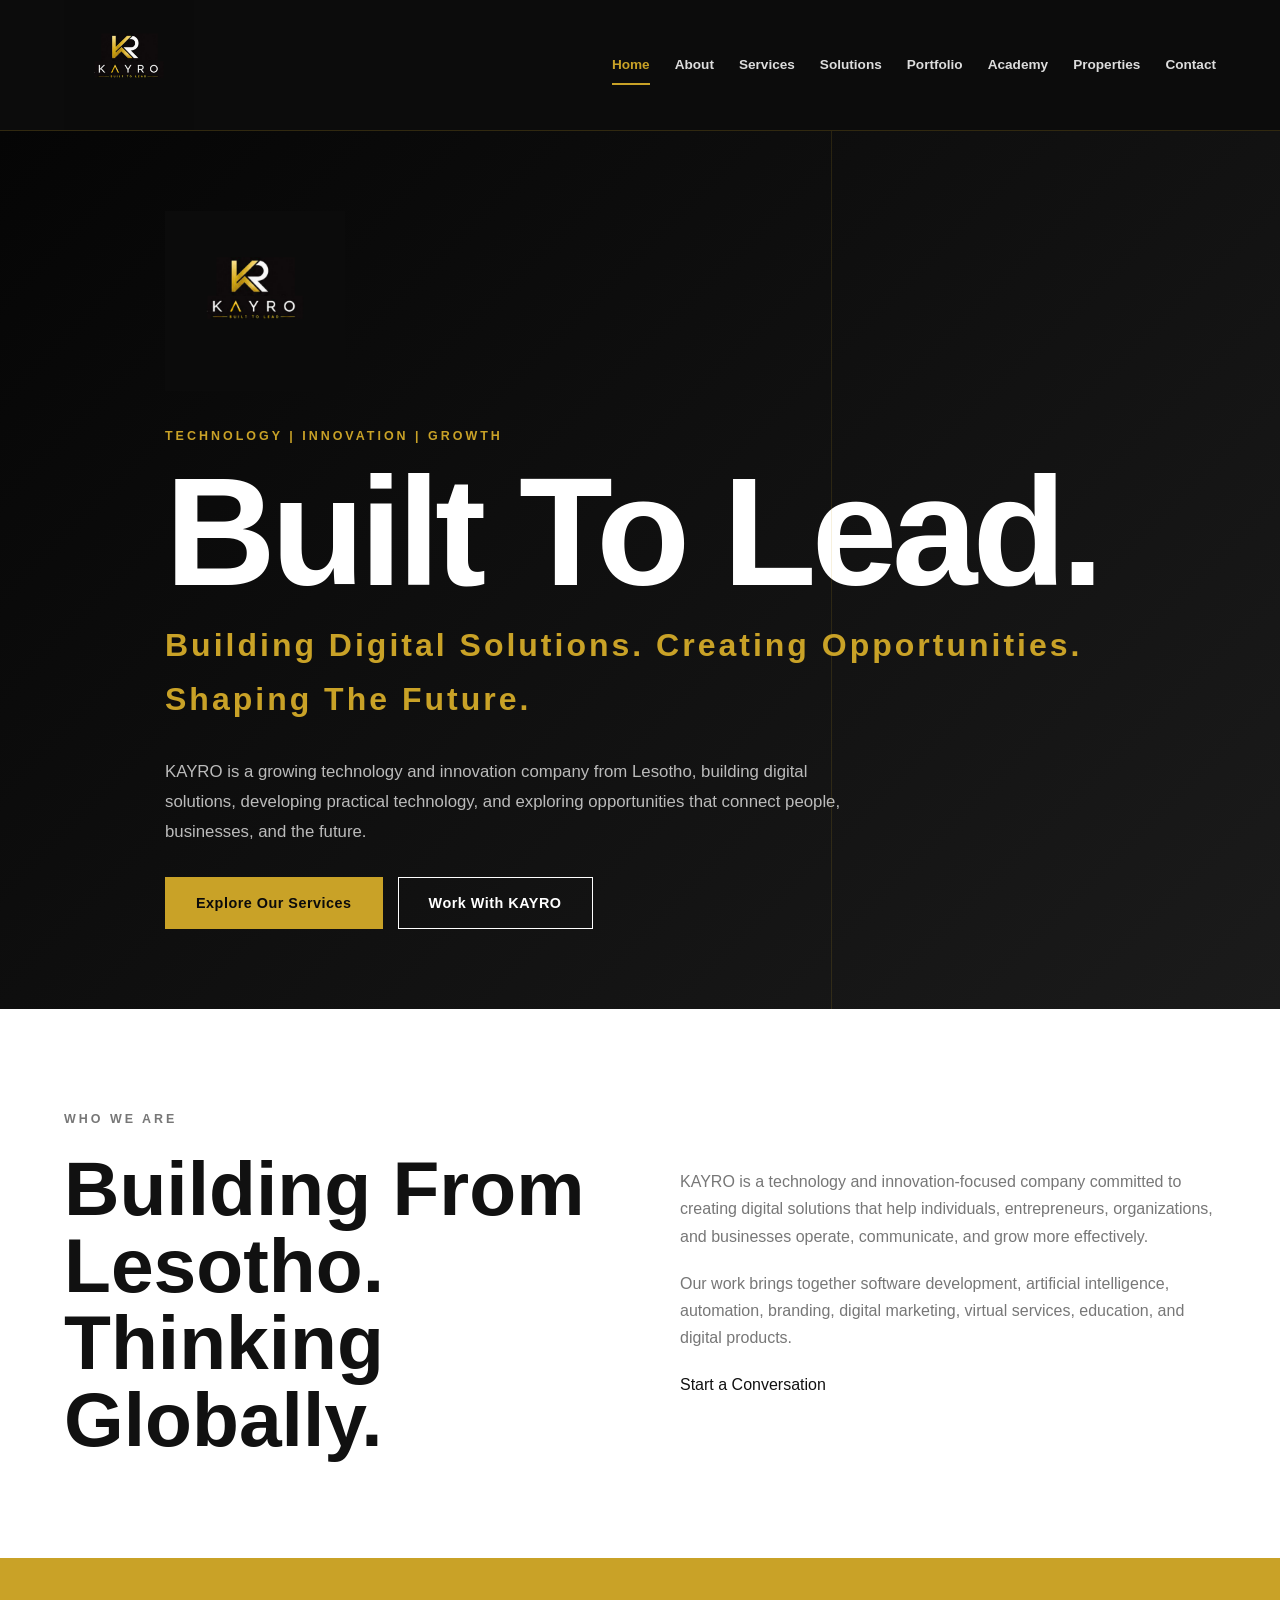
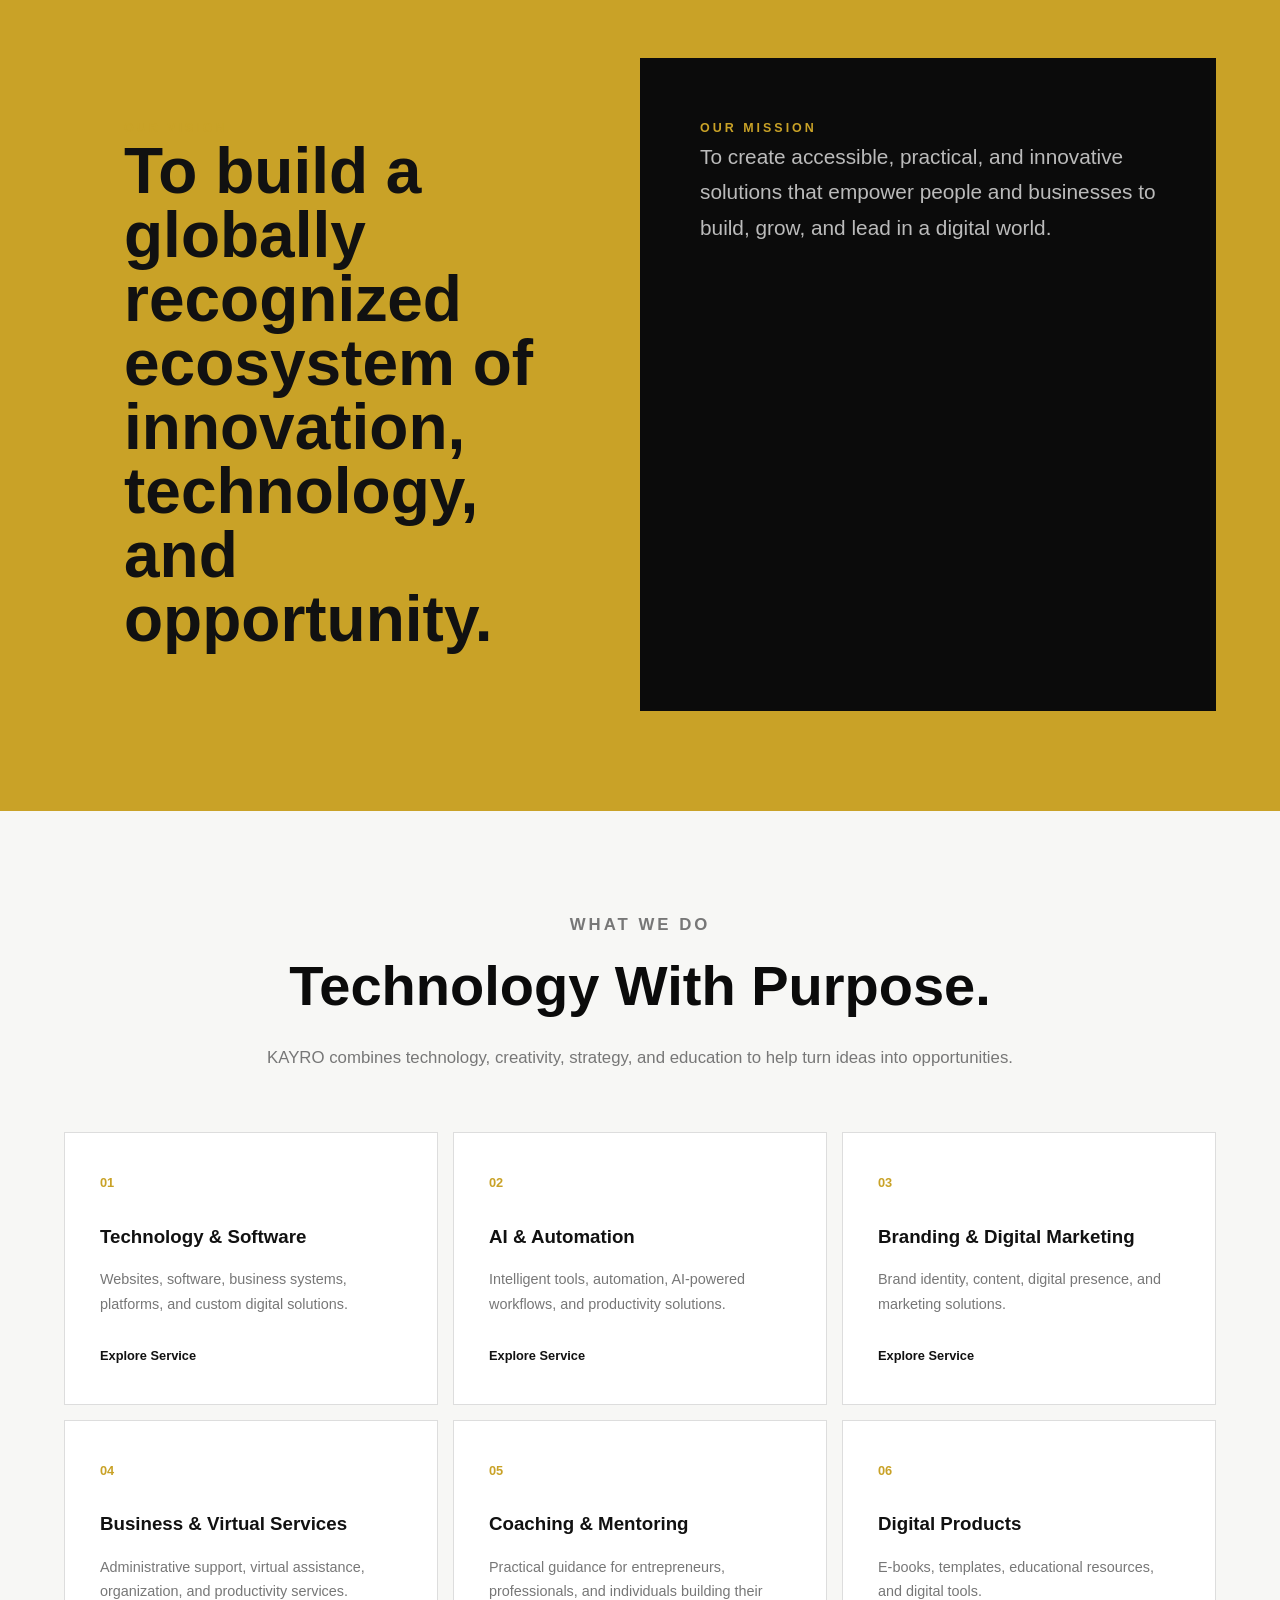
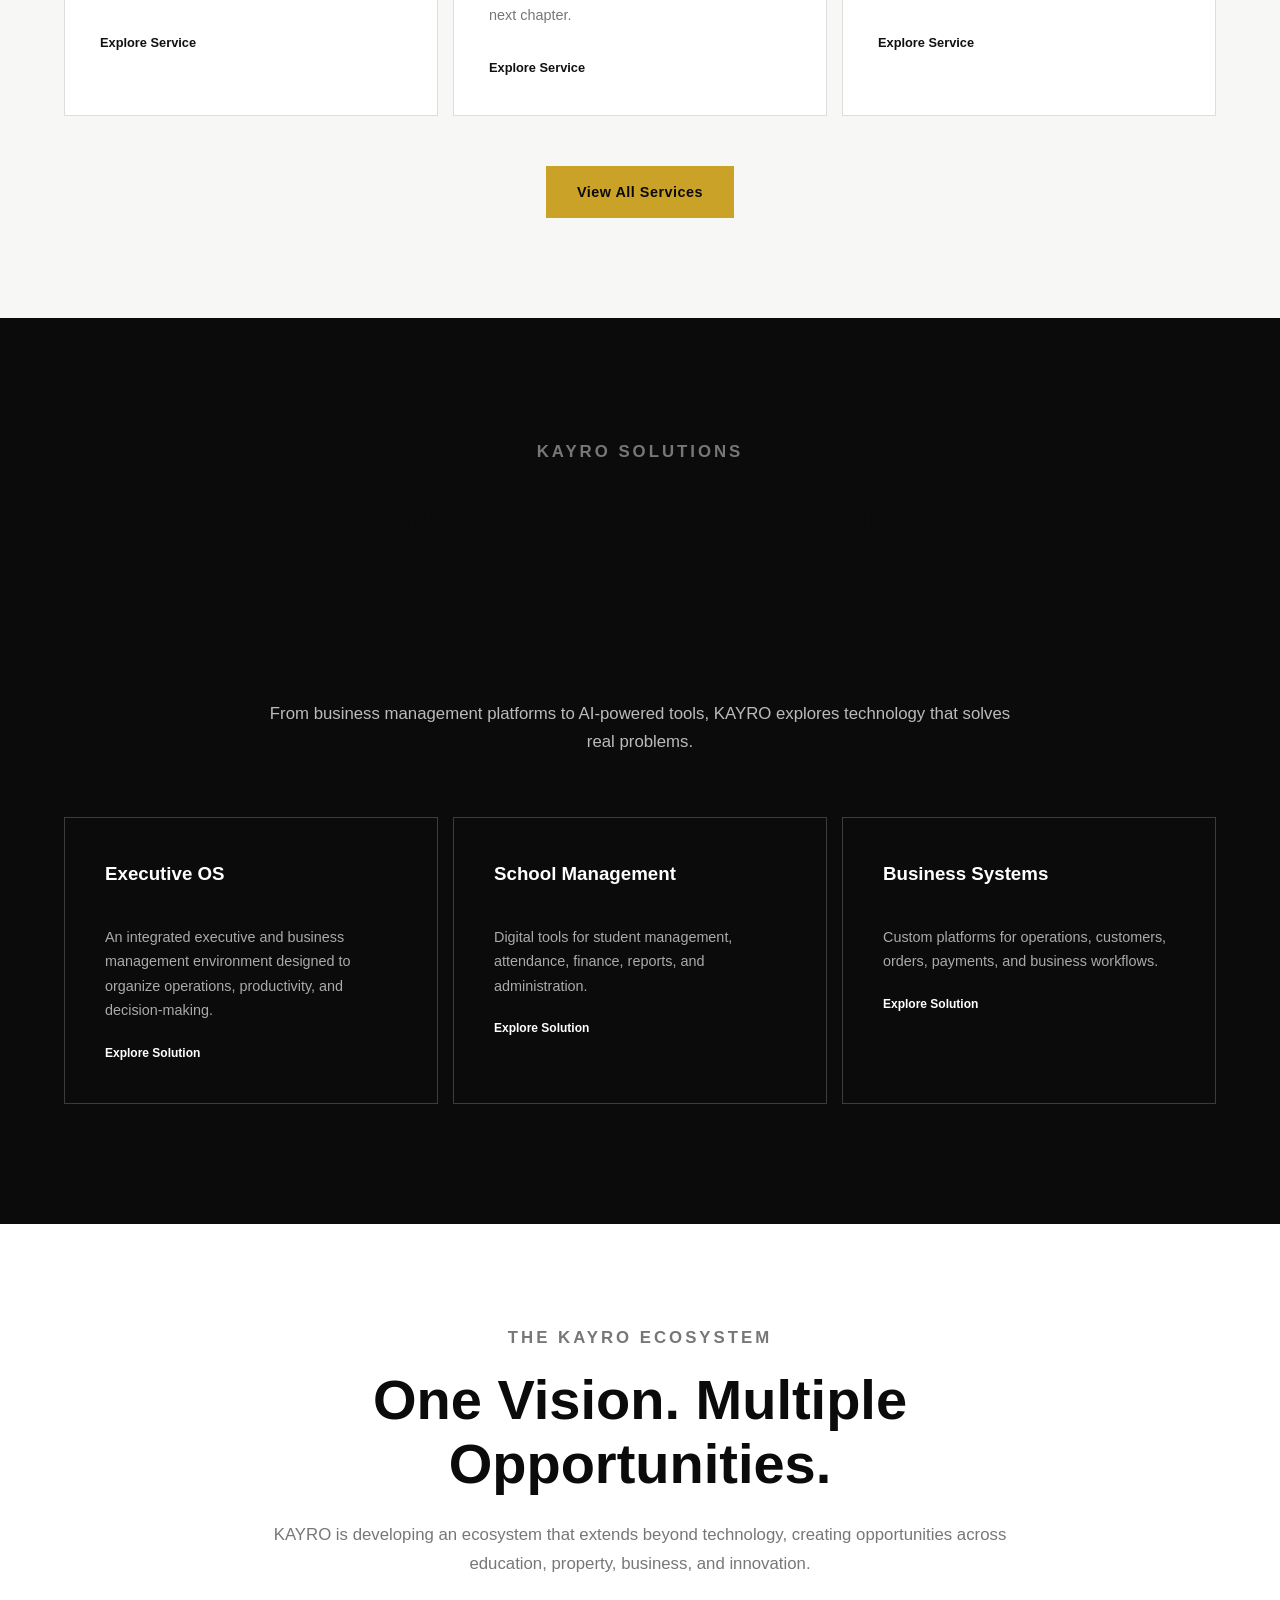
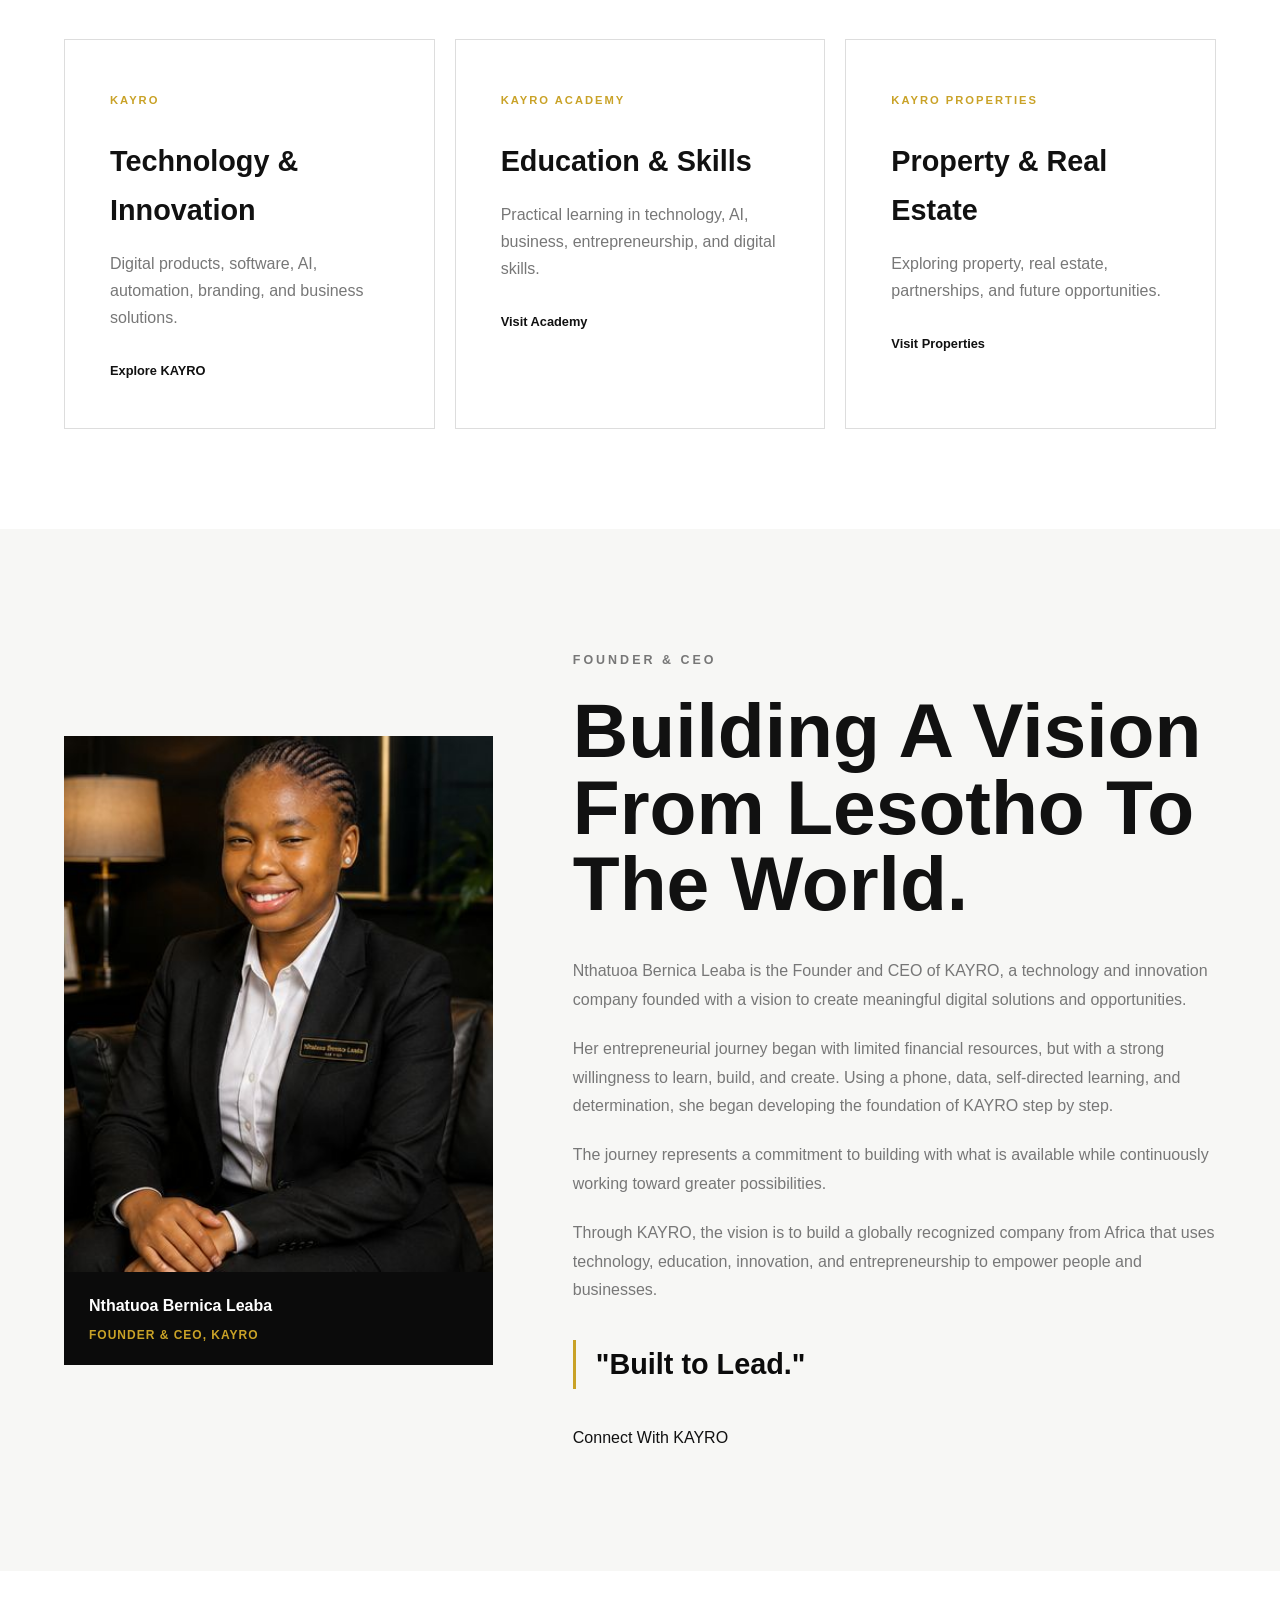
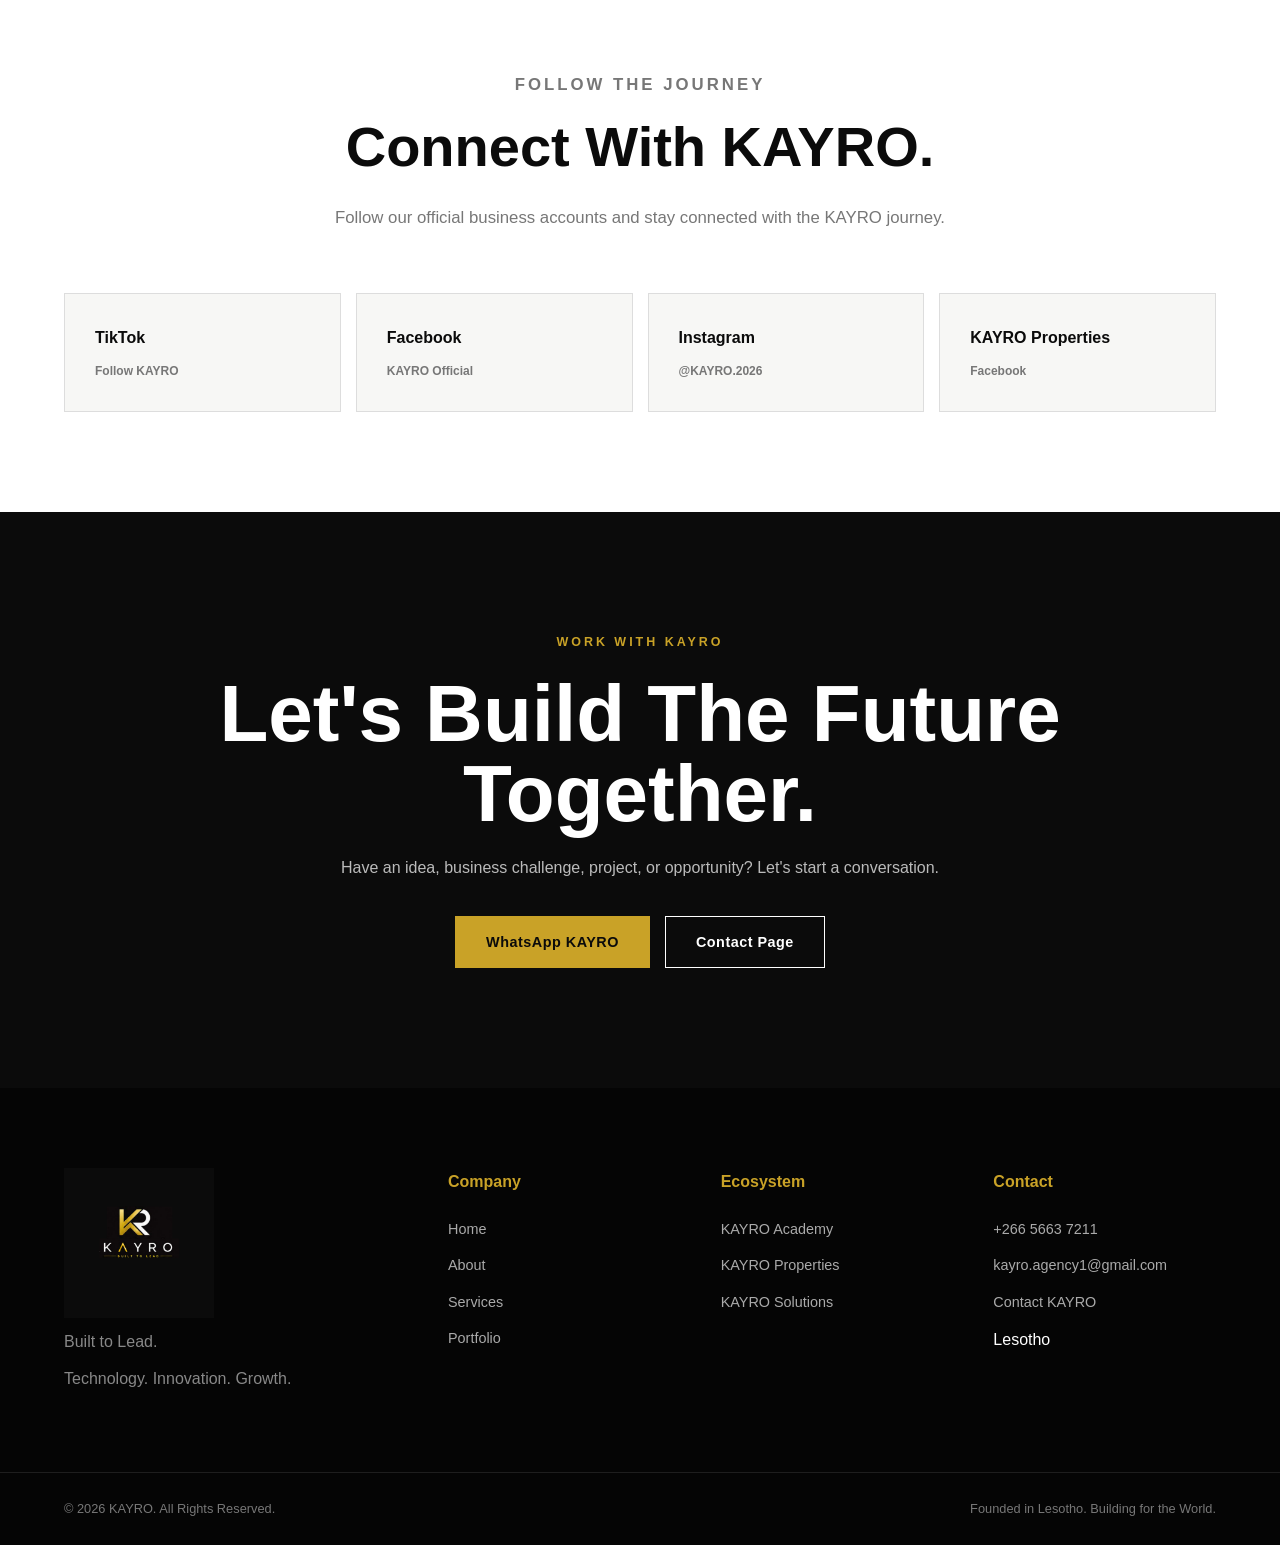
<file: index.html>
<!DOCTYPE html><html lang="en"><head><meta charset="UTF-8">

<meta
    name="viewport"
    content="width=device-width, initial-scale=1.0"
>

<title>
    KAYRO | Technology, Innovation & Growth
</title>

<meta
    name="description"
    content="KAYRO is a technology and innovation company from Lesotho building digital solutions, software, AI systems, branding, digital services, education, and future-focused ventures."
>

<meta
    name="keywords"
    content="KAYRO, Lesotho technology company, software development, AI, automation, digital marketing, KAYRO Academy, KAYRO Properties"
>

<link
    rel="stylesheet"
    href="style.css"
>

</head><body><!-- ==========================================
     HEADER
=========================================== --><header class="header"><div class="container nav-container">


    <a
        href="index.html"
        class="logo"
    >

        <img
            src="images/kayro-logo.png"
            alt="KAYRO Logo"
        >

    </a>


    <nav
        class="navbar"
        id="navbar"
    >

        <a
            href="index.html"
            class="active"
        >
            Home
        </a>

        <a href="#about">
            About
        </a>

        <a href="services.html">
            Services
        </a>

        <a href="solutions.html">
            Solutions
        </a>

        <a href="portfolio.html">
            Portfolio
        </a>

        <a href="academy.html">
            Academy
        </a>

        <a href="properties.html">
            Properties
        </a>

        <a href="contact.html">
            Contact
        </a>

    </nav>


    <button
        class="menu-btn"
        onclick="toggleMenu()"
    >

        Menu

    </button>


</div>

</header><!-- ==========================================
     HERO
=========================================== --><section class="hero"><div class="container hero-content">


    <div class="hero-logo">


        <img
            src="images/kayro-logo.png"
            alt="KAYRO"
        >


    </div>


    <p class="eyebrow">

        TECHNOLOGY | INNOVATION | GROWTH

    </p>


    <h1>

        Built To Lead.

    </h1>


    <p class="hero-subtitle">

        Building Digital Solutions.
        Creating Opportunities.
        Shaping The Future.

    </p>


    <p class="hero-description">

        KAYRO is a growing technology and
        innovation company from Lesotho,
        building digital solutions, developing
        practical technology, and exploring
        opportunities that connect people,
        businesses, and the future.

    </p>


    <div class="hero-buttons">


        <a
            href="services.html"
            class="btn primary"
        >

            Explore Our Services

        </a>


        <a
            href="contact.html"
            class="btn secondary"
        >

            Work With KAYRO

        </a>


    </div>


</div>

</section><!-- ==========================================
     WHO WE ARE
=========================================== --><section
    id="about"
    class="section about-section"
><div class="container">


    <div class="about-grid">


        <div>


            <p class="eyebrow">

                WHO WE ARE

            </p>


            <h2>

                Building From
                Lesotho.
                Thinking Globally.

            </h2>


        </div>


        <div>


            <p>

                KAYRO is a technology and
                innovation-focused company
                committed to creating digital
                solutions that help individuals,
                entrepreneurs, organizations,
                and businesses operate,
                communicate, and grow more
                effectively.

            </p>


            <p>

                Our work brings together software
                development, artificial intelligence,
                automation, branding, digital
                marketing, virtual services,
                education, and digital products.

            </p>


            <a
                href="contact.html"
                class="text-link"
            >

                Start a Conversation

            </a>


        </div>


    </div>


</div>

</section><!-- ==========================================
     VISION & MISSION
=========================================== --><section class="vision-section"><div class="container">


    <div class="vision-grid">


        <div class="vision-card">


            <p class="eyebrow">

                OUR VISION

            </p>


            <h2>

                To build a globally
                recognized ecosystem
                of innovation,
                technology, and
                opportunity.

            </h2>


        </div>



        <div class="vision-card dark-card">


            <p class="eyebrow">

                OUR MISSION

            </p>


            <p>

                To create accessible,
                practical, and innovative
                solutions that empower
                people and businesses to
                build, grow, and lead in a
                digital world.

            </p>


        </div>


    </div>


</div>

</section><!-- ==========================================
     SERVICES
=========================================== --><section class="section services-preview"><div class="container">


    <div class="section-heading">


        <p class="eyebrow">

            WHAT WE DO

        </p>


        <h2>

            Technology With
            Purpose.

        </h2>


        <p>

            KAYRO combines technology,
            creativity, strategy, and
            education to help turn ideas
            into opportunities.

        </p>


    </div>



    <div class="service-preview-grid">


        <a
            href="services.html#technology"
            class="service-preview-card"
        >

            <span>
                01
            </span>


            <h3>

                Technology &
                Software

            </h3>


            <p>

                Websites, software,
                business systems,
                platforms, and custom
                digital solutions.

            </p>


            <strong>

                Explore Service

            </strong>

        </a>



        <a
            href="services.html#ai"
            class="service-preview-card"
        >

            <span>
                02
            </span>


            <h3>

                AI &
                Automation

            </h3>


            <p>

                Intelligent tools,
                automation, AI-powered
                workflows, and productivity
                solutions.

            </p>


            <strong>

                Explore Service

            </strong>

        </a>



        <a
            href="services.html#branding"
            class="service-preview-card"
        >

            <span>
                03
            </span>


            <h3>

                Branding &
                Digital Marketing

            </h3>


            <p>

                Brand identity, content,
                digital presence, and
                marketing solutions.

            </p>


            <strong>

                Explore Service

            </strong>

        </a>



        <a
            href="services.html#virtual"
            class="service-preview-card"
        >

            <span>
                04
            </span>


            <h3>

                Business &
                Virtual Services

            </h3>


            <p>

                Administrative support,
                virtual assistance,
                organization, and
                productivity services.

            </p>


            <strong>

                Explore Service

            </strong>

        </a>



        <a
            href="services.html#coaching"
            class="service-preview-card"
        >

            <span>
                05
            </span>


            <h3>

                Coaching &
                Mentoring

            </h3>


            <p>

                Practical guidance for
                entrepreneurs, professionals,
                and individuals building
                their next chapter.

            </p>


            <strong>

                Explore Service

            </strong>

        </a>



        <a
            href="services.html#digital-products"
            class="service-preview-card"
        >

            <span>
                06
            </span>


            <h3>

                Digital Products

            </h3>


            <p>

                E-books, templates,
                educational resources,
                and digital tools.

            </p>


            <strong>

                Explore Service

            </strong>

        </a>


    </div>


    <div class="center-button">


        <a
            href="services.html"
            class="btn primary"
        >

            View All Services

        </a>


    </div>


</div>

</section><!-- ==========================================
     SOLUTIONS
=========================================== --><section class="solutions-preview"><div class="container">


    <div class="section-heading light-heading">


        <p class="eyebrow">

            KAYRO SOLUTIONS

        </p>


        <h2>

            We Don't Just Build
            Websites.
            We Build Systems.

        </h2>


        <p>

            From business management platforms
            to AI-powered tools, KAYRO explores
            technology that solves real problems.

        </p>


    </div>



    <div class="solution-grid">


        <a
            href="solutions.html"
            class="solution-card"
        >

            <h3>

                Executive OS

            </h3>


            <p>

                An integrated executive and
                business management environment
                designed to organize operations,
                productivity, and decision-making.

            </p>


            <span>

                Explore Solution

            </span>

        </a>



        <a
            href="solutions.html"
            class="solution-card"
        >

            <h3>

                School Management

            </h3>


            <p>

                Digital tools for student
                management, attendance,
                finance, reports, and
                administration.

            </p>


            <span>

                Explore Solution

            </span>

        </a>



        <a
            href="solutions.html"
            class="solution-card"
        >

            <h3>

                Business Systems

            </h3>


            <p>

                Custom platforms for
                operations, customers,
                orders, payments, and
                business workflows.

            </p>


            <span>

                Explore Solution

            </span>

        </a>


    </div>


</div>

</section><!-- ==========================================
     KAYRO ECOSYSTEM
=========================================== --><section
    id="ecosystem"
    class="section ecosystem-section"
><div class="container">


    <div class="section-heading">


        <p class="eyebrow">

            THE KAYRO ECOSYSTEM

        </p>


        <h2>

            One Vision.
            Multiple Opportunities.

        </h2>


        <p>

            KAYRO is developing an ecosystem
            that extends beyond technology,
            creating opportunities across
            education, property, business,
            and innovation.

        </p>


    </div>



    <div class="ecosystem-grid">


        <a
            href="index.html"
            class="ecosystem-card"
        >

            <span>

                KAYRO

            </span>


            <h3>

                Technology &
                Innovation

            </h3>


            <p>

                Digital products, software,
                AI, automation, branding,
                and business solutions.

            </p>


            <strong>

                Explore KAYRO

            </strong>

        </a>



        <a
            href="academy.html"
            class="ecosystem-card"
        >

            <span>

                KAYRO ACADEMY

            </span>


            <h3>

                Education &
                Skills

            </h3>


            <p>

                Practical learning in
                technology, AI, business,
                entrepreneurship, and
                digital skills.

            </p>


            <strong>

                Visit Academy

            </strong>

        </a>



        <a
            href="properties.html"
            class="ecosystem-card"
        >

            <span>

                KAYRO PROPERTIES

            </span>


            <h3>

                Property &
                Real Estate

            </h3>


            <p>

                Exploring property,
                real estate, partnerships,
                and future opportunities.

            </p>


            <strong>

                Visit Properties

            </strong>

        </a>


    </div>


</div>

</section><!-- ==========================================
     FOUNDER & CEO
=========================================== --><section class="founder-section"><div class="container">


    <div class="founder-grid">


        <!-- CEO PHOTO -->

        <div class="founder-image-wrapper">


            <img
                src="images/ceo.jpg"
                alt="Nthatuoa Bernica Leaba, Founder and CEO of KAYRO"
                class="founder-image"
            >


            <div class="founder-image-caption">


                <strong>

                    Nthatuoa Bernica Leaba

                </strong>


                <span>

                    Founder & CEO, KAYRO

                </span>


            </div>


        </div>



        <!-- CEO BIO -->

        <div class="founder-content">


            <p class="eyebrow">

                FOUNDER & CEO

            </p>


            <h2>

                Building A Vision
                From Lesotho
                To The World.

            </h2>


            <p>

                Nthatuoa Bernica Leaba is the
                Founder and CEO of KAYRO, a
                technology and innovation
                company founded with a vision
                to create meaningful digital
                solutions and opportunities.

            </p>


            <p>

                Her entrepreneurial journey
                began with limited financial
                resources, but with a strong
                willingness to learn, build,
                and create. Using a phone,
                data, self-directed learning,
                and determination, she began
                developing the foundation
                of KAYRO step by step.

            </p>


            <p>

                The journey represents a
                commitment to building with
                what is available while
                continuously working toward
                greater possibilities.

            </p>


            <p>

                Through KAYRO, the vision is
                to build a globally recognized
                company from Africa that uses
                technology, education,
                innovation, and entrepreneurship
                to empower people and businesses.

            </p>


            <blockquote>

                "Built to Lead."

            </blockquote>


            <a
                href="contact.html"
                class="text-link"
            >

                Connect With KAYRO

            </a>


        </div>


    </div>


</div>

</section><!-- ==========================================
     SOCIAL MEDIA
=========================================== --><section class="social-home"><div class="container">


    <div class="section-heading">


        <p class="eyebrow">

            FOLLOW THE JOURNEY

        </p>


        <h2>

            Connect With KAYRO.

        </h2>


        <p>

            Follow our official business
            accounts and stay connected
            with the KAYRO journey.

        </p>


    </div>



    <div class="social-home-grid">


        <a
            href="https://vm.tiktok.com/ZS9jK4d6w2K8U-erris/"
            target="_blank"
            rel="noopener noreferrer"
        >

            TikTok

            <span>
                Follow KAYRO
            </span>

        </a>



        <a
            href="https://www.facebook.com/profile.php?id=61577174147157"
            target="_blank"
            rel="noopener noreferrer"
        >

            Facebook

            <span>
                KAYRO Official
            </span>

        </a>



        <a
            href="https://www.instagram.com/kayro.2026?igsh=dzM4M2kwNjJseW1k"
            target="_blank"
            rel="noopener noreferrer"
        >

            Instagram

            <span>
                @KAYRO.2026
            </span>

        </a>



        <a
            href="https://www.facebook.com/profile.php?id=61592011611904"
            target="_blank"
            rel="noopener noreferrer"
        >

            KAYRO Properties

            <span>
                Facebook
            </span>

        </a>


    </div>


</div>

</section><!-- ==========================================
     CONTACT CTA
=========================================== --><section class="cta"><div class="container">


    <p class="eyebrow">

        WORK WITH KAYRO

    </p>


    <h2>

        Let's Build
        The Future Together.

    </h2>


    <p>

        Have an idea, business challenge,
        project, or opportunity?
        Let's start a conversation.

    </p>


    <div class="cta-buttons">


        <a
            href="https://wa.me/26656637211?text=Hello%20KAYRO,%20I%20would%20like%20to%20discuss%20a%20project."
            class="btn primary"
            target="_blank"
            rel="noopener noreferrer"
        >

            WhatsApp KAYRO

        </a>


        <a
            href="contact.html"
            class="btn secondary"
        >

            Contact Page

        </a>


    </div>


</div>

</section><!-- ==========================================
     FOOTER
=========================================== --><footer><div class="container footer-container">


    <div class="footer-brand">


        <a
            href="index.html"
            class="footer-logo"
        >

            <img
                src="images/kayro-logo.png"
                alt="KAYRO Logo"
            >

        </a>


        <p>

            Built to Lead.

        </p>


        <p>

            Technology.
            Innovation.
            Growth.

        </p>


    </div>



    <div class="footer-links">


        <h4>
            Company
        </h4>


        <a href="index.html">
            Home
        </a>


        <a href="#about">
            About
        </a>


        <a href="services.html">
            Services
        </a>


        <a href="portfolio.html">
            Portfolio
        </a>


    </div>



    <div class="footer-links">


        <h4>
            Ecosystem
        </h4>


        <a href="academy.html">
            KAYRO Academy
        </a>


        <a href="properties.html">
            KAYRO Properties
        </a>


        <a href="solutions.html">
            KAYRO Solutions
        </a>


    </div>



    <div class="footer-contact">


        <h4>
            Contact
        </h4>


        <a
            href="https://wa.me/26656637211"
            target="_blank"
            rel="noopener noreferrer"
        >

            +266 5663 7211

        </a>


        <a
            href="mailto:kayro.agency1@gmail.com"
        >

            kayro.agency1@gmail.com

        </a>


        <a
            href="contact.html"
        >

            Contact KAYRO

        </a>


        <p>

            Lesotho

        </p>


    </div>


</div>



<div class="footer-bottom">


    <p>

        © 2026 KAYRO.
        All Rights Reserved.

    </p>


    <p>

        Founded in Lesotho.
        Building for the World.

    </p>


</div>

</footer><script
    src="script.js"
></script></body></html>
</file>
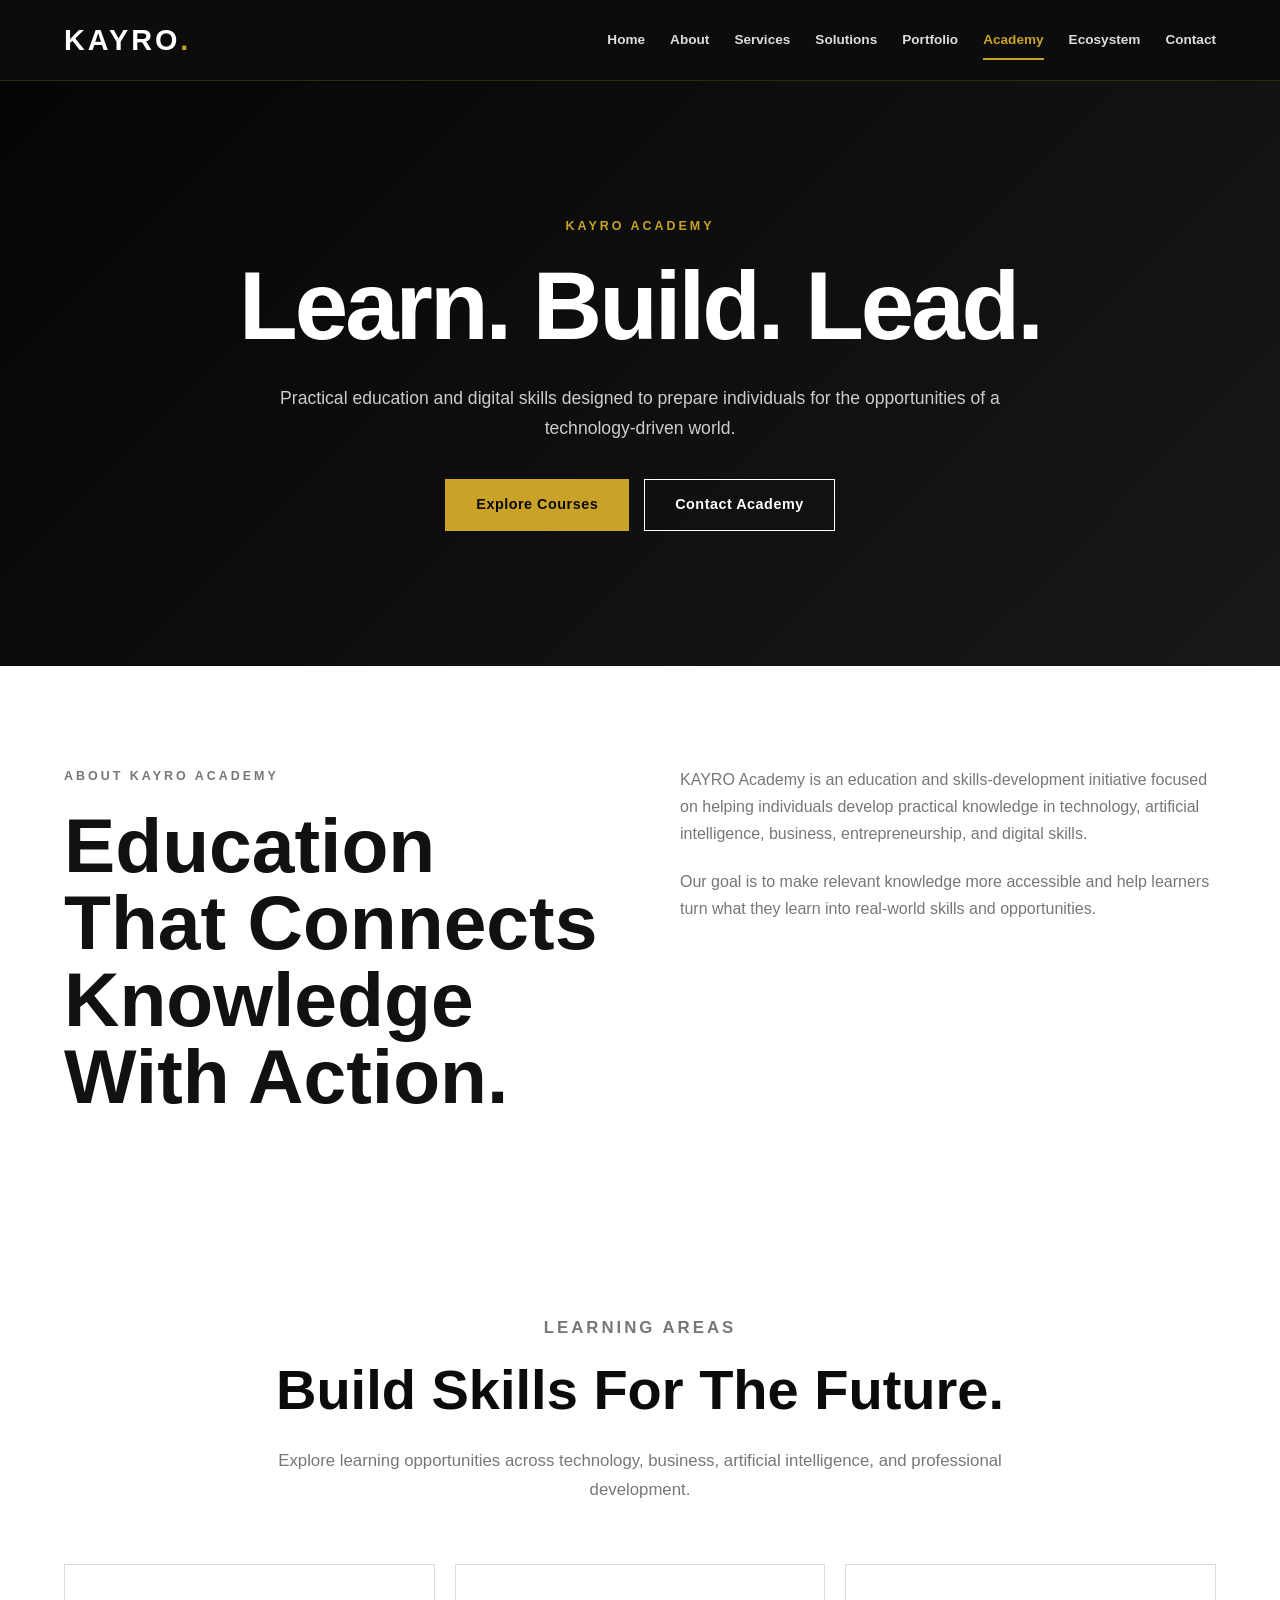
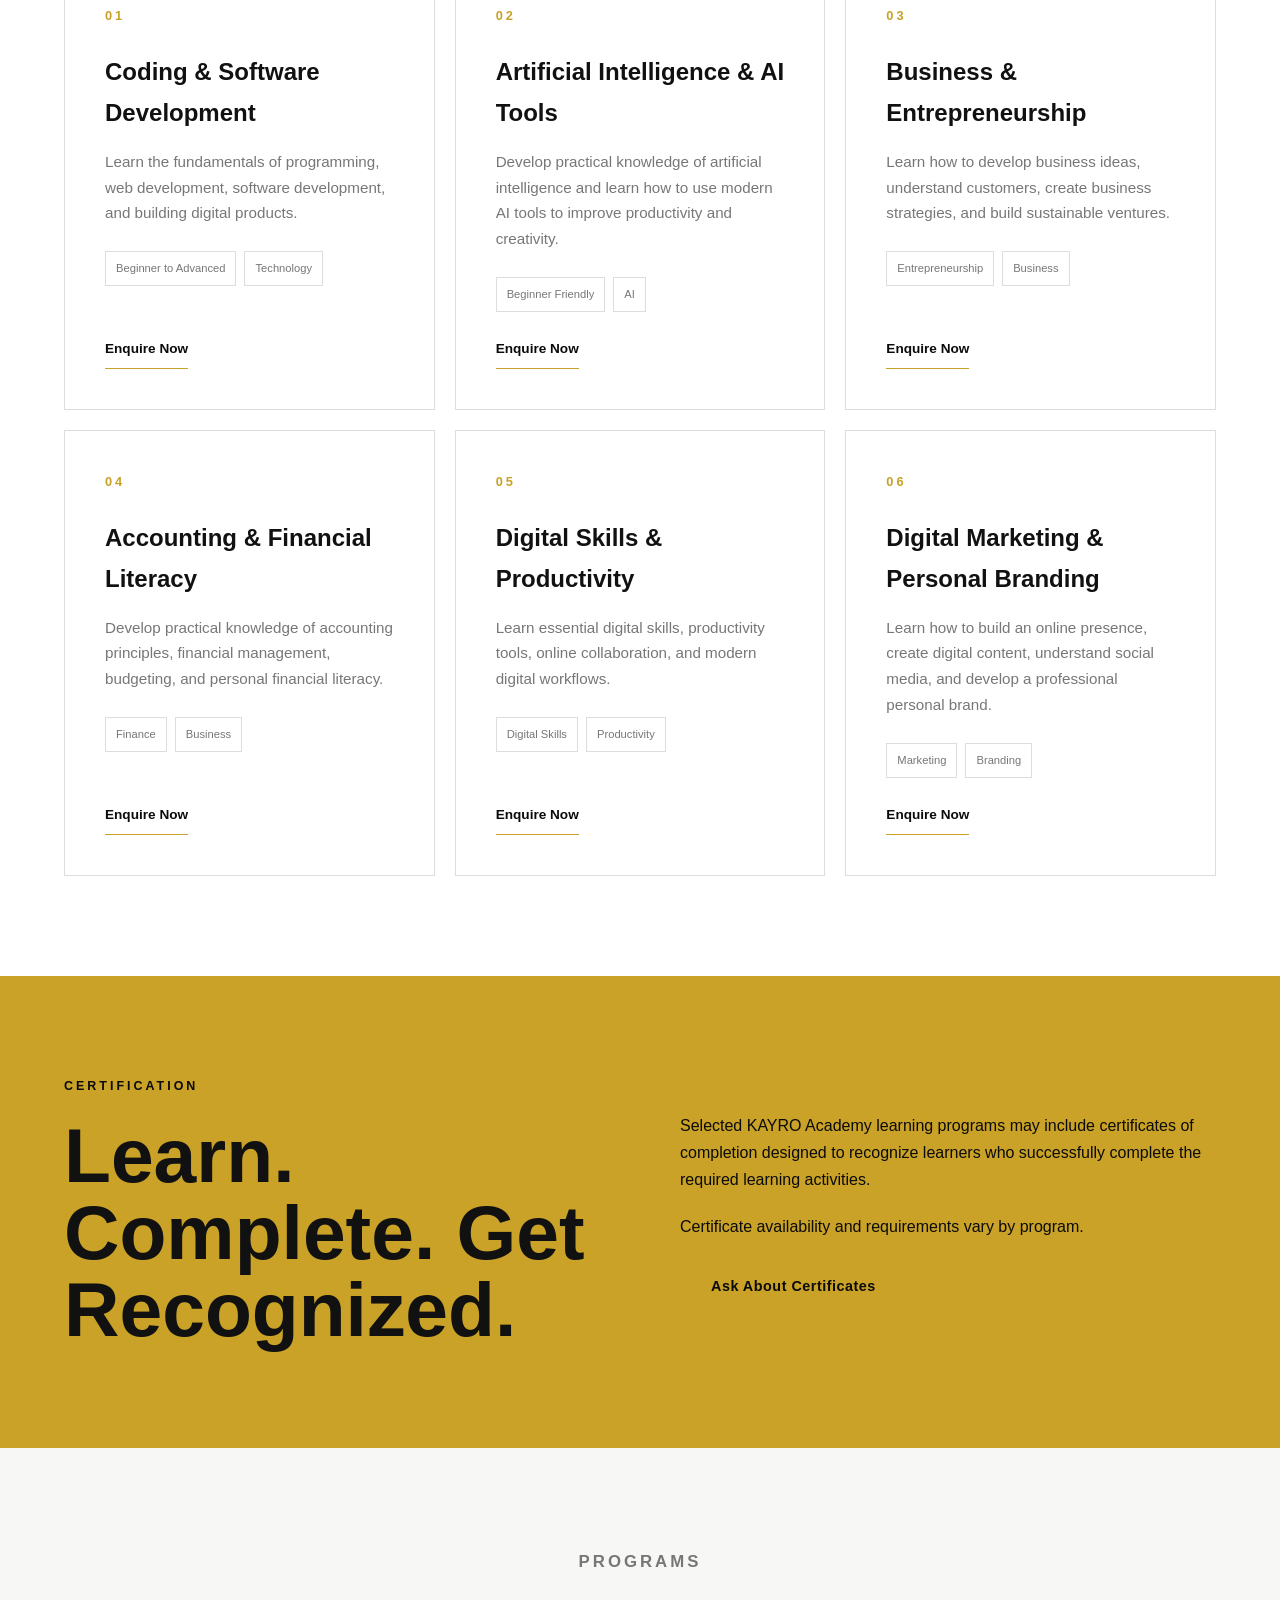
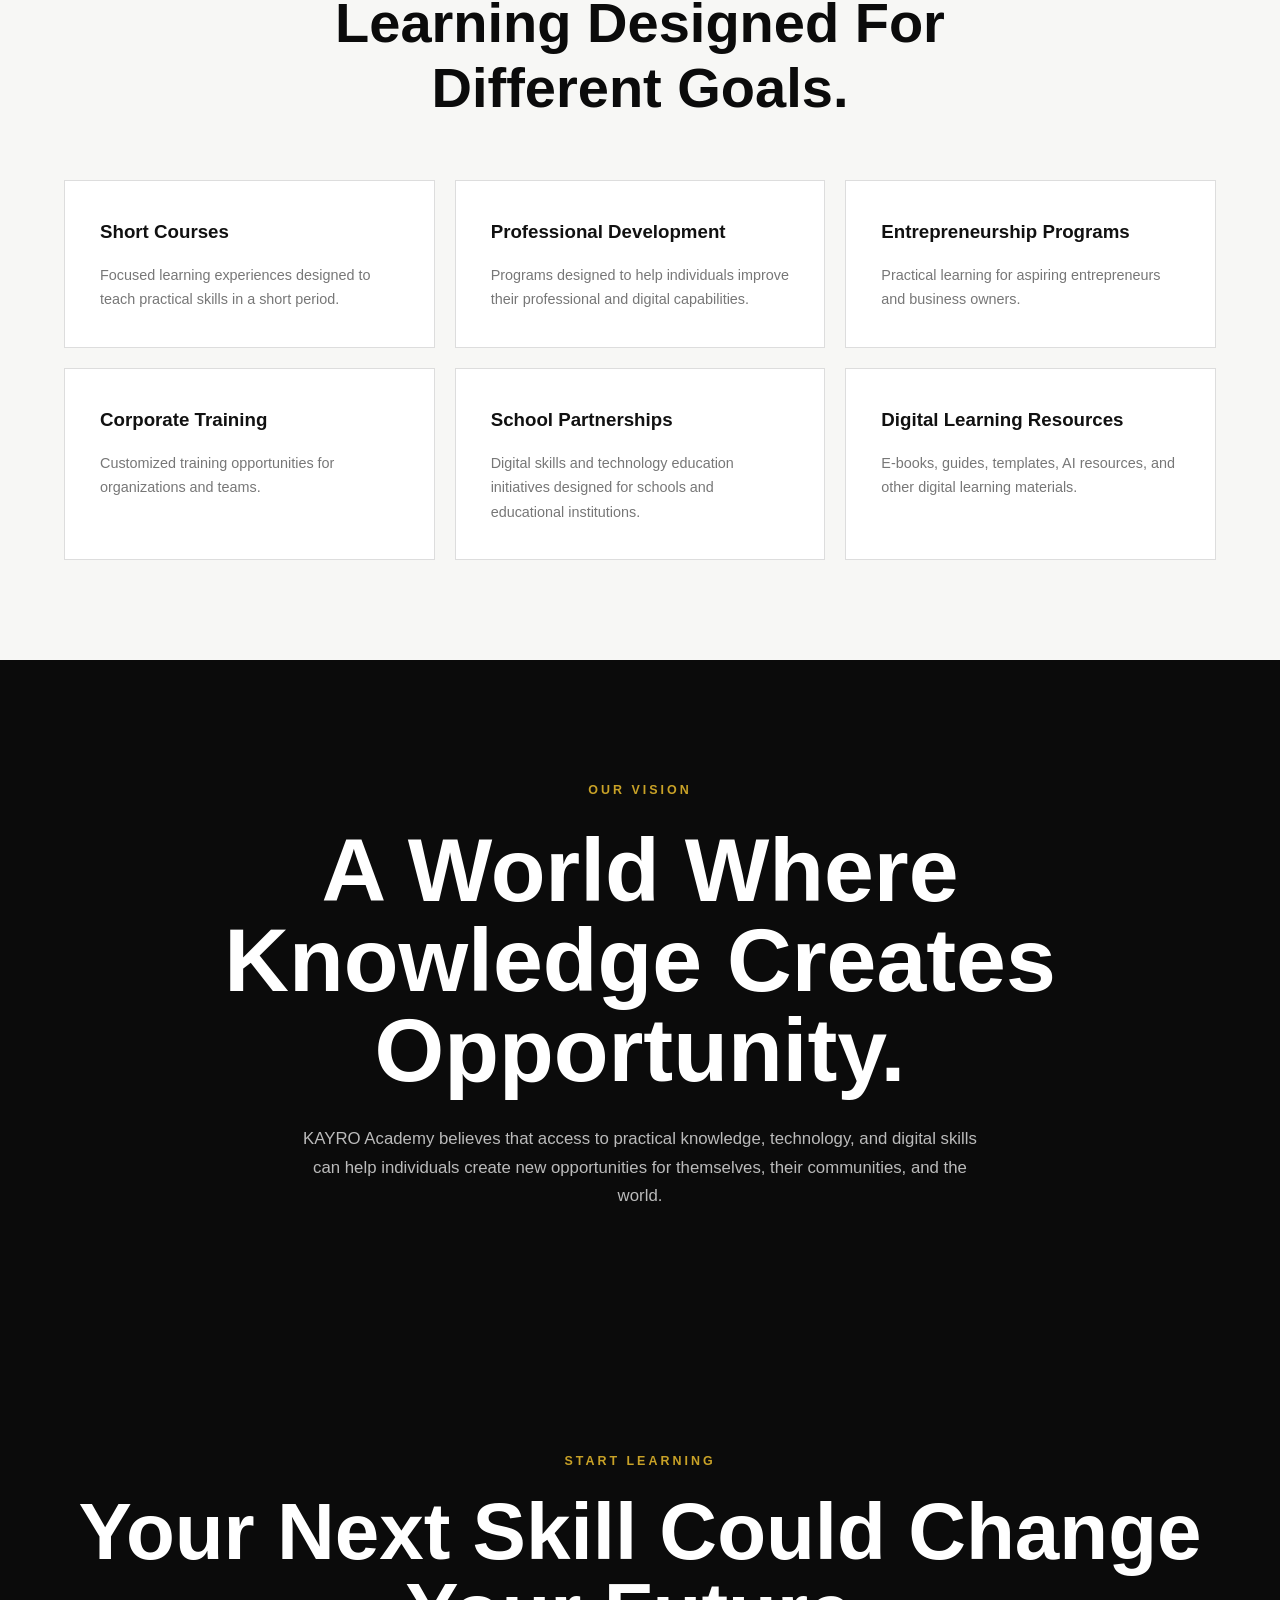
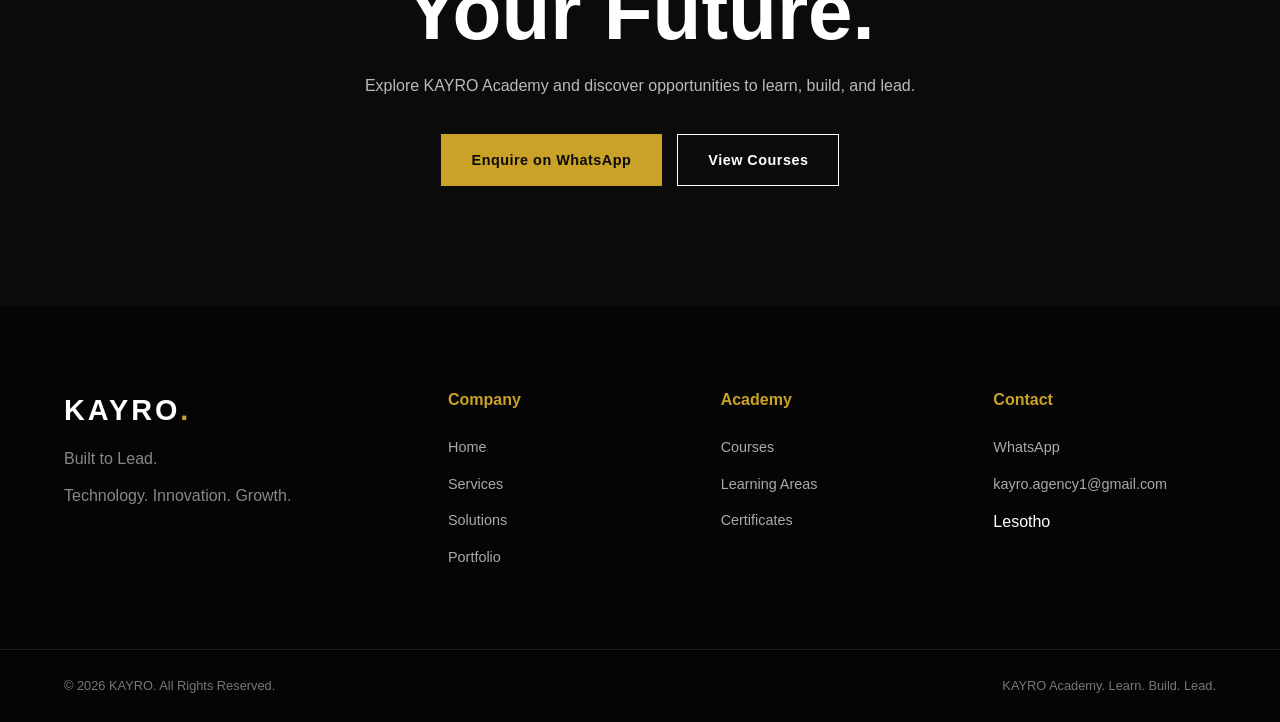
<file: academy.html>
<!DOCTYPE html>
<html lang="en">

<head>

    <meta charset="UTF-8">

    <meta
        name="viewport"
        content="width=device-width, initial-scale=1.0"
    >

    <title>
        KAYRO Academy | Learn. Build. Lead.
    </title>

    <meta
        name="description"
        content="KAYRO Academy provides practical digital skills, technology, AI, business, entrepreneurship, and professional development learning opportunities."
    >

    <link
        rel="stylesheet"
        href="style.css"
    >

</head>


<body>


<!-- ==========================================
     HEADER
=========================================== -->

<header class="header">

    <div class="container nav-container">


        <a
            href="index.html"
            class="logo"
        >

            KAYRO<span>.</span>

        </a>


        <nav
            class="navbar"
            id="navbar"
        >

            <a href="index.html">
                Home
            </a>

            <a href="index.html#about">
                About
            </a>

            <a href="services.html">
                Services
            </a>

            <a href="solutions.html">
                Solutions
            </a>

            <a href="portfolio.html">
                Portfolio
            </a>

            <a
                href="academy.html"
                class="active"
            >
                Academy
            </a>

            <a href="index.html#ecosystem">
                Ecosystem
            </a>

            <a href="contact.html">
                Contact
            </a>

        </nav>


        <button
            class="menu-btn"
            onclick="toggleMenu()"
        >

            Menu

        </button>


    </div>

</header>



<!-- ==========================================
     ACADEMY HERO
=========================================== -->

<section class="page-hero academy-hero">


    <div class="container">


        <p class="eyebrow">

            KAYRO ACADEMY

        </p>


        <h1>

            Learn.
            Build.
            Lead.

        </h1>


        <p>

            Practical education and digital skills
            designed to prepare individuals for
            the opportunities of a technology-driven
            world.

        </p>


        <div class="hero-buttons">


            <a
                href="#courses"
                class="btn primary"
            >

                Explore Courses

            </a>


            <a
                href="https://wa.me/26656637211?text=Hello%20KAYRO%20Academy,%20I%20would%20like%20to%20learn%20more%20about%20your%20courses."
                class="btn secondary"
                target="_blank"
                rel="noopener noreferrer"
            >

                Contact Academy

            </a>


        </div>


    </div>


</section>



<!-- ==========================================
     ABOUT ACADEMY
=========================================== -->

<section class="section academy-about">


    <div class="container">


        <div class="academy-about-grid">


            <div>


                <p class="eyebrow">

                    ABOUT KAYRO ACADEMY

                </p>


                <h2>

                    Education That
                    Connects Knowledge
                    With Action.

                </h2>


            </div>


            <div>


                <p>

                    KAYRO Academy is an education
                    and skills-development initiative
                    focused on helping individuals
                    develop practical knowledge in
                    technology, artificial intelligence,
                    business, entrepreneurship, and
                    digital skills.

                </p>


                <p>

                    Our goal is to make relevant
                    knowledge more accessible and
                    help learners turn what they learn
                    into real-world skills and
                    opportunities.

                </p>


            </div>


        </div>


    </div>


</section>



<!-- ==========================================
     LEARNING AREAS
=========================================== -->

<section
    id="courses"
    class="section courses"
>


    <div class="container">


        <div class="section-heading">


            <p class="eyebrow">

                LEARNING AREAS

            </p>


            <h2>

                Build Skills
                For The Future.

            </h2>


            <p>

                Explore learning opportunities
                across technology, business,
                artificial intelligence, and
                professional development.

            </p>


        </div>



        <div class="course-grid">



            <!-- COURSE 01 -->

            <article class="course-card">


                <span class="course-number">
                    01
                </span>


                <h3>

                    Coding &
                    Software Development

                </h3>


                <p>

                    Learn the fundamentals of
                    programming, web development,
                    software development, and
                    building digital products.

                </p>


                <div class="course-meta">

                    <span>
                        Beginner to Advanced
                    </span>

                    <span>
                        Technology
                    </span>

                </div>


                <a
                    href="https://wa.me/26656637211?text=I%20am%20interested%20in%20the%20Coding%20and%20Software%20Development%20courses."
                    target="_blank"
                    rel="noopener noreferrer"
                >

                    Enquire Now

                </a>


            </article>



            <!-- COURSE 02 -->

            <article class="course-card">


                <span class="course-number">
                    02
                </span>


                <h3>

                    Artificial Intelligence
                    & AI Tools

                </h3>


                <p>

                    Develop practical knowledge of
                    artificial intelligence and learn
                    how to use modern AI tools to
                    improve productivity and creativity.

                </p>


                <div class="course-meta">

                    <span>
                        Beginner Friendly
                    </span>

                    <span>
                        AI
                    </span>

                </div>


                <a
                    href="https://wa.me/26656637211?text=I%20am%20interested%20in%20the%20AI%20courses%20at%20KAYRO%20Academy."
                    target="_blank"
                    rel="noopener noreferrer"
                >

                    Enquire Now

                </a>


            </article>



            <!-- COURSE 03 -->

            <article class="course-card">


                <span class="course-number">
                    03
                </span>


                <h3>

                    Business &
                    Entrepreneurship

                </h3>


                <p>

                    Learn how to develop business
                    ideas, understand customers,
                    create business strategies,
                    and build sustainable ventures.

                </p>


                <div class="course-meta">

                    <span>
                        Entrepreneurship
                    </span>

                    <span>
                        Business
                    </span>

                </div>


                <a
                    href="https://wa.me/26656637211?text=I%20am%20interested%20in%20Business%20and%20Entrepreneurship%20courses."
                    target="_blank"
                    rel="noopener noreferrer"
                >

                    Enquire Now

                </a>


            </article>



            <!-- COURSE 04 -->

            <article class="course-card">


                <span class="course-number">
                    04
                </span>


                <h3>

                    Accounting &
                    Financial Literacy

                </h3>


                <p>

                    Develop practical knowledge of
                    accounting principles, financial
                    management, budgeting, and
                    personal financial literacy.

                </p>


                <div class="course-meta">

                    <span>
                        Finance
                    </span>

                    <span>
                        Business
                    </span>

                </div>


                <a
                    href="https://wa.me/26656637211?text=I%20am%20interested%20in%20the%20Accounting%20courses."
                    target="_blank"
                    rel="noopener noreferrer"
                >

                    Enquire Now

                </a>


            </article>



            <!-- COURSE 05 -->

            <article class="course-card">


                <span class="course-number">
                    05
                </span>


                <h3>

                    Digital Skills
                    & Productivity

                </h3>


                <p>

                    Learn essential digital skills,
                    productivity tools, online
                    collaboration, and modern
                    digital workflows.

                </p>


                <div class="course-meta">

                    <span>
                        Digital Skills
                    </span>

                    <span>
                        Productivity
                    </span>

                </div>


                <a
                    href="https://wa.me/26656637211?text=I%20am%20interested%20in%20Digital%20Skills%20courses."
                    target="_blank"
                    rel="noopener noreferrer"
                >

                    Enquire Now

                </a>


            </article>



            <!-- COURSE 06 -->

            <article class="course-card">


                <span class="course-number">
                    06
                </span>


                <h3>

                    Digital Marketing
                    & Personal Branding

                </h3>


                <p>

                    Learn how to build an online
                    presence, create digital content,
                    understand social media, and
                    develop a professional personal brand.

                </p>


                <div class="course-meta">

                    <span>
                        Marketing
                    </span>

                    <span>
                        Branding
                    </span>

                </div>


                <a
                    href="https://wa.me/26656637211?text=I%20am%20interested%20in%20Digital%20Marketing%20and%20Personal%20Branding%20courses."
                    target="_blank"
                    rel="noopener noreferrer"
                >

                    Enquire Now

                </a>


            </article>



        </div>


    </div>


</section>



<!-- ==========================================
     CERTIFICATION
=========================================== -->

<section class="section certification">


    <div class="container">


        <div class="certification-grid">


            <div>


                <p class="eyebrow">

                    CERTIFICATION

                </p>


                <h2>

                    Learn.
                    Complete.
                    Get Recognized.

                </h2>


            </div>


            <div>


                <p>

                    Selected KAYRO Academy learning
                    programs may include certificates
                    of completion designed to recognize
                    learners who successfully complete
                    the required learning activities.

                </p>


                <p>

                    Certificate availability and
                    requirements vary by program.

                </p>


                <a
                    href="https://wa.me/26656637211?text=I%20would%20like%20to%20learn%20more%20about%20KAYRO%20Academy%20certificates."
                    class="btn primary"
                    target="_blank"
                    rel="noopener noreferrer"
                >

                    Ask About Certificates

                </a>


            </div>


        </div>


    </div>


</section>



<!-- ==========================================
     ACADEMY PROGRAMS
=========================================== -->

<section class="section programs">


    <div class="container">


        <div class="section-heading">


            <p class="eyebrow">

                PROGRAMS

            </p>


            <h2>

                Learning Designed
                For Different Goals.

            </h2>


        </div>



        <div class="program-grid">


            <div class="program-card">


                <h3>

                    Short Courses

                </h3>


                <p>

                    Focused learning experiences
                    designed to teach practical
                    skills in a short period.

                </p>


            </div>



            <div class="program-card">


                <h3>

                    Professional Development

                </h3>


                <p>

                    Programs designed to help
                    individuals improve their
                    professional and digital capabilities.

                </p>


            </div>



            <div class="program-card">


                <h3>

                    Entrepreneurship Programs

                </h3>


                <p>

                    Practical learning for aspiring
                    entrepreneurs and business owners.

                </p>


            </div>



            <div class="program-card">


                <h3>

                    Corporate Training

                </h3>


                <p>

                    Customized training opportunities
                    for organizations and teams.

                </p>


            </div>



            <div class="program-card">


                <h3>

                    School Partnerships

                </h3>


                <p>

                    Digital skills and technology
                    education initiatives designed
                    for schools and educational institutions.

                </p>


            </div>



            <div class="program-card">


                <h3>

                    Digital Learning Resources

                </h3>


                <p>

                    E-books, guides, templates,
                    AI resources, and other digital
                    learning materials.

                </p>


            </div>


        </div>


    </div>


</section>



<!-- ==========================================
     KAYRO ACADEMY VISION
=========================================== -->

<section class="academy-vision">


    <div class="container">


        <p class="eyebrow">

            OUR VISION

        </p>


        <h2>

            A World Where
            Knowledge Creates
            Opportunity.

        </h2>


        <p>

            KAYRO Academy believes that access
            to practical knowledge, technology,
            and digital skills can help individuals
            create new opportunities for themselves,
            their communities, and the world.

        </p>


    </div>


</section>



<!-- ==========================================
     CTA
=========================================== -->

<section class="cta">


    <div class="container">


        <p class="eyebrow">

            START LEARNING

        </p>


        <h2>

            Your Next Skill
            Could Change Your Future.

        </h2>


        <p>

            Explore KAYRO Academy and discover
            opportunities to learn, build,
            and lead.

        </p>


        <div class="cta-buttons">


            <a
                href="https://wa.me/26656637211?text=Hello%20KAYRO%20Academy,%20I%20want%20to%20start%20learning."
                class="btn primary"
                target="_blank"
                rel="noopener noreferrer"
            >

                Enquire on WhatsApp

            </a>


            <a
                href="#courses"
                class="btn secondary"
            >

                View Courses

            </a>


        </div>


    </div>


</section>



<!-- ==========================================
     FOOTER
=========================================== -->

<footer>


    <div class="container footer-container">


        <div class="footer-brand">


            <a
                href="index.html"
                class="logo"
            >

                KAYRO<span>.</span>

            </a>


            <p>

                Built to Lead.

            </p>


            <p>

                Technology.
                Innovation.
                Growth.

            </p>


        </div>



        <div class="footer-links">


            <h4>
                Company
            </h4>


            <a href="index.html">
                Home
            </a>


            <a href="services.html">
                Services
            </a>


            <a href="solutions.html">
                Solutions
            </a>


            <a href="portfolio.html">
                Portfolio
            </a>


        </div>



        <div class="footer-links">


            <h4>
                Academy
            </h4>


            <a href="academy.html">
                Courses
            </a>


            <a href="#courses">
                Learning Areas
            </a>


            <a href="#courses">
    Certificates
</a>


        </div>



        <div class="footer-contact">


            <h4>
                Contact
            </h4>


            <a
                href="https://wa.me/26656637211"
                target="_blank"
                rel="noopener noreferrer"
            >

                WhatsApp

            </a>


            <a
                href="mailto:kayro.agency1@gmail.com"
            >

                kayro.agency1@gmail.com

            </a>


            <p>

                Lesotho

            </p>


        </div>


    </div>



    <div class="footer-bottom">


        <p>

            © 2026 KAYRO.
            All Rights Reserved.

        </p>


        <p>

            KAYRO Academy.
            Learn. Build. Lead.

        </p>


    </div>


</footer>



<script
    src="script.js"
></script>


</body>

</html>
</file>
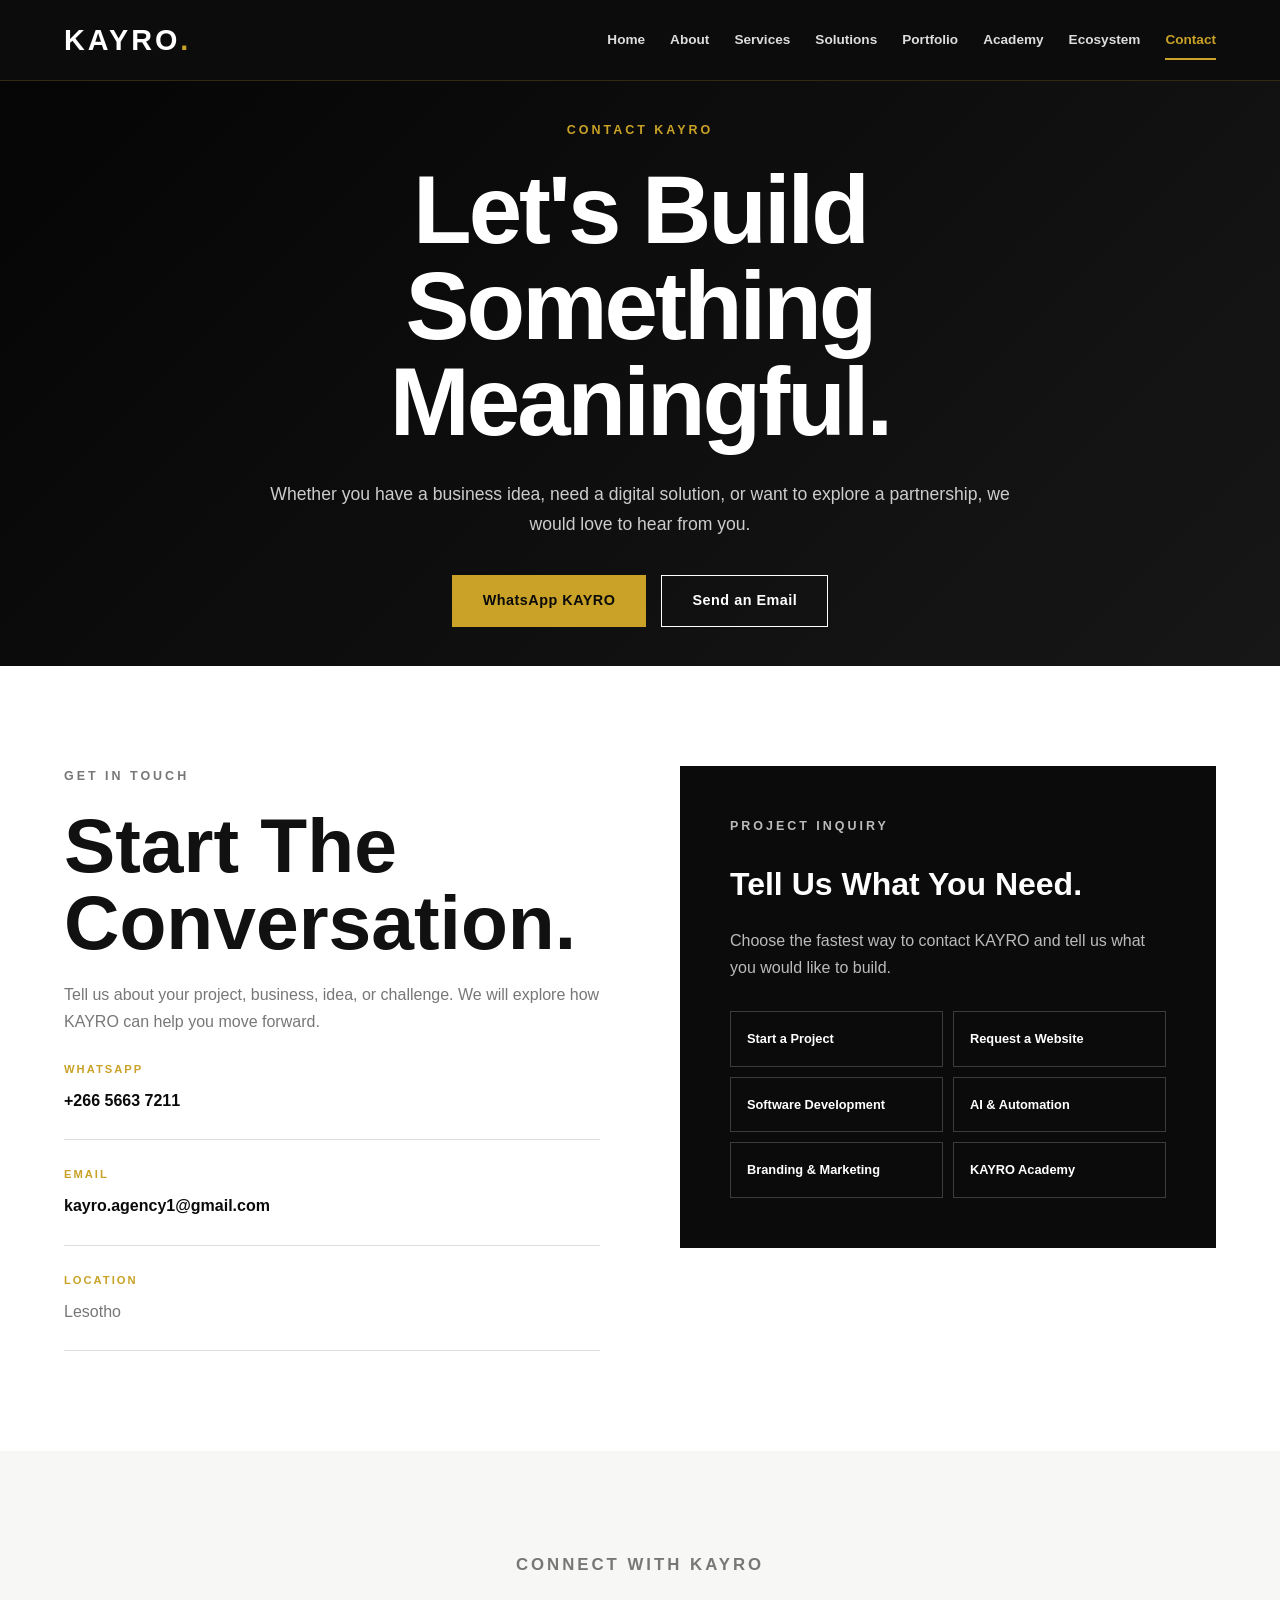
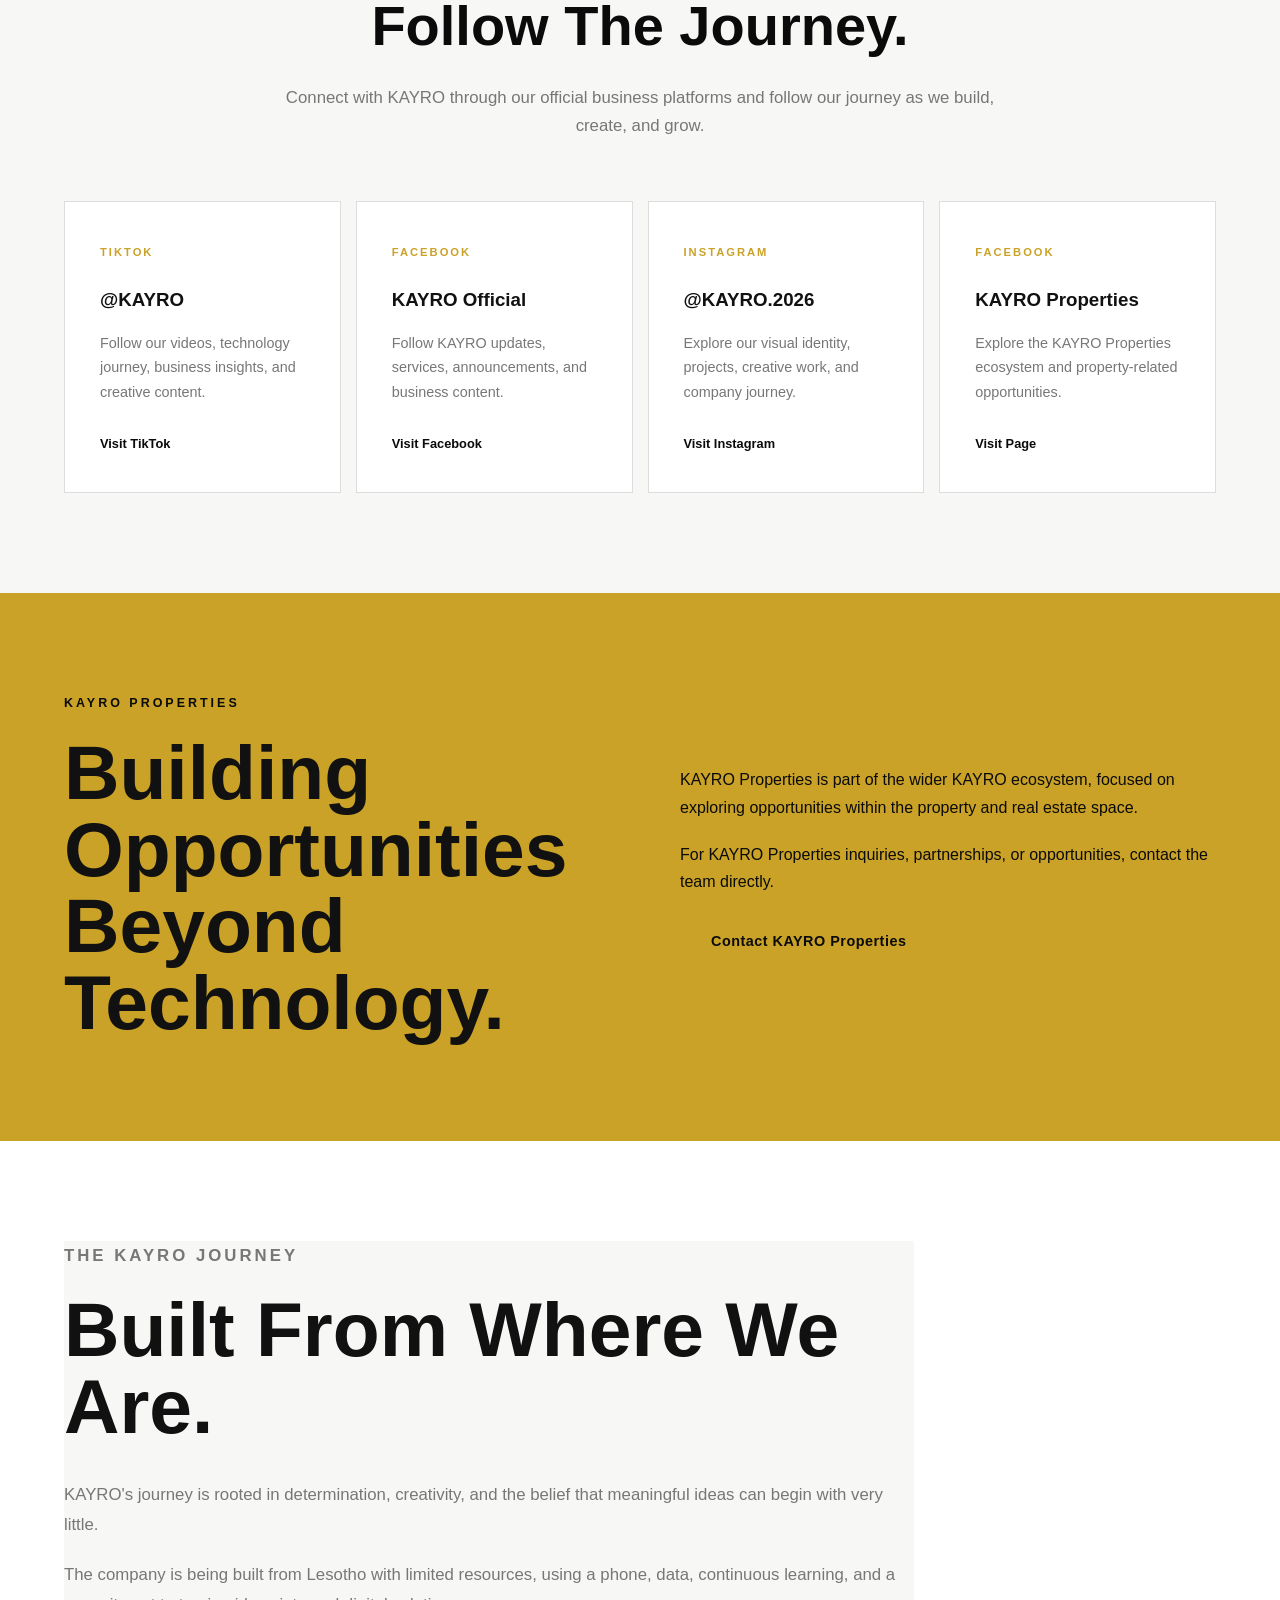
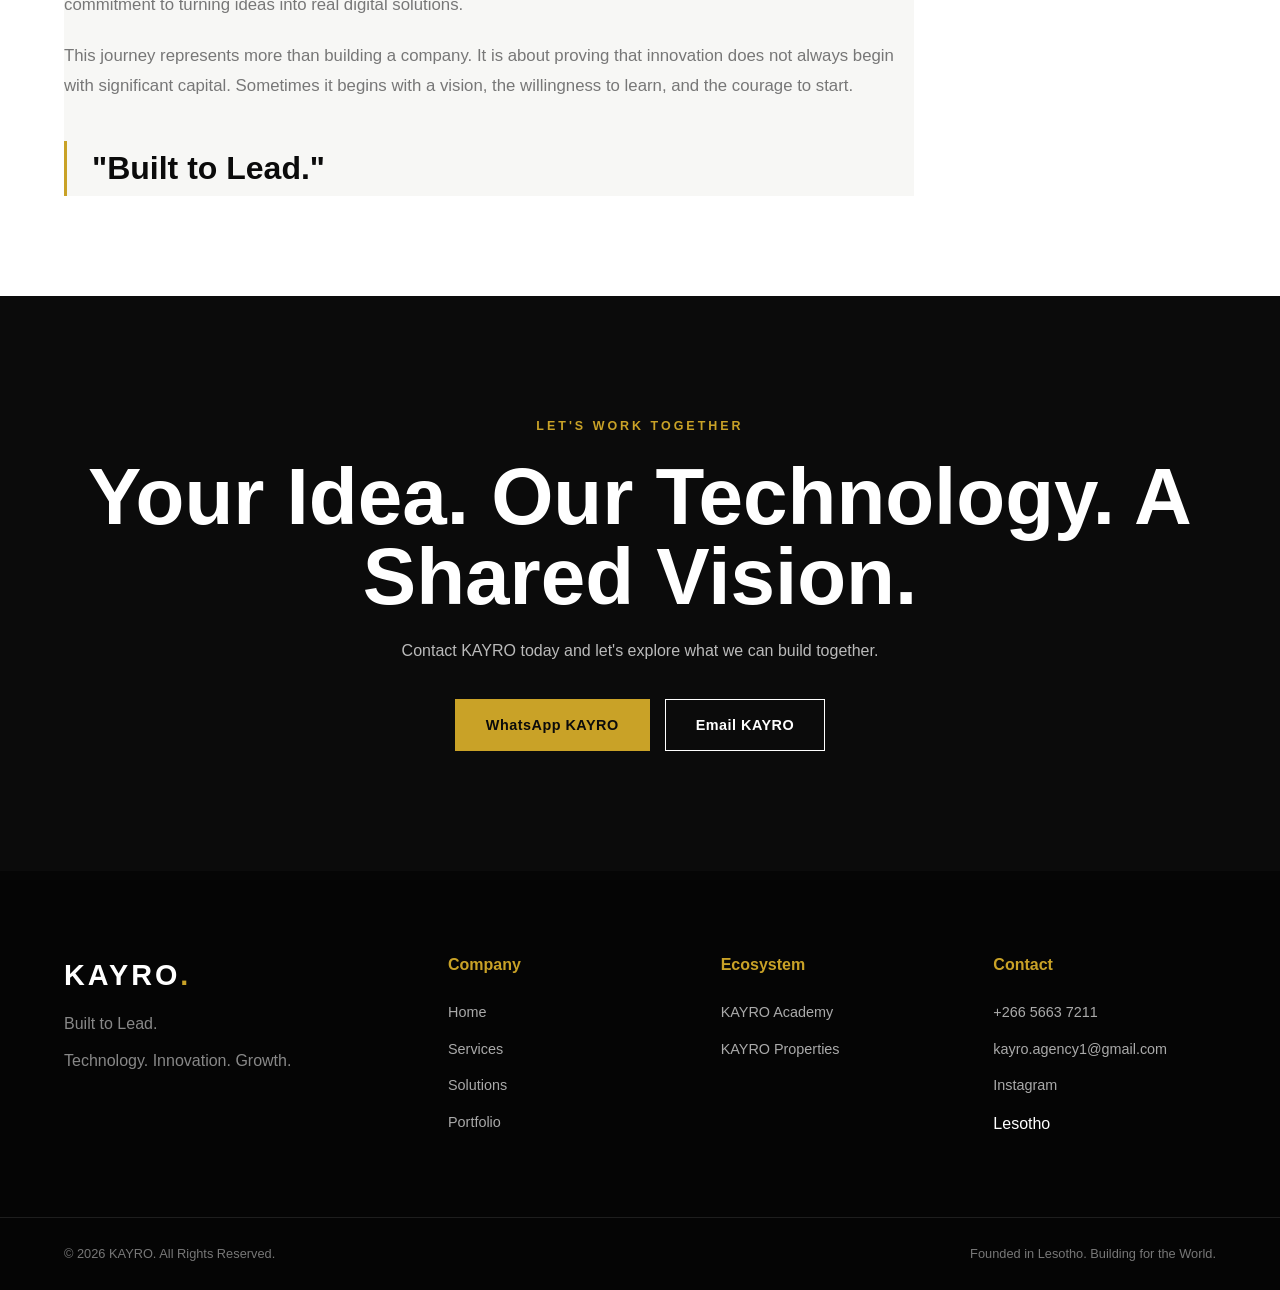
<file: contact.html>
<!DOCTYPE html>
<html lang="en">

<head>

    <meta charset="UTF-8">

    <meta
        name="viewport"
        content="width=device-width, initial-scale=1.0"
    >

    <title>
        Contact KAYRO | Built to Lead
    </title>

    <meta
        name="description"
        content="Contact KAYRO for technology, software development, AI, automation, branding, digital marketing, virtual services, coaching, and digital solutions."
    >

    <link
        rel="stylesheet"
        href="style.css"
    >

</head>


<body>


<!-- ==========================================
     HEADER
=========================================== -->

<header class="header">

    <div class="container nav-container">


        <a
            href="index.html"
            class="logo"
        >

            KAYRO<span>.</span>

        </a>


        <nav
            class="navbar"
            id="navbar"
        >

            <a href="index.html">
                Home
            </a>

            <a href="index.html#about">
                About
            </a>

            <a href="services.html">
                Services
            </a>

            <a href="solutions.html">
                Solutions
            </a>

            <a href="portfolio.html">
                Portfolio
            </a>

            <a href="academy.html">
                Academy
            </a>

            <a href="index.html#ecosystem">
                Ecosystem
            </a>

            <a
                href="contact.html"
                class="active"
            >
                Contact
            </a>

        </nav>


        <button
            class="menu-btn"
            onclick="toggleMenu()"
        >

            Menu

        </button>


    </div>

</header>



<!-- ==========================================
     HERO
=========================================== -->

<section class="page-hero contact-hero">


    <div class="container">


        <p class="eyebrow">

            CONTACT KAYRO

        </p>


        <h1>

            Let's Build
            Something Meaningful.

        </h1>


        <p>

            Whether you have a business idea,
            need a digital solution, or want to
            explore a partnership, we would love
            to hear from you.

        </p>


        <div class="hero-buttons">


            <a
                href="https://wa.me/26656637211"
                class="btn primary"
                target="_blank"
                rel="noopener noreferrer"
            >

                WhatsApp KAYRO

            </a>


            <a
                href="mailto:kayro.agency1@gmail.com"
                class="btn secondary"
            >

                Send an Email

            </a>


        </div>


    </div>


</section>



<!-- ==========================================
     CONTACT INFORMATION
=========================================== -->

<section class="section contact-section">


    <div class="container">


        <div class="contact-grid">



            <!-- CONTACT INFO -->

            <div class="contact-info">


                <p class="eyebrow">

                    GET IN TOUCH

                </p>


                <h2>

                    Start The
                    Conversation.

                </h2>


                <p>

                    Tell us about your project,
                    business, idea, or challenge.
                    We will explore how KAYRO
                    can help you move forward.

                </p>



                <!-- WHATSAPP -->

                <div class="contact-item">


                    <span class="contact-label">

                        WhatsApp

                    </span>


                    <a
                        href="https://wa.me/26656637211"
                        target="_blank"
                        rel="noopener noreferrer"
                    >

                        +266 5663 7211

                    </a>


                </div>



                <!-- EMAIL -->

                <div class="contact-item">


                    <span class="contact-label">

                        Email

                    </span>


                    <a
                        href="mailto:kayro.agency1@gmail.com"
                    >

                        kayro.agency1@gmail.com

                    </a>


                </div>



                <!-- LOCATION -->

                <div class="contact-item">


                    <span class="contact-label">

                        Location

                    </span>


                    <p>

                        Lesotho

                    </p>


                </div>


            </div>



            <!-- INQUIRY -->

            <div class="inquiry-card">


                <p class="eyebrow">

                    PROJECT INQUIRY

                </p>


                <h3>

                    Tell Us
                    What You Need.

                </h3>


                <p>

                    Choose the fastest way to
                    contact KAYRO and tell us
                    what you would like to build.

                </p>


                <div class="inquiry-buttons">


                    <a
                        href="https://wa.me/26656637211?text=Hello%20KAYRO,%20I%20would%20like%20to%20start%20a%20project."
                        class="inquiry-btn"
                        target="_blank"
                        rel="noopener noreferrer"
                    >

                        Start a Project

                    </a>


                    <a
                        href="https://wa.me/26656637211?text=Hello%20KAYRO,%20I%20would%20like%20to%20request%20a%20website."
                        class="inquiry-btn"
                        target="_blank"
                        rel="noopener noreferrer"
                    >

                        Request a Website

                    </a>


                    <a
                        href="https://wa.me/26656637211?text=Hello%20KAYRO,%20I%20am%20interested%20in%20software%20development."
                        class="inquiry-btn"
                        target="_blank"
                        rel="noopener noreferrer"
                    >

                        Software Development

                    </a>


                    <a
                        href="https://wa.me/26656637211?text=Hello%20KAYRO,%20I%20am%20interested%20in%20AI%20and%20automation."
                        class="inquiry-btn"
                        target="_blank"
                        rel="noopener noreferrer"
                    >

                        AI & Automation

                    </a>


                    <a
                        href="https://wa.me/26656637211?text=Hello%20KAYRO,%20I%20am%20interested%20in%20branding%20and%20digital%20marketing."
                        class="inquiry-btn"
                        target="_blank"
                        rel="noopener noreferrer"
                    >

                        Branding & Marketing

                    </a>


                    <a
                        href="https://wa.me/26656637211?text=Hello%20KAYRO,%20I%20am%20interested%20in%20KAYRO%20Academy."
                        class="inquiry-btn"
                        target="_blank"
                        rel="noopener noreferrer"
                    >

                        KAYRO Academy

                    </a>


                </div>


            </div>


        </div>


    </div>


</section>



<!-- ==========================================
     SOCIAL MEDIA
=========================================== -->

<section class="section social-section">


    <div class="container">


        <div class="section-heading">


            <p class="eyebrow">

                CONNECT WITH KAYRO

            </p>


            <h2>

                Follow The Journey.

            </h2>


            <p>

                Connect with KAYRO through our
                official business platforms and
                follow our journey as we build,
                create, and grow.

            </p>


        </div>



        <div class="social-grid">



            <!-- TIKTOK -->

            <a
                href="https://vm.tiktok.com/ZS9jK4d6w2K8U-erris/"
                class="social-card"
                target="_blank"
                rel="noopener noreferrer"
            >

                <span>

                    TIKTOK

                </span>


                <h3>

                    @KAYRO

                </h3>


                <p>

                    Follow our videos,
                    technology journey,
                    business insights,
                    and creative content.

                </p>


                <strong>

                    Visit TikTok

                </strong>

            </a>



            <!-- FACEBOOK -->

            <a
                href="https://www.facebook.com/profile.php?id=61577174147157"
                class="social-card"
                target="_blank"
                rel="noopener noreferrer"
            >

                <span>

                    FACEBOOK

                </span>


                <h3>

                    KAYRO Official

                </h3>


                <p>

                    Follow KAYRO updates,
                    services, announcements,
                    and business content.

                </p>


                <strong>

                    Visit Facebook

                </strong>

            </a>



            <!-- INSTAGRAM -->

            <a
                href="https://www.instagram.com/kayro.2026?igsh=dzM4M2kwNjJseW1k"
                class="social-card"
                target="_blank"
                rel="noopener noreferrer"
            >

                <span>

                    INSTAGRAM

                </span>


                <h3>

                    @KAYRO.2026

                </h3>


                <p>

                    Explore our visual identity,
                    projects, creative work,
                    and company journey.

                </p>


                <strong>

                    Visit Instagram

                </strong>

            </a>



            <!-- SECOND FACEBOOK -->

            <a
                href="https://www.facebook.com/profile.php?id=61592011611904"
                class="social-card"
                target="_blank"
                rel="noopener noreferrer"
            >

                <span>

                    FACEBOOK

                </span>


                <h3>

                    KAYRO Properties

                </h3>


                <p>

                    Explore the KAYRO Properties
                    ecosystem and property-related
                    opportunities.

                </p>


                <strong>

                    Visit Page

                </strong>

            </a>


        </div>


    </div>


</section>



<!-- ==========================================
     KAYRO PROPERTIES
=========================================== -->

<section class="properties-contact">


    <div class="container">


        <div class="properties-contact-grid">


            <div>


                <p class="eyebrow">

                    KAYRO PROPERTIES

                </p>


                <h2>

                    Building Opportunities
                    Beyond Technology.

                </h2>


            </div>


            <div>


                <p>

                    KAYRO Properties is part of the
                    wider KAYRO ecosystem, focused on
                    exploring opportunities within the
                    property and real estate space.

                </p>


                <p>

                    For KAYRO Properties inquiries,
                    partnerships, or opportunities,
                    contact the team directly.

                </p>


                <a
                    href="https://wa.me/26657022861"
                    class="btn primary"
                    target="_blank"
                    rel="noopener noreferrer"
                >

                    Contact KAYRO Properties

                </a>


            </div>


        </div>


    </div>


</section>



<!-- ==========================================
     FOUNDER STORY
=========================================== -->

<section class="section founder-contact">


    <div class="container">


        <div class="founder-story">


            <p class="eyebrow">

                THE KAYRO JOURNEY

            </p>


            <h2>

                Built From
                Where We Are.

            </h2>


            <p>

                KAYRO's journey is rooted in
                determination, creativity, and
                the belief that meaningful ideas
                can begin with very little.

            </p>


            <p>

                The company is being built from
                Lesotho with limited resources,
                using a phone, data, continuous
                learning, and a commitment to
                turning ideas into real digital
                solutions.

            </p>


            <p>

                This journey represents more than
                building a company. It is about
                proving that innovation does not
                always begin with significant
                capital. Sometimes it begins with
                a vision, the willingness to learn,
                and the courage to start.

            </p>


            <blockquote>

                "Built to Lead."

            </blockquote>


        </div>


    </div>


</section>



<!-- ==========================================
     CTA
=========================================== -->

<section class="cta">


    <div class="container">


        <p class="eyebrow">

            LET'S WORK TOGETHER

        </p>


        <h2>

            Your Idea.
            Our Technology.
            A Shared Vision.

        </h2>


        <p>

            Contact KAYRO today and let's
            explore what we can build together.

        </p>


        <div class="cta-buttons">


            <a
                href="https://wa.me/26656637211"
                class="btn primary"
                target="_blank"
                rel="noopener noreferrer"
            >

                WhatsApp KAYRO

            </a>


            <a
                href="mailto:kayro.agency1@gmail.com"
                class="btn secondary"
            >

                Email KAYRO

            </a>


        </div>


    </div>


</section>



<!-- ==========================================
     FOOTER
=========================================== -->

<footer>


    <div class="container footer-container">


        <div class="footer-brand">


            <a
                href="index.html"
                class="logo"
            >

                KAYRO<span>.</span>

            </a>


            <p>

                Built to Lead.

            </p>


            <p>

                Technology.
                Innovation.
                Growth.

            </p>


        </div>



        <div class="footer-links">


            <h4>
                Company
            </h4>


            <a href="index.html">
                Home
            </a>


            <a href="services.html">
                Services
            </a>


            <a href="solutions.html">
                Solutions
            </a>


            <a href="portfolio.html">
                Portfolio
            </a>


        </div>



        <div class="footer-links">


            <h4>
                Ecosystem
            </h4>


            <a href="academy.html">
                KAYRO Academy
            </a>


            <a href="index.html#ecosystem">
                KAYRO Properties
            </a>


        </div>



        <div class="footer-contact">


            <h4>
                Contact
            </h4>


            <a
                href="https://wa.me/26656637211"
                target="_blank"
                rel="noopener noreferrer"
            >

                +266 5663 7211

            </a>


            <a
                href="mailto:kayro.agency1@gmail.com"
            >

                kayro.agency1@gmail.com

            </a>


            <a
                href="https://www.instagram.com/kayro.2026?igsh=dzM4M2kwNjJseW1k"
                target="_blank"
                rel="noopener noreferrer"
            >

                Instagram

            </a>


            <p>

                Lesotho

            </p>


        </div>


    </div>



    <div class="footer-bottom">


        <p>

            © 2026 KAYRO.
            All Rights Reserved.

        </p>


        <p>

            Founded in Lesotho.
            Building for the World.

        </p>


    </div>


</footer>



<script
    src="script.js"
></script>


</body>

</html>
</file>
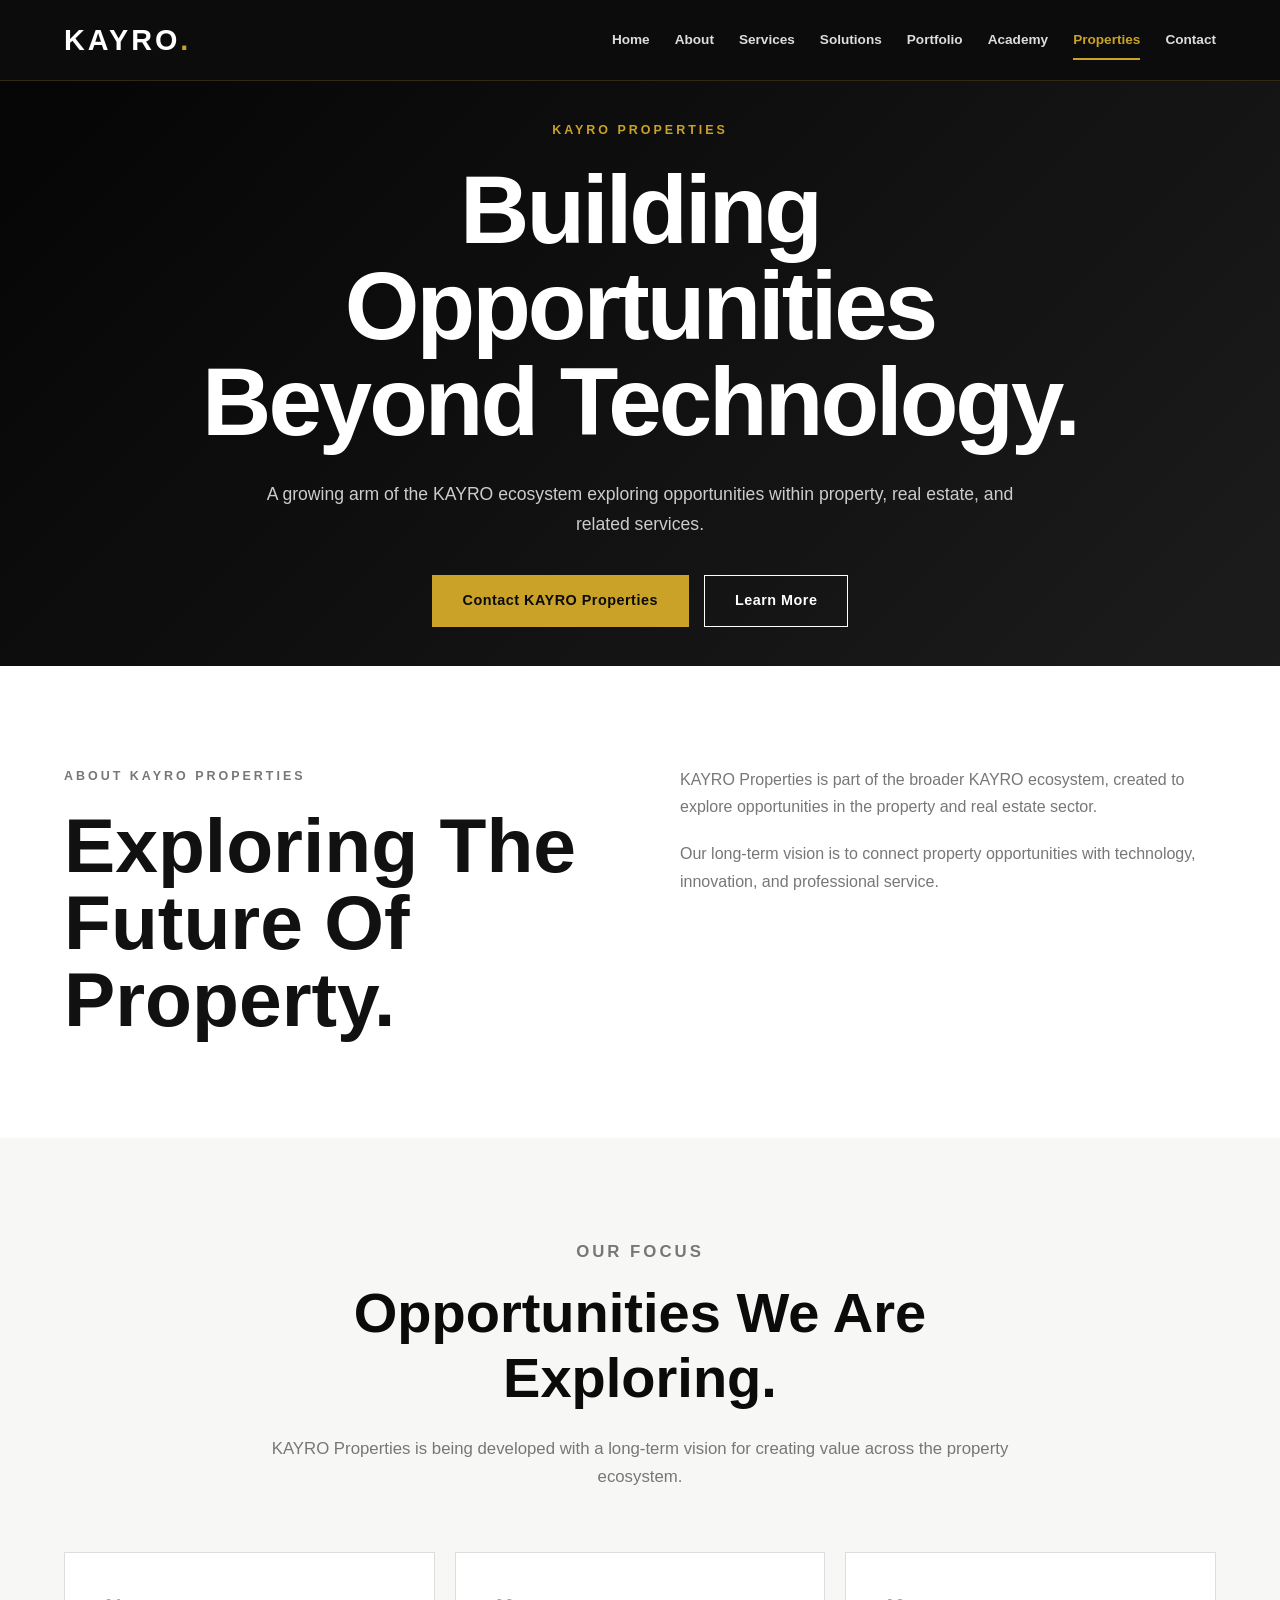
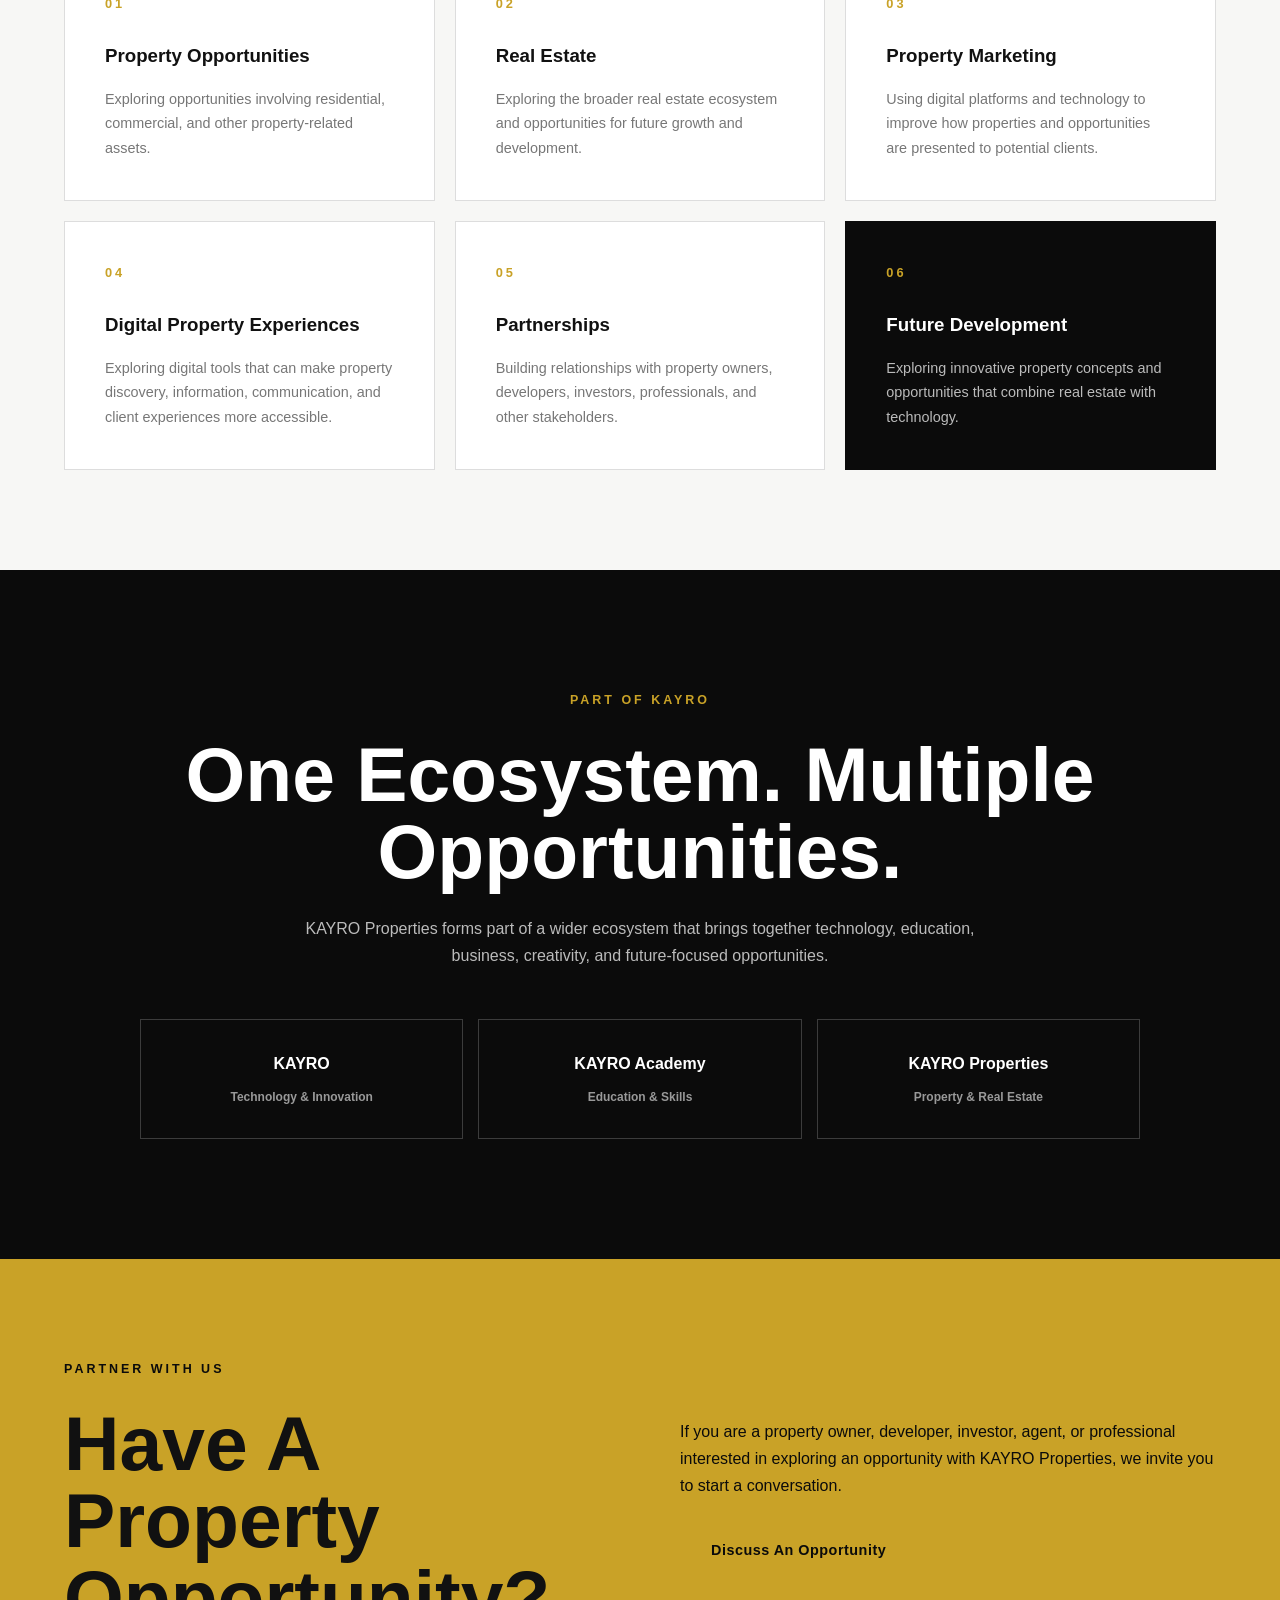
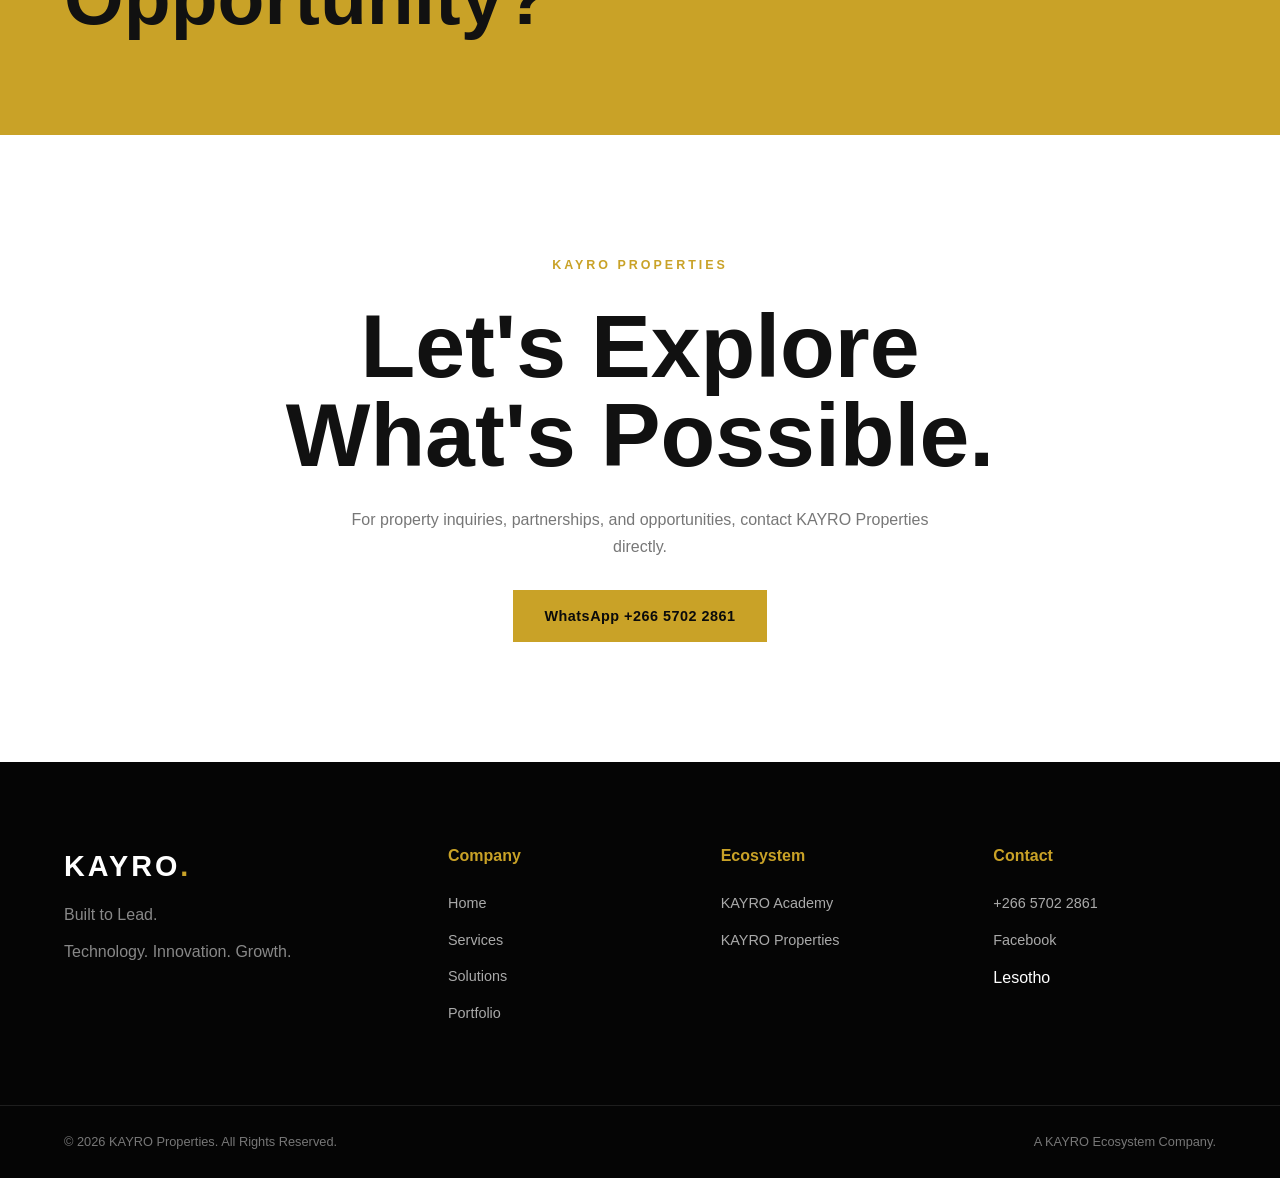
<file: properties.html>
<!DOCTYPE html>
<html lang="en">

<head>

    <meta charset="UTF-8">

    <meta
        name="viewport"
        content="width=device-width, initial-scale=1.0"
    >

    <title>
        KAYRO Properties | Property & Real Estate
    </title>

    <meta
        name="description"
        content="KAYRO Properties is part of the KAYRO ecosystem, exploring opportunities in property, real estate, and related services."
    >

    <link
        rel="stylesheet"
        href="style.css"
    >

</head>


<body>


<!-- ==========================================
     HEADER
=========================================== -->

<header class="header">

    <div class="container nav-container">


        <a
            href="index.html"
            class="logo"
        >

            KAYRO<span>.</span>

        </a>


        <nav
            class="navbar"
            id="navbar"
        >

            <a href="index.html">
                Home
            </a>

            <a href="index.html#about">
                About
            </a>

            <a href="services.html">
                Services
            </a>

            <a href="solutions.html">
                Solutions
            </a>

            <a href="portfolio.html">
                Portfolio
            </a>

            <a href="academy.html">
                Academy
            </a>

            <a
                href="properties.html"
                class="active"
            >
                Properties
            </a>

            <a href="contact.html">
                Contact
            </a>

        </nav>


        <button
            class="menu-btn"
            onclick="toggleMenu()"
        >

            Menu

        </button>


    </div>

</header>



<!-- ==========================================
     HERO
=========================================== -->

<section class="page-hero properties-hero">


    <div class="container">


        <p class="eyebrow">

            KAYRO PROPERTIES

        </p>


        <h1>

            Building Opportunities
            Beyond Technology.

        </h1>


        <p>

            A growing arm of the KAYRO ecosystem
            exploring opportunities within property,
            real estate, and related services.

        </p>


        <div class="hero-buttons">


            <a
                href="https://wa.me/26657022861"
                class="btn primary"
                target="_blank"
                rel="noopener noreferrer"
            >

                Contact KAYRO Properties

            </a>


            <a
                href="#about-properties"
                class="btn secondary"
            >

                Learn More

            </a>


        </div>


    </div>


</section>



<!-- ==========================================
     ABOUT
=========================================== -->

<section
    id="about-properties"
    class="section"
>


    <div class="container">


        <div class="properties-intro">


            <div>


                <p class="eyebrow">

                    ABOUT KAYRO PROPERTIES

                </p>


                <h2>

                    Exploring The
                    Future Of Property.

                </h2>


            </div>


            <div>


                <p>

                    KAYRO Properties is part of the
                    broader KAYRO ecosystem, created
                    to explore opportunities in the
                    property and real estate sector.

                </p>


                <p>

                    Our long-term vision is to connect
                    property opportunities with
                    technology, innovation, and
                    professional service.

                </p>


            </div>


        </div>


    </div>


</section>



<!-- ==========================================
     FOCUS AREAS
=========================================== -->

<section class="section properties-focus">


    <div class="container">


        <div class="section-heading">


            <p class="eyebrow">

                OUR FOCUS

            </p>


            <h2>

                Opportunities
                We Are Exploring.

            </h2>


            <p>

                KAYRO Properties is being developed
                with a long-term vision for creating
                value across the property ecosystem.

            </p>


        </div>



        <div class="properties-grid">



            <!-- PROPERTY -->

            <article class="property-card">


                <span class="property-number">

                    01

                </span>


                <h3>

                    Property Opportunities

                </h3>


                <p>

                    Exploring opportunities involving
                    residential, commercial, and
                    other property-related assets.

                </p>


            </article>



            <!-- REAL ESTATE -->

            <article class="property-card">


                <span class="property-number">

                    02

                </span>


                <h3>

                    Real Estate

                </h3>


                <p>

                    Exploring the broader real estate
                    ecosystem and opportunities for
                    future growth and development.

                </p>


            </article>



            <!-- PROPERTY MARKETING -->

            <article class="property-card">


                <span class="property-number">

                    03

                </span>


                <h3>

                    Property Marketing

                </h3>


                <p>

                    Using digital platforms and
                    technology to improve how properties
                    and opportunities are presented
                    to potential clients.

                </p>


            </article>



            <!-- DIGITAL PROPERTY -->

            <article class="property-card">


                <span class="property-number">

                    04

                </span>


                <h3>

                    Digital Property Experiences

                </h3>


                <p>

                    Exploring digital tools that can
                    make property discovery, information,
                    communication, and client experiences
                    more accessible.

                </p>


            </article>



            <!-- PARTNERSHIPS -->

            <article class="property-card">


                <span class="property-number">

                    05

                </span>


                <h3>

                    Partnerships

                </h3>


                <p>

                    Building relationships with property
                    owners, developers, investors,
                    professionals, and other stakeholders.

                </p>


            </article>



            <!-- FUTURE -->

            <article class="property-card featured-property">


                <span class="property-number">

                    06

                </span>


                <h3>

                    Future Development

                </h3>


                <p>

                    Exploring innovative property
                    concepts and opportunities that
                    combine real estate with technology.

                </p>


            </article>


        </div>


    </div>


</section>



<!-- ==========================================
     KAYRO ECOSYSTEM
=========================================== -->

<section class="properties-ecosystem">


    <div class="container">


        <p class="eyebrow">

            PART OF KAYRO

        </p>


        <h2>

            One Ecosystem.
            Multiple Opportunities.

        </h2>


        <p>

            KAYRO Properties forms part of a wider
            ecosystem that brings together technology,
            education, business, creativity, and
            future-focused opportunities.

        </p>



        <div class="ecosystem-links">


            <a href="index.html">

                KAYRO

                <span>
                    Technology & Innovation
                </span>

            </a>


            <a href="academy.html">

                KAYRO Academy

                <span>
                    Education & Skills
                </span>

            </a>


            <a href="properties.html">

                KAYRO Properties

                <span>
                    Property & Real Estate
                </span>

            </a>


        </div>


    </div>


</section>



<!-- ==========================================
     OPPORTUNITY
=========================================== -->

<section class="section property-opportunity">


    <div class="container">


        <div class="property-opportunity-grid">


            <div>


                <p class="eyebrow">

                    PARTNER WITH US

                </p>


                <h2>

                    Have A Property
                    Opportunity?

                </h2>


            </div>


            <div>


                <p>

                    If you are a property owner,
                    developer, investor, agent,
                    or professional interested in
                    exploring an opportunity with
                    KAYRO Properties, we invite you
                    to start a conversation.

                </p>


                <a
                    href="https://wa.me/26657022861?text=Hello%20KAYRO%20Properties,%20I%20would%20like%20to%20discuss%20a%20property%20opportunity."
                    class="btn primary"
                    target="_blank"
                    rel="noopener noreferrer"
                >

                    Discuss An Opportunity

                </a>


            </div>


        </div>


    </div>


</section>



<!-- ==========================================
     CONTACT
=========================================== -->

<section class="property-contact">


    <div class="container">


        <p class="eyebrow">

            KAYRO PROPERTIES

        </p>


        <h2>

            Let's Explore
            What's Possible.

        </h2>


        <p>

            For property inquiries,
            partnerships, and opportunities,
            contact KAYRO Properties directly.

        </p>


        <a
            href="https://wa.me/26657022861"
            class="btn primary"
            target="_blank"
            rel="noopener noreferrer"
        >

            WhatsApp
            +266 5702 2861

        </a>


    </div>


</section>



<!-- ==========================================
     FOOTER
=========================================== -->

<footer>


    <div class="container footer-container">


        <div class="footer-brand">


            <a
                href="index.html"
                class="logo"
            >

                KAYRO<span>.</span>

            </a>


            <p>

                Built to Lead.

            </p>


            <p>

                Technology.
                Innovation.
                Growth.

            </p>


        </div>



        <div class="footer-links">


            <h4>
                Company
            </h4>


            <a href="index.html">
                Home
            </a>


            <a href="services.html">
                Services
            </a>


            <a href="solutions.html">
                Solutions
            </a>


            <a href="portfolio.html">
                Portfolio
            </a>


        </div>



        <div class="footer-links">


            <h4>
                Ecosystem
            </h4>


            <a href="academy.html">
                KAYRO Academy
            </a>


            <a href="properties.html">
                KAYRO Properties
            </a>


        </div>



        <div class="footer-contact">


            <h4>
                Contact
            </h4>


            <a
                href="https://wa.me/26657022861"
                target="_blank"
                rel="noopener noreferrer"
            >

                +266 5702 2861

            </a>


            <a
                href="https://www.facebook.com/profile.php?id=61592011611904"
                target="_blank"
                rel="noopener noreferrer"
            >

                Facebook

            </a>


            <p>

                Lesotho

            </p>


        </div>


    </div>



    <div class="footer-bottom">


        <p>

            © 2026 KAYRO Properties.
            All Rights Reserved.

        </p>


        <p>

            A KAYRO Ecosystem Company.

        </p>


    </div>


</footer>



<script
    src="script.js"
></script>


</body>

</html>
</file>
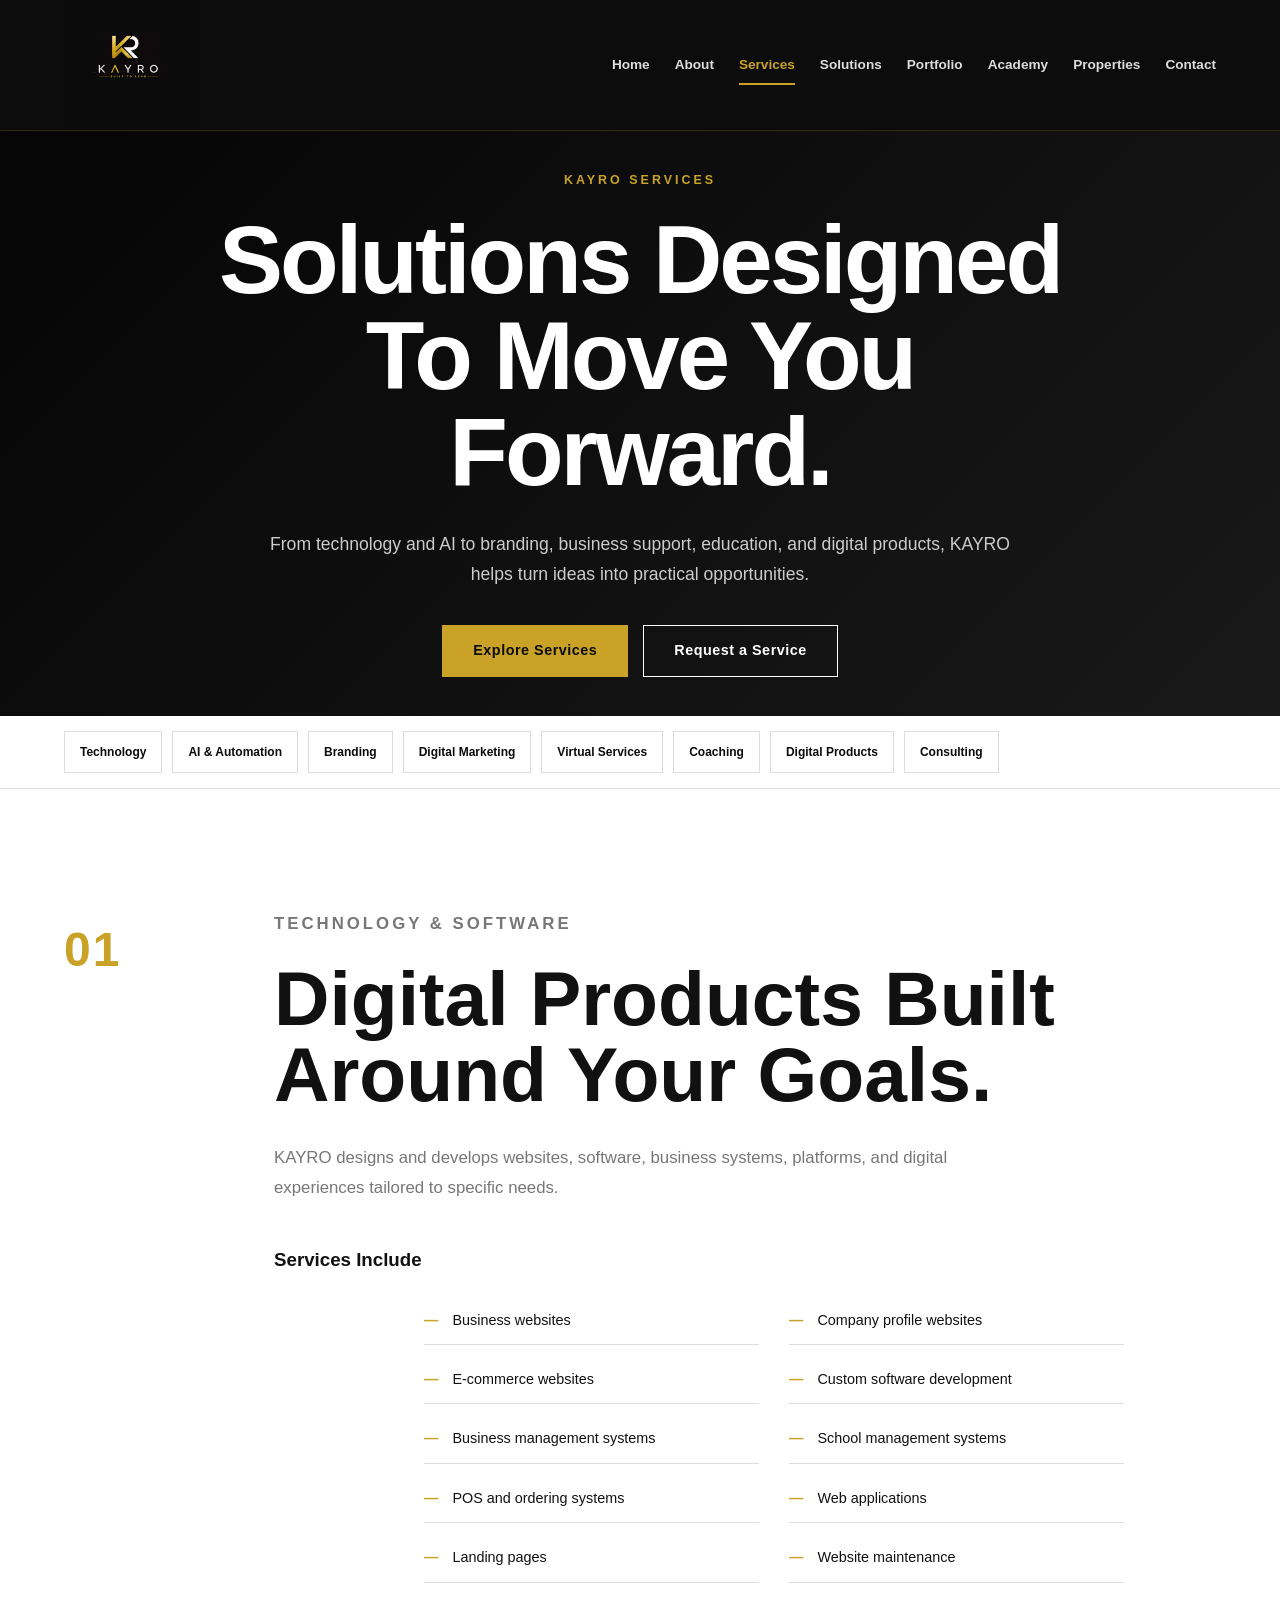
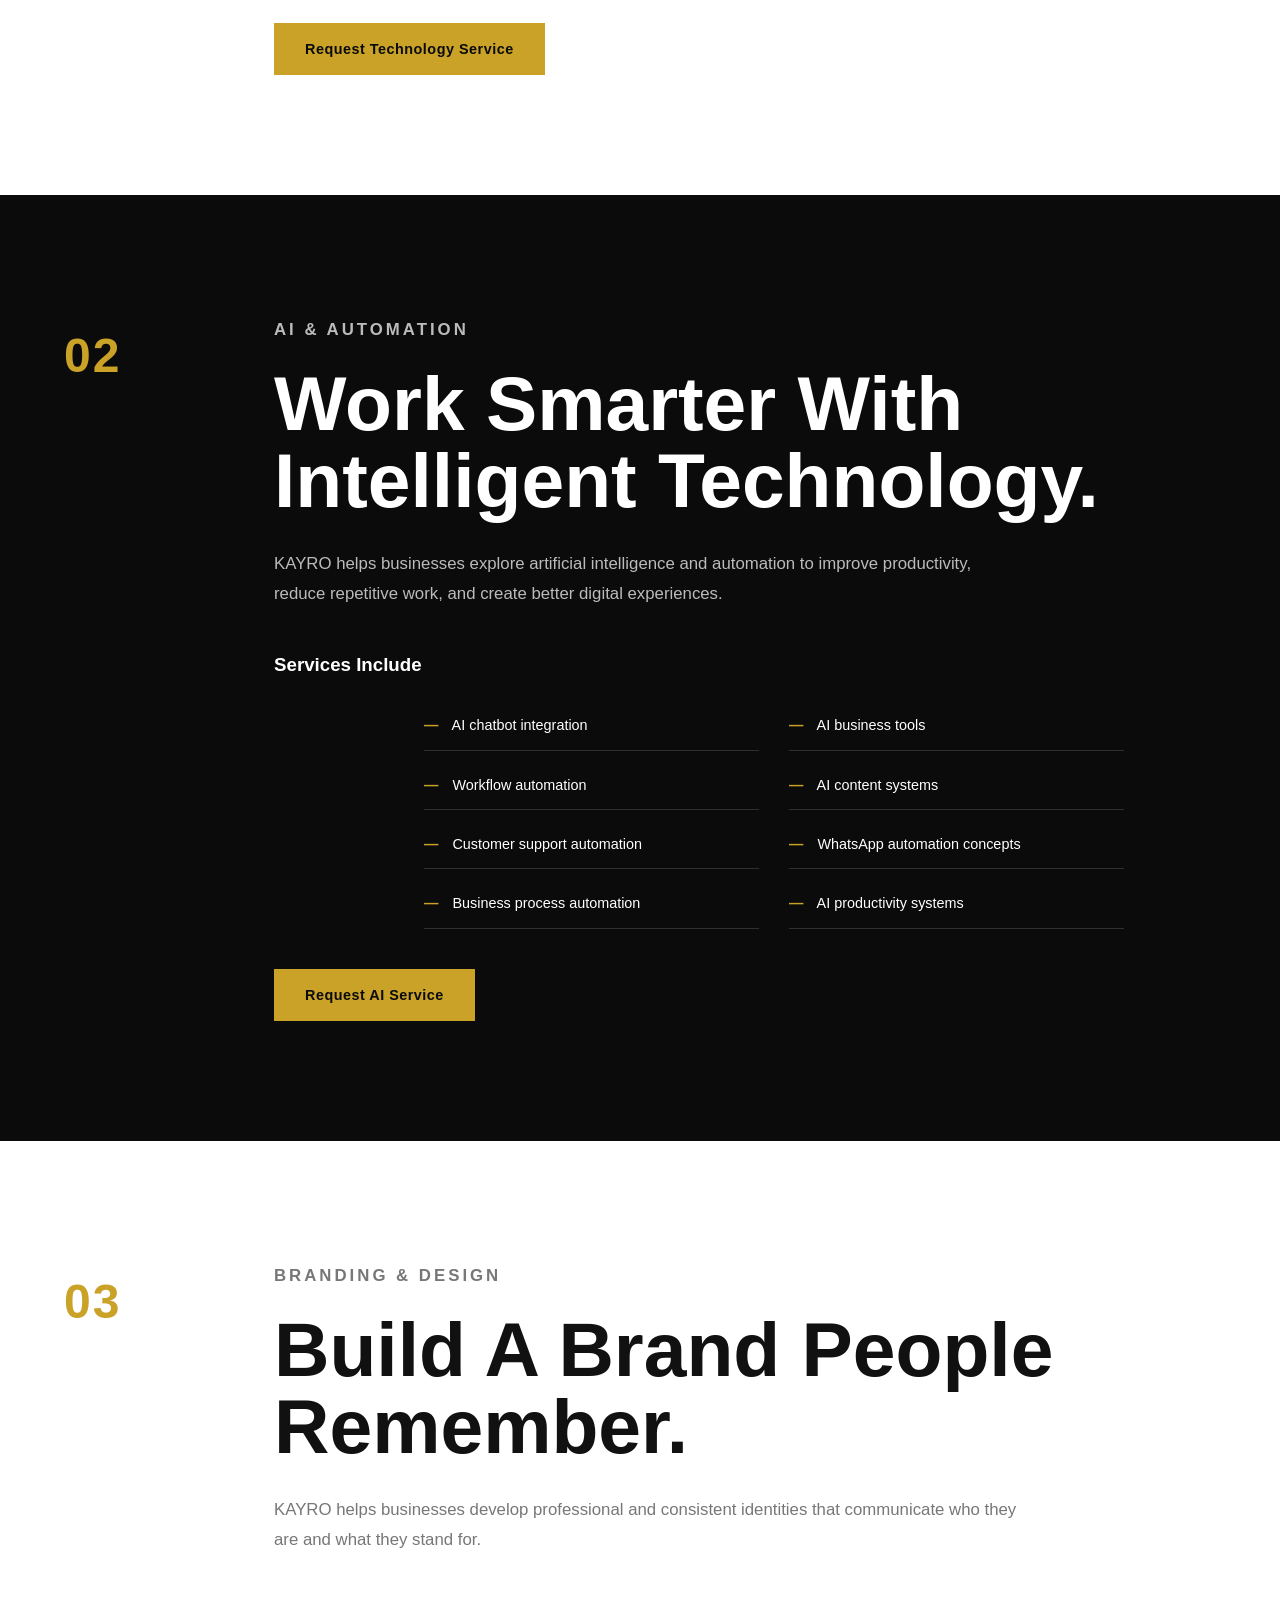
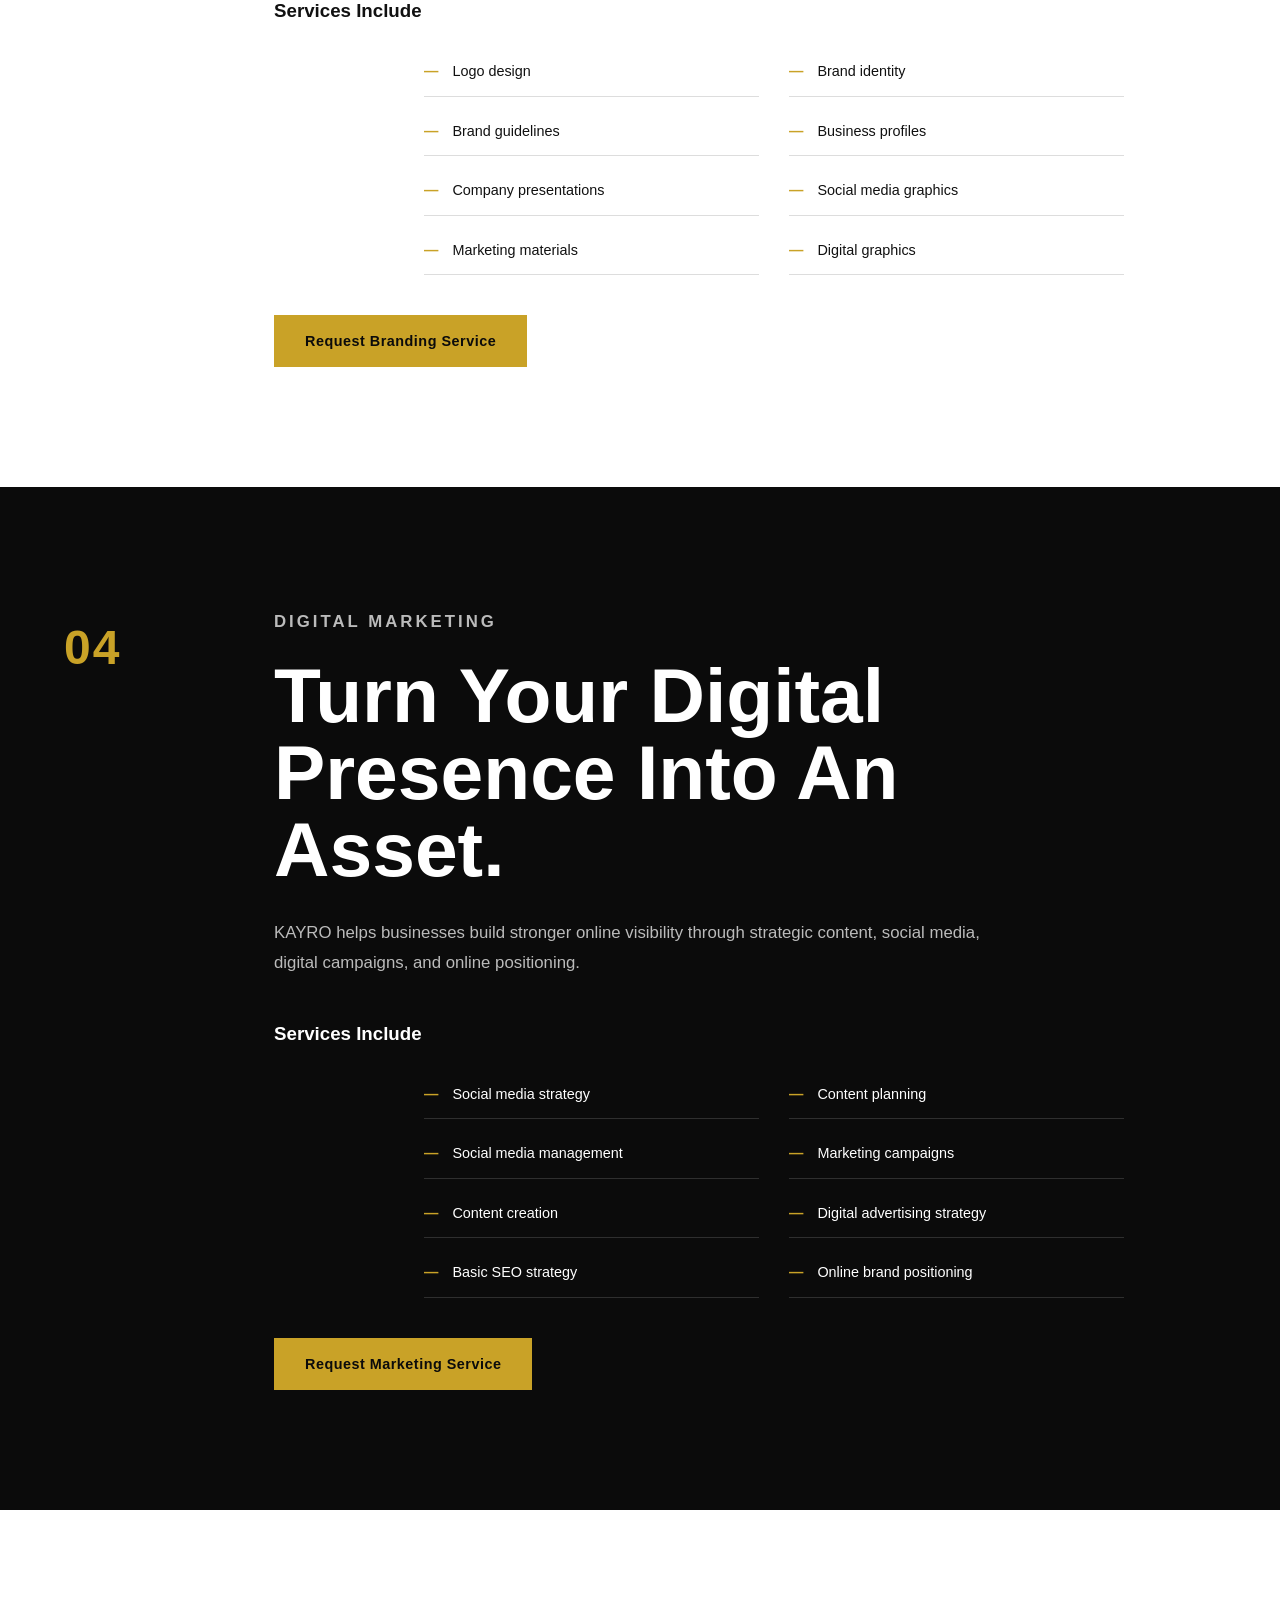
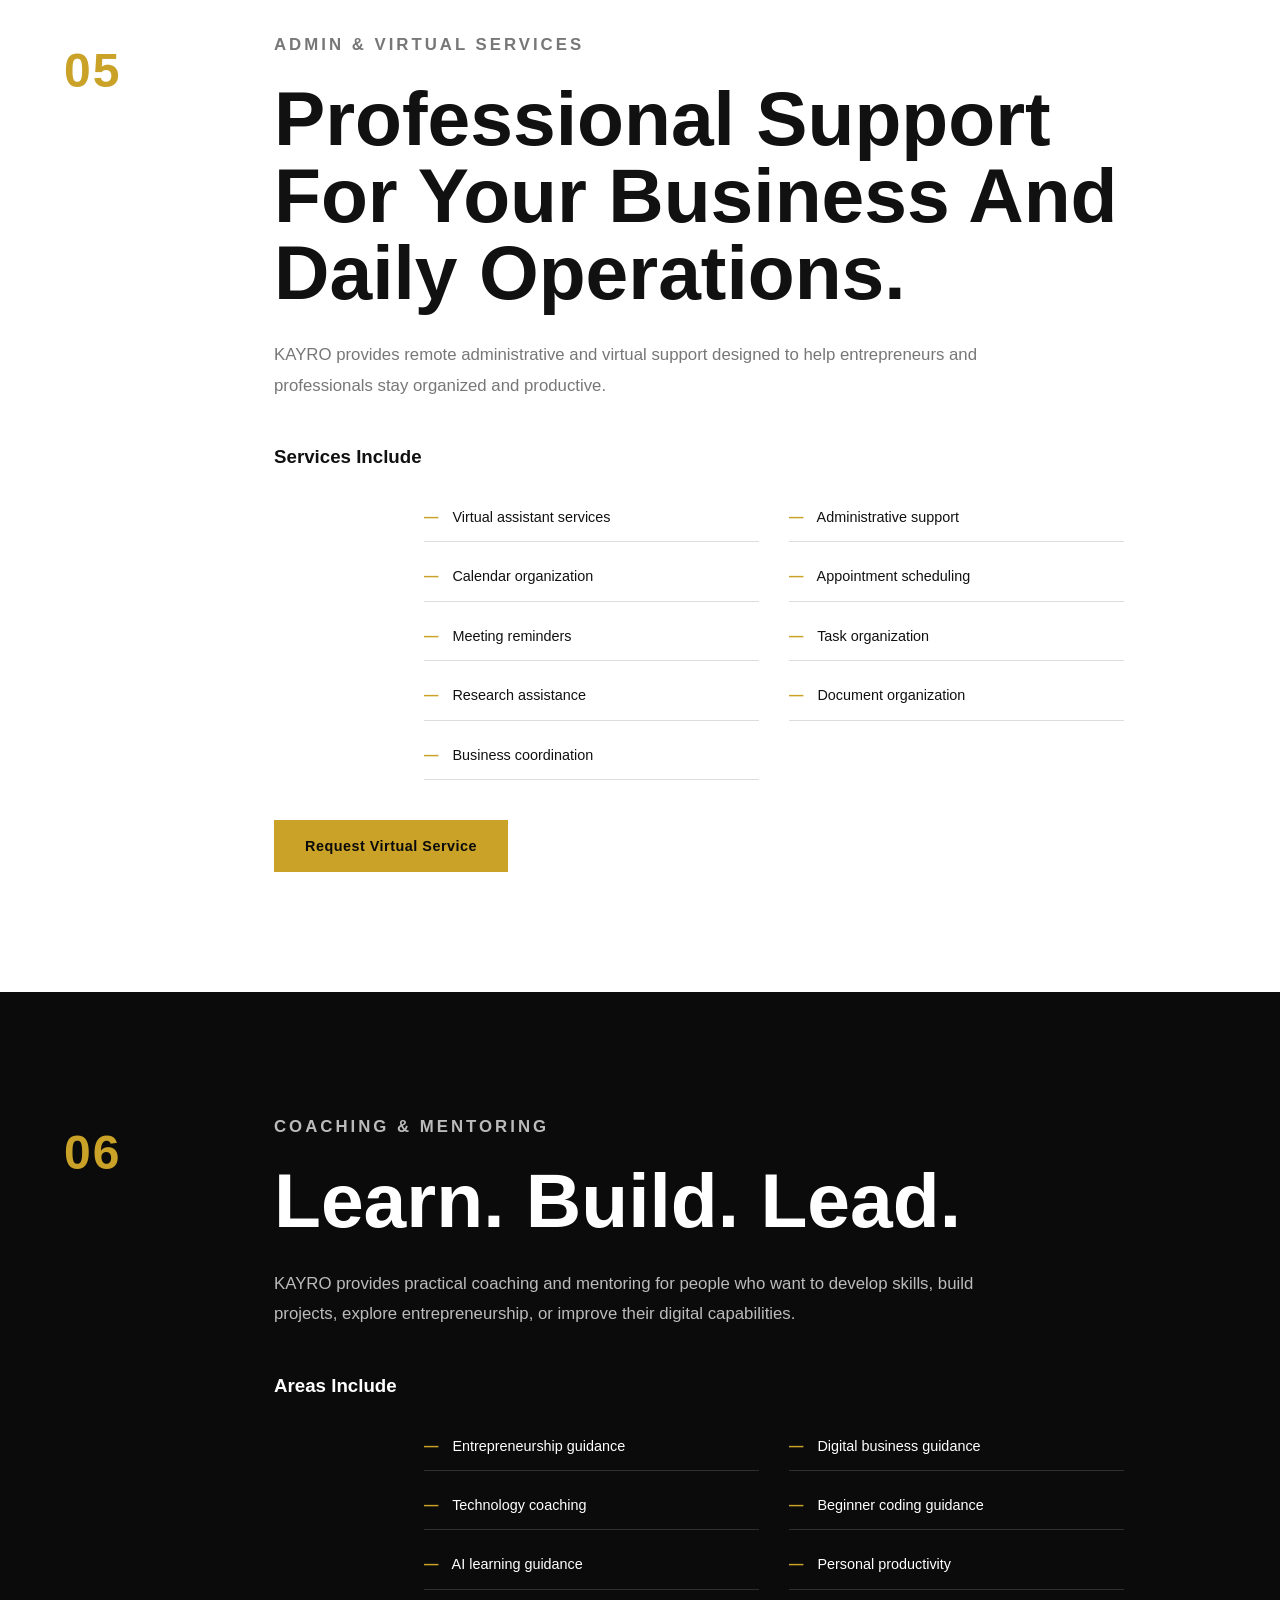
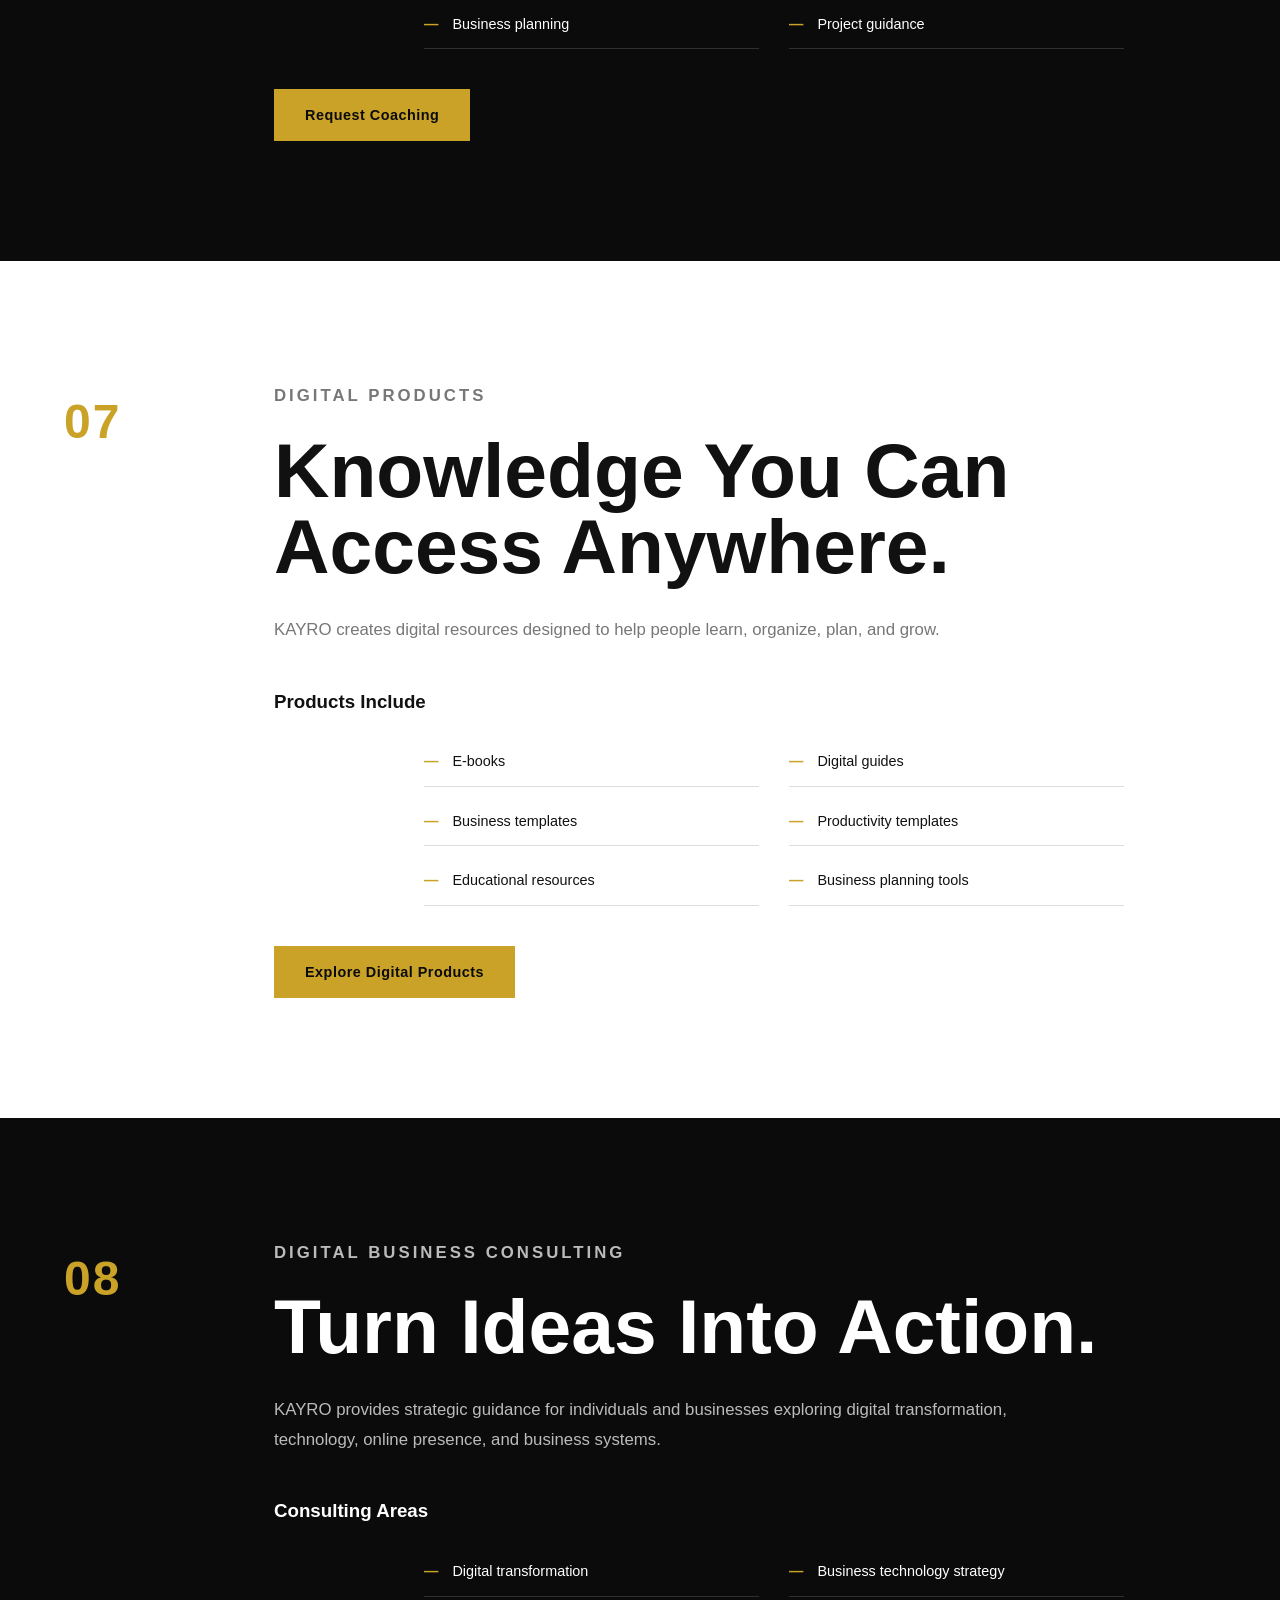
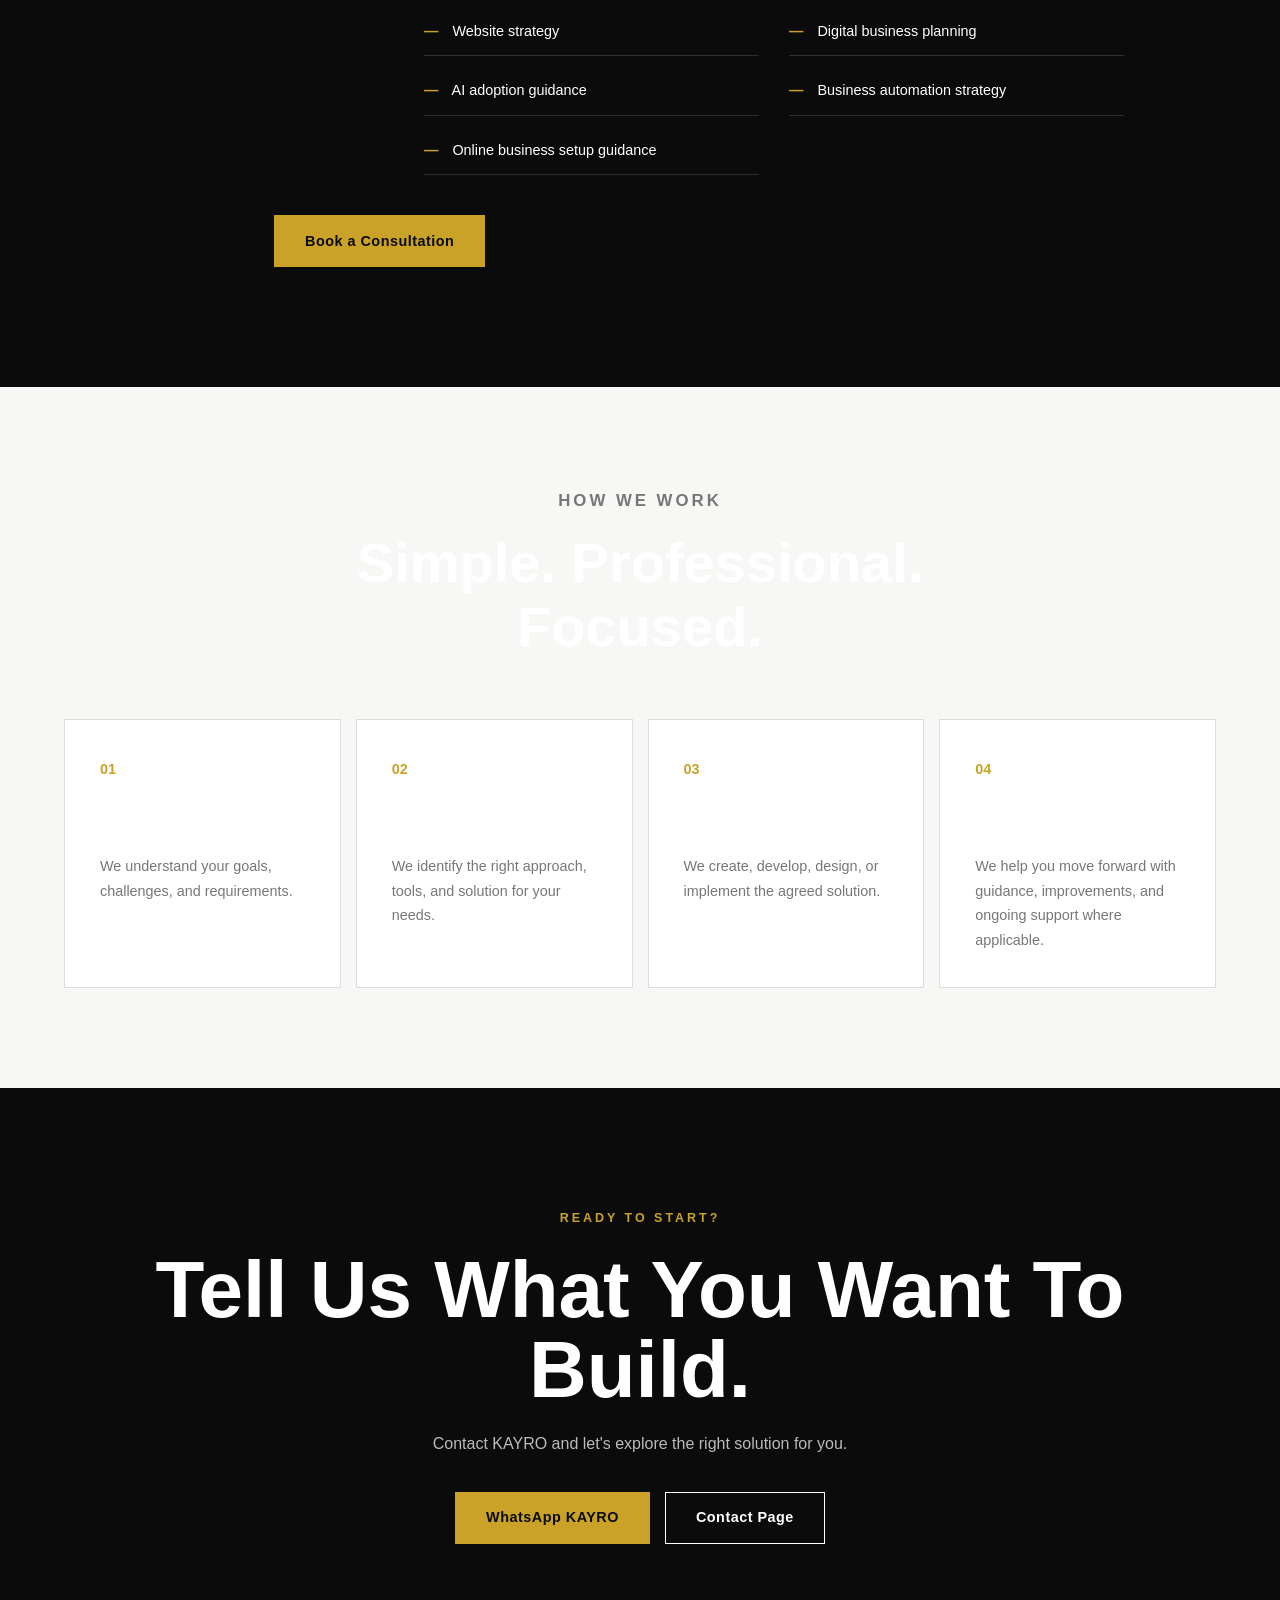
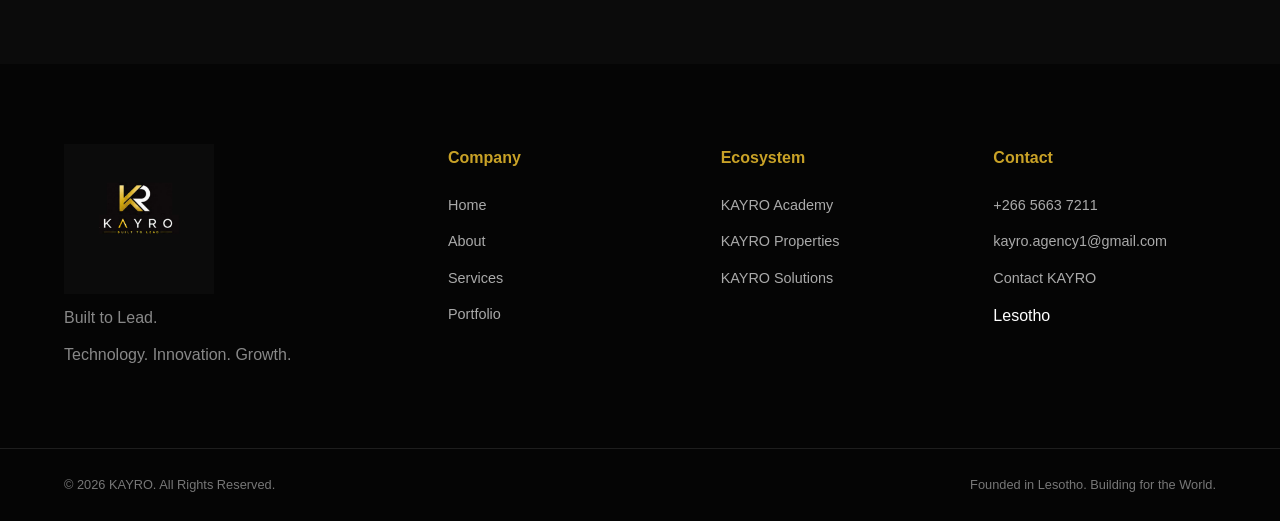
<file: services.html>
<!DOCTYPE html><html lang="en"><head><meta charset="UTF-8">

<meta
    name="viewport"
    content="width=device-width, initial-scale=1.0"
>

<title>
    KAYRO Services | Technology, AI, Branding & Business Solutions
</title>

<meta
    name="description"
    content="Explore KAYRO's professional services including software development, website development, AI, automation, branding, digital marketing, virtual assistance, coaching, and digital products."
>

<link
    rel="stylesheet"
    href="style.css"
>

</head><body><!-- ==========================================
     HEADER
=========================================== --><header class="header"><div class="container nav-container">


    <a
        href="index.html"
        class="logo"
    >

        <img
            src="images/kayro-logo.png"
            alt="KAYRO Logo"
        >

    </a>


    <nav
        class="navbar"
        id="navbar"
    >

        <a href="index.html">
            Home
        </a>

        <a href="index.html#about">
            About
        </a>

        <a
            href="services.html"
            class="active"
        >
            Services
        </a>

        <a href="solutions.html">
            Solutions
        </a>

        <a href="portfolio.html">
            Portfolio
        </a>

        <a href="academy.html">
            Academy
        </a>

        <a href="properties.html">
            Properties
        </a>

        <a href="contact.html">
            Contact
        </a>

    </nav>


    <button
        class="menu-btn"
        onclick="toggleMenu()"
    >

        Menu

    </button>


</div>

</header><!-- ==========================================
     HERO
=========================================== --><section class="page-hero services-hero"><div class="container">


    <p class="eyebrow">

        KAYRO SERVICES

    </p>


    <h1>

        Solutions Designed
        To Move You Forward.

    </h1>


    <p>

        From technology and AI to branding,
        business support, education, and
        digital products, KAYRO helps turn
        ideas into practical opportunities.

    </p>


    <div class="hero-buttons">


        <a
            href="#technology"
            class="btn primary"
        >

            Explore Services

        </a>


        <a
            href="https://wa.me/26656637211?text=Hello%20KAYRO,%20I%20would%20like%20to%20discuss%20your%20services."
            class="btn secondary"
            target="_blank"
            rel="noopener noreferrer"
        >

            Request a Service

        </a>


    </div>


</div>

</section><!-- ==========================================
     SERVICE NAVIGATION
=========================================== --><section class="service-navigation"><div class="container">


    <div class="service-nav-list">


        <a href="#technology">
            Technology
        </a>


        <a href="#ai">
            AI & Automation
        </a>


        <a href="#branding">
            Branding
        </a>


        <a href="#marketing">
            Digital Marketing
        </a>


        <a href="#virtual">
            Virtual Services
        </a>


        <a href="#coaching">
            Coaching
        </a>


        <a href="#digital-products">
            Digital Products
        </a>


        <a href="#consulting">
            Consulting
        </a>


    </div>


</div>

</section><!-- ==========================================
     01 TECHNOLOGY
=========================================== --><section
    id="technology"
    class="service-detail-section"
><div class="container">


    <div class="service-detail-grid">


        <div class="service-number">

            01

        </div>


        <div class="service-detail-content">


            <p class="eyebrow">

                TECHNOLOGY & SOFTWARE

            </p>


            <h2>

                Digital Products
                Built Around
                Your Goals.

            </h2>


            <p>

                KAYRO designs and develops
                websites, software, business
                systems, platforms, and digital
                experiences tailored to specific
                needs.

            </p>


            <h3>

                Services Include

            </h3>


            <ul class="service-list">

                <li>
                    Business websites
                </li>

                <li>
                    Company profile websites
                </li>

                <li>
                    E-commerce websites
                </li>

                <li>
                    Custom software development
                </li>

                <li>
                    Business management systems
                </li>

                <li>
                    School management systems
                </li>

                <li>
                    POS and ordering systems
                </li>

                <li>
                    Web applications
                </li>

                <li>
                    Landing pages
                </li>

                <li>
                    Website maintenance
                </li>

            </ul>


            <a
                href="https://wa.me/26656637211?text=Hello%20KAYRO,%20I%20would%20like%20to%20request%20a%20Technology%20or%20Software%20Development%20service."
                class="btn primary"
                target="_blank"
                rel="noopener noreferrer"
            >

                Request Technology Service

            </a>


        </div>


    </div>


</div>

</section><!-- ==========================================
     02 AI & AUTOMATION
=========================================== --><section
    id="ai"
    class="service-detail-section dark-service"
><div class="container">


    <div class="service-detail-grid">


        <div class="service-number">

            02

        </div>


        <div class="service-detail-content">


            <p class="eyebrow">

                AI & AUTOMATION

            </p>


            <h2>

                Work Smarter
                With Intelligent
                Technology.

            </h2>


            <p>

                KAYRO helps businesses explore
                artificial intelligence and
                automation to improve productivity,
                reduce repetitive work, and create
                better digital experiences.

            </p>


            <h3>

                Services Include

            </h3>


            <ul class="service-list">

                <li>
                    AI chatbot integration
                </li>

                <li>
                    AI business tools
                </li>

                <li>
                    Workflow automation
                </li>

                <li>
                    AI content systems
                </li>

                <li>
                    Customer support automation
                </li>

                <li>
                    WhatsApp automation concepts
                </li>

                <li>
                    Business process automation
                </li>

                <li>
                    AI productivity systems
                </li>

            </ul>


            <a
                href="https://wa.me/26656637211?text=Hello%20KAYRO,%20I%20am%20interested%20in%20AI%20and%20Automation%20services."
                class="btn primary"
                target="_blank"
                rel="noopener noreferrer"
            >

                Request AI Service

            </a>


        </div>


    </div>


</div>

</section><!-- ==========================================
     03 BRANDING
=========================================== --><section
    id="branding"
    class="service-detail-section"
><div class="container">


    <div class="service-detail-grid">


        <div class="service-number">

            03

        </div>


        <div class="service-detail-content">


            <p class="eyebrow">

                BRANDING & DESIGN

            </p>


            <h2>

                Build A Brand
                People Remember.

            </h2>


            <p>

                KAYRO helps businesses develop
                professional and consistent
                identities that communicate who
                they are and what they stand for.

            </p>


            <h3>

                Services Include

            </h3>


            <ul class="service-list">

                <li>
                    Logo design
                </li>

                <li>
                    Brand identity
                </li>

                <li>
                    Brand guidelines
                </li>

                <li>
                    Business profiles
                </li>

                <li>
                    Company presentations
                </li>

                <li>
                    Social media graphics
                </li>

                <li>
                    Marketing materials
                </li>

                <li>
                    Digital graphics
                </li>

            </ul>


            <a
                href="https://wa.me/26656637211?text=Hello%20KAYRO,%20I%20would%20like%20to%20request%20Branding%20or%20Graphic%20Design%20services."
                class="btn primary"
                target="_blank"
                rel="noopener noreferrer"
            >

                Request Branding Service

            </a>


        </div>


    </div>


</div>

</section><!-- ==========================================
     04 DIGITAL MARKETING
=========================================== --><section
    id="marketing"
    class="service-detail-section dark-service"
><div class="container">


    <div class="service-detail-grid">


        <div class="service-number">

            04

        </div>


        <div class="service-detail-content">


            <p class="eyebrow">

                DIGITAL MARKETING

            </p>


            <h2>

                Turn Your Digital
                Presence Into
                An Asset.

            </h2>


            <p>

                KAYRO helps businesses build
                stronger online visibility through
                strategic content, social media,
                digital campaigns, and online
                positioning.

            </p>


            <h3>

                Services Include

            </h3>


            <ul class="service-list">

                <li>
                    Social media strategy
                </li>

                <li>
                    Content planning
                </li>

                <li>
                    Social media management
                </li>

                <li>
                    Marketing campaigns
                </li>

                <li>
                    Content creation
                </li>

                <li>
                    Digital advertising strategy
                </li>

                <li>
                    Basic SEO strategy
                </li>

                <li>
                    Online brand positioning
                </li>

            </ul>


            <a
                href="https://wa.me/26656637211?text=Hello%20KAYRO,%20I%20am%20interested%20in%20Digital%20Marketing%20services."
                class="btn primary"
                target="_blank"
                rel="noopener noreferrer"
            >

                Request Marketing Service

            </a>


        </div>


    </div>


</div>

</section><!-- ==========================================
     05 VIRTUAL SERVICES
=========================================== --><section
    id="virtual"
    class="service-detail-section"
><div class="container">


    <div class="service-detail-grid">


        <div class="service-number">

            05

        </div>


        <div class="service-detail-content">


            <p class="eyebrow">

                ADMIN & VIRTUAL SERVICES

            </p>


            <h2>

                Professional Support
                For Your Business
                And Daily Operations.

            </h2>


            <p>

                KAYRO provides remote administrative
                and virtual support designed to help
                entrepreneurs and professionals
                stay organized and productive.

            </p>


            <h3>

                Services Include

            </h3>


            <ul class="service-list">

                <li>
                    Virtual assistant services
                </li>

                <li>
                    Administrative support
                </li>

                <li>
                    Calendar organization
                </li>

                <li>
                    Appointment scheduling
                </li>

                <li>
                    Meeting reminders
                </li>

                <li>
                    Task organization
                </li>

                <li>
                    Research assistance
                </li>

                <li>
                    Document organization
                </li>

                <li>
                    Business coordination
                </li>

            </ul>


            <a
                href="https://wa.me/26656637211?text=Hello%20KAYRO,%20I%20am%20interested%20in%20Admin%20and%20Virtual%20Assistant%20services."
                class="btn primary"
                target="_blank"
                rel="noopener noreferrer"
            >

                Request Virtual Service

            </a>


        </div>


    </div>


</div>

</section><!-- ==========================================
     06 COACHING
=========================================== --><section
    id="coaching"
    class="service-detail-section dark-service"
><div class="container">


    <div class="service-detail-grid">


        <div class="service-number">

            06

        </div>


        <div class="service-detail-content">


            <p class="eyebrow">

                COACHING & MENTORING

            </p>


            <h2>

                Learn.
                Build.
                Lead.

            </h2>


            <p>

                KAYRO provides practical coaching
                and mentoring for people who want
                to develop skills, build projects,
                explore entrepreneurship, or
                improve their digital capabilities.

            </p>


            <h3>

                Areas Include

            </h3>


            <ul class="service-list">

                <li>
                    Entrepreneurship guidance
                </li>

                <li>
                    Digital business guidance
                </li>

                <li>
                    Technology coaching
                </li>

                <li>
                    Beginner coding guidance
                </li>

                <li>
                    AI learning guidance
                </li>

                <li>
                    Personal productivity
                </li>

                <li>
                    Business planning
                </li>

                <li>
                    Project guidance
                </li>

            </ul>


            <a
                href="https://wa.me/26656637211?text=Hello%20KAYRO,%20I%20am%20interested%20in%20Coaching%20or%20Mentoring."
                class="btn primary"
                target="_blank"
                rel="noopener noreferrer"
            >

                Request Coaching

            </a>


        </div>


    </div>


</div>

</section><!-- ==========================================
     07 DIGITAL PRODUCTS
=========================================== --><section
    id="digital-products"
    class="service-detail-section"
><div class="container">


    <div class="service-detail-grid">


        <div class="service-number">

            07

        </div>


        <div class="service-detail-content">


            <p class="eyebrow">

                DIGITAL PRODUCTS

            </p>


            <h2>

                Knowledge You
                Can Access
                Anywhere.

            </h2>


            <p>

                KAYRO creates digital resources
                designed to help people learn,
                organize, plan, and grow.

            </p>


            <h3>

                Products Include

            </h3>


            <ul class="service-list">

                <li>
                    E-books
                </li>

                <li>
                    Digital guides
                </li>

                <li>
                    Business templates
                </li>

                <li>
                    Productivity templates
                </li>

                <li>
                    Educational resources
                </li>

                <li>
                    Business planning tools
                </li>

            </ul>


            <a
                href="https://wa.me/26656637211?text=Hello%20KAYRO,%20I%20am%20interested%20in%20KAYRO%20Digital%20Products."
                class="btn primary"
                target="_blank"
                rel="noopener noreferrer"
            >

                Explore Digital Products

            </a>


        </div>


    </div>


</div>

</section><!-- ==========================================
     08 CONSULTING
=========================================== --><section
    id="consulting"
    class="service-detail-section dark-service"
><div class="container">


    <div class="service-detail-grid">


        <div class="service-number">

            08

        </div>


        <div class="service-detail-content">


            <p class="eyebrow">

                DIGITAL BUSINESS CONSULTING

            </p>


            <h2>

                Turn Ideas
                Into Action.

            </h2>


            <p>

                KAYRO provides strategic guidance
                for individuals and businesses
                exploring digital transformation,
                technology, online presence,
                and business systems.

            </p>


            <h3>

                Consulting Areas

            </h3>


            <ul class="service-list">

                <li>
                    Digital transformation
                </li>

                <li>
                    Business technology strategy
                </li>

                <li>
                    Website strategy
                </li>

                <li>
                    Digital business planning
                </li>

                <li>
                    AI adoption guidance
                </li>

                <li>
                    Business automation strategy
                </li>

                <li>
                    Online business setup guidance
                </li>

            </ul>


            <a
                href="https://wa.me/26656637211?text=Hello%20KAYRO,%20I%20would%20like%20to%20book%20a%20Digital%20Business%20Consultation."
                class="btn primary"
                target="_blank"
                rel="noopener noreferrer"
            >

                Book a Consultation

            </a>


        </div>


    </div>


</div>

</section><!-- ==========================================
     HOW WE WORK
=========================================== --><section class="section how-we-work"><div class="container">


    <div class="section-heading">


        <p class="eyebrow">

            HOW WE WORK

        </p>


        <h2>

            Simple.
            Professional.
            Focused.

        </h2>


    </div>



    <div class="process-grid">


        <div class="process-card">


            <span>

                01

            </span>


            <h3>

                Discovery

            </h3>


            <p>

                We understand your goals,
                challenges, and requirements.

            </p>


        </div>



        <div class="process-card">


            <span>

                02

            </span>


            <h3>

                Strategy

            </h3>


            <p>

                We identify the right approach,
                tools, and solution for your needs.

            </p>


        </div>



        <div class="process-card">


            <span>

                03

            </span>


            <h3>

                Build

            </h3>


            <p>

                We create, develop, design,
                or implement the agreed solution.

            </p>


        </div>



        <div class="process-card">


            <span>

                04

            </span>


            <h3>

                Support

            </h3>


            <p>

                We help you move forward with
                guidance, improvements, and
                ongoing support where applicable.

            </p>


        </div>


    </div>


</div>

</section><!-- ==========================================
     CTA
=========================================== --><section class="cta"><div class="container">


    <p class="eyebrow">

        READY TO START?

    </p>


    <h2>

        Tell Us What
        You Want To Build.

    </h2>


    <p>

        Contact KAYRO and let's explore
        the right solution for you.

    </p>


    <div class="cta-buttons">


        <a
            href="https://wa.me/26656637211?text=Hello%20KAYRO,%20I%20would%20like%20to%20request%20a%20service."
            class="btn primary"
            target="_blank"
            rel="noopener noreferrer"
        >

            WhatsApp KAYRO

        </a>


        <a
            href="contact.html"
            class="btn secondary"
        >

            Contact Page

        </a>


    </div>


</div>

</section><!-- ==========================================
     FOOTER
=========================================== --><footer><div class="container footer-container">


    <div class="footer-brand">


        <a
            href="index.html"
            class="footer-logo"
        >

            <img
                src="images/kayro-logo.png"
                alt="KAYRO Logo"
            >

        </a>


        <p>

            Built to Lead.

        </p>


        <p>

            Technology.
            Innovation.
            Growth.

        </p>


    </div>



    <div class="footer-links">


        <h4>
            Company
        </h4>


        <a href="index.html">
            Home
        </a>


        <a href="index.html#about">
            About
        </a>


        <a href="services.html">
            Services
        </a>


        <a href="portfolio.html">
            Portfolio
        </a>


    </div>



    <div class="footer-links">


        <h4>
            Ecosystem
        </h4>


        <a href="academy.html">
            KAYRO Academy
        </a>


        <a href="properties.html">
            KAYRO Properties
        </a>


        <a href="solutions.html">
            KAYRO Solutions
        </a>


    </div>



    <div class="footer-contact">


        <h4>
            Contact
        </h4>


        <a
            href="https://wa.me/26656637211"
            target="_blank"
            rel="noopener noreferrer"
        >

            +266 5663 7211

        </a>


        <a
            href="mailto:kayro.agency1@gmail.com"
        >

            kayro.agency1@gmail.com

        </a>


        <a href="contact.html">

            Contact KAYRO

        </a>


        <p>

            Lesotho

        </p>


    </div>


</div>



<div class="footer-bottom">


    <p>

        © 2026 KAYRO.
        All Rights Reserved.

    </p>


    <p>

        Founded in Lesotho.
        Building for the World.

    </p>


</div>

</footer><script
    src="script.js"
></script></body></html>
</file>
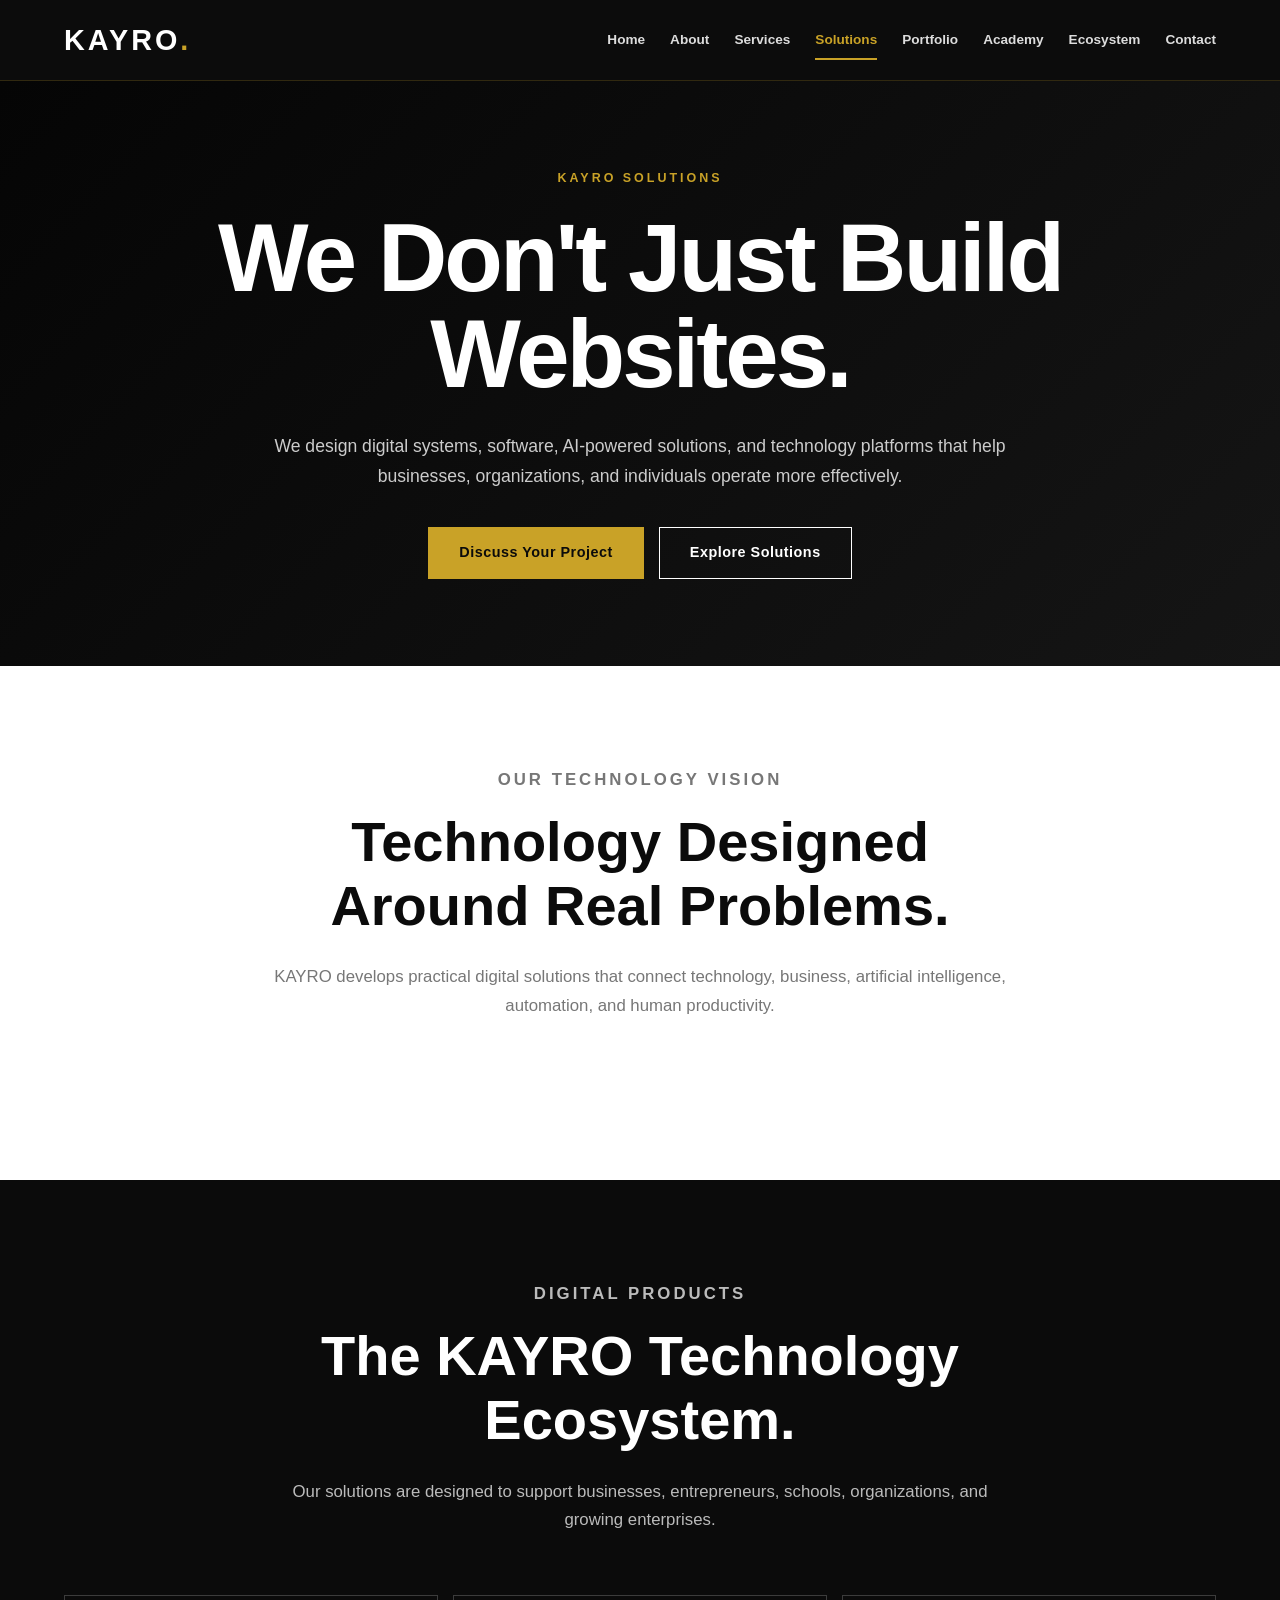
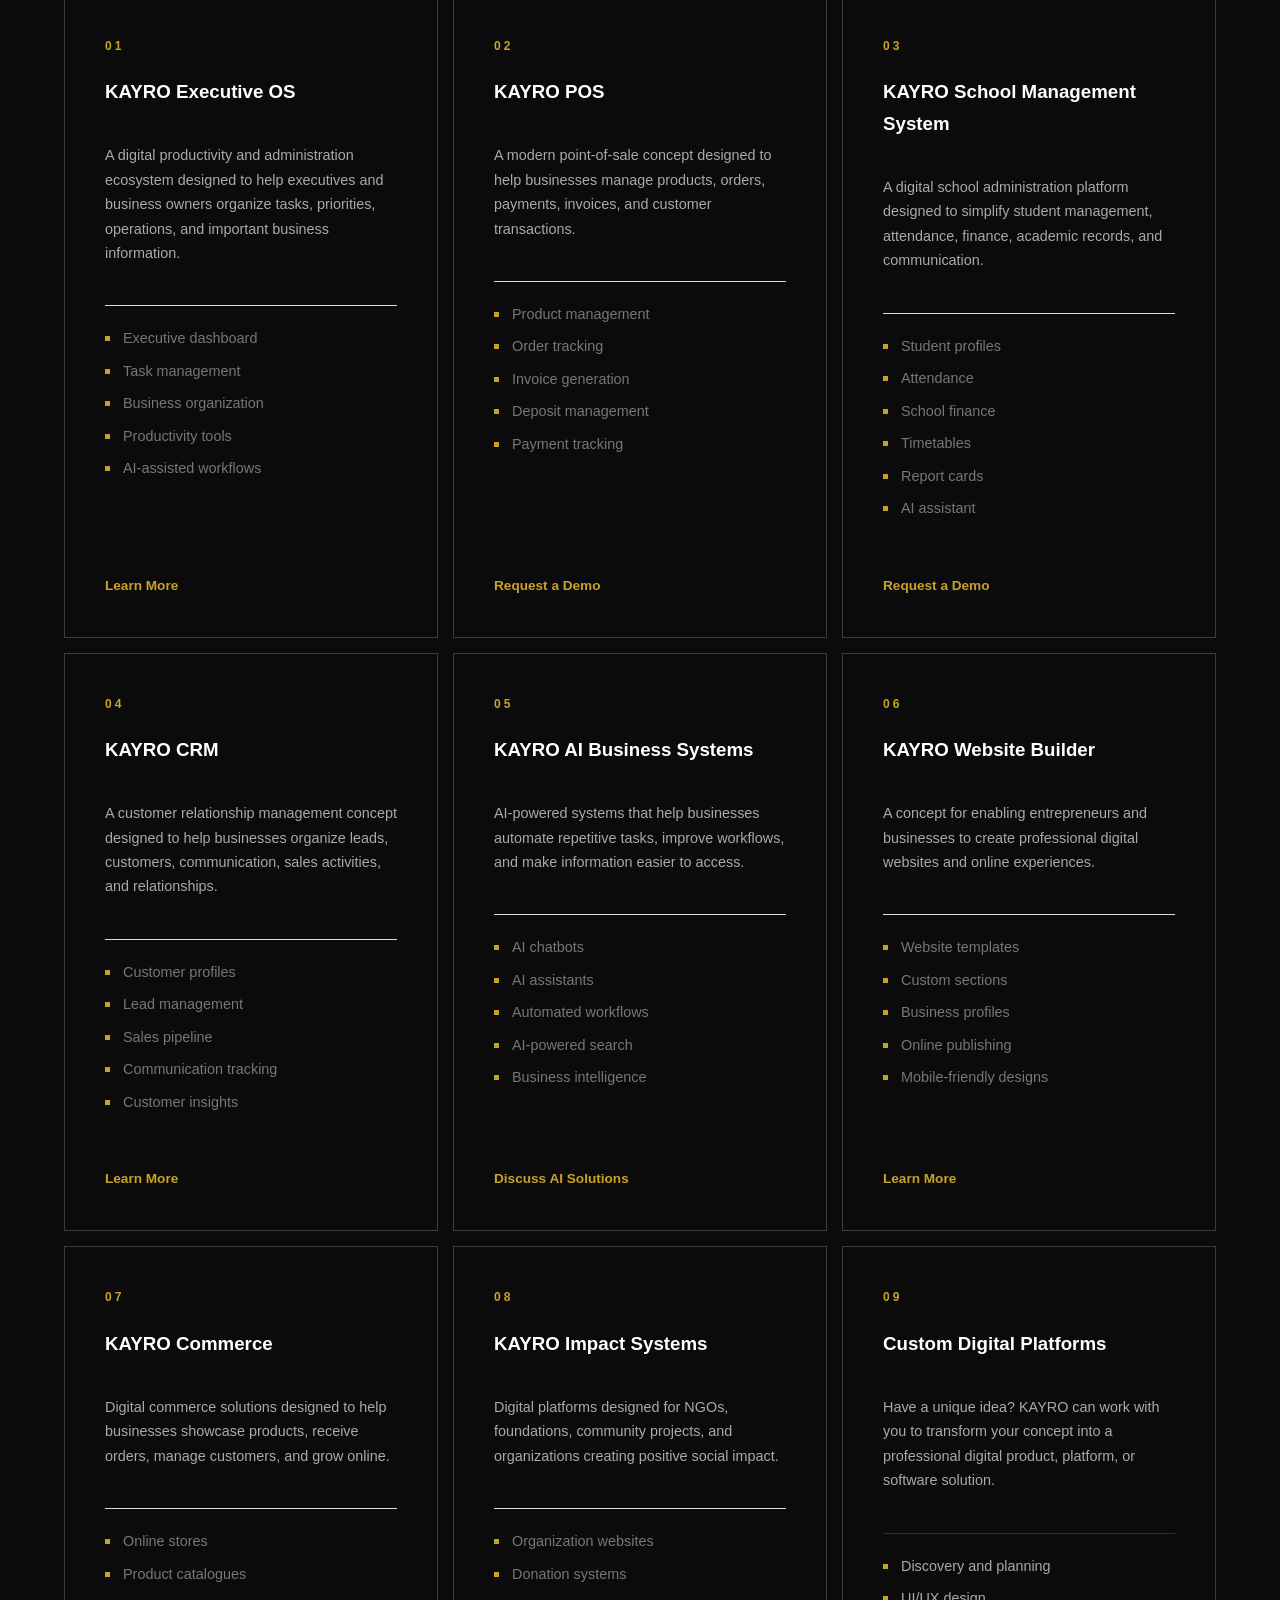
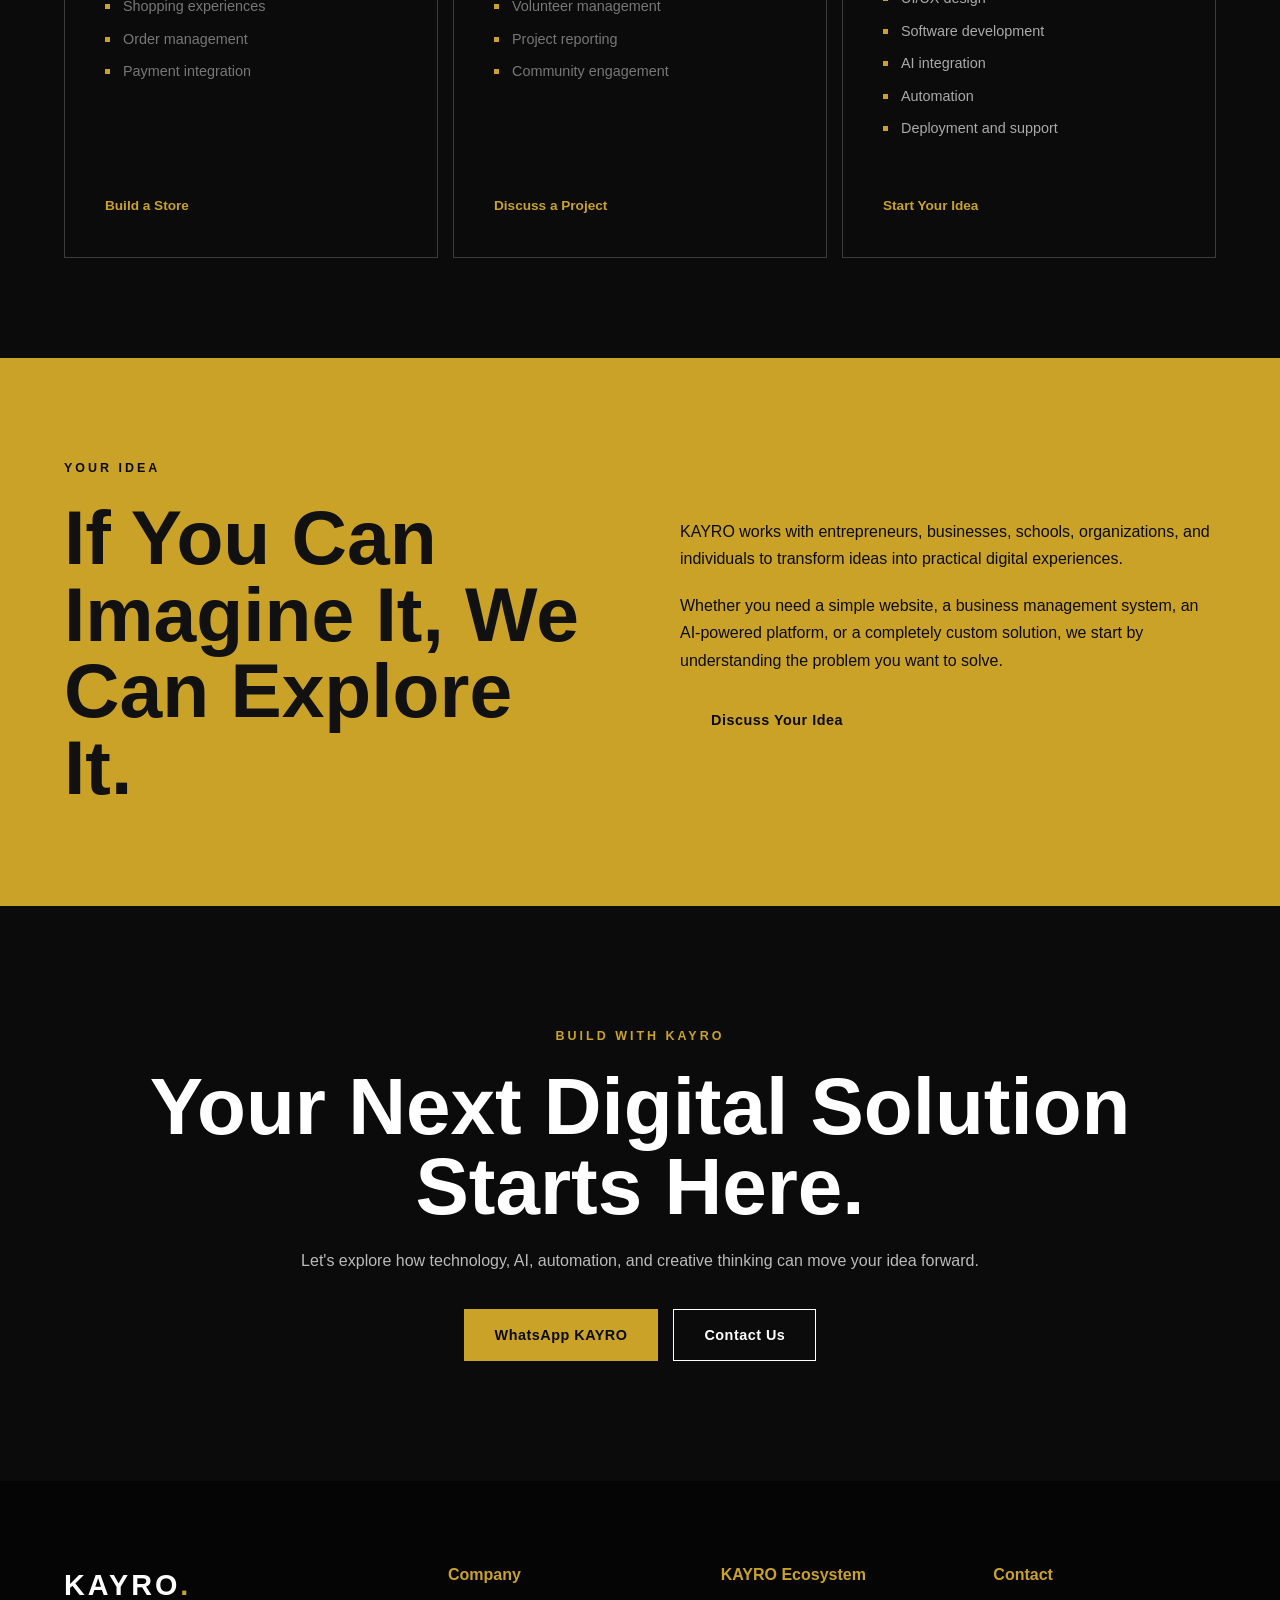
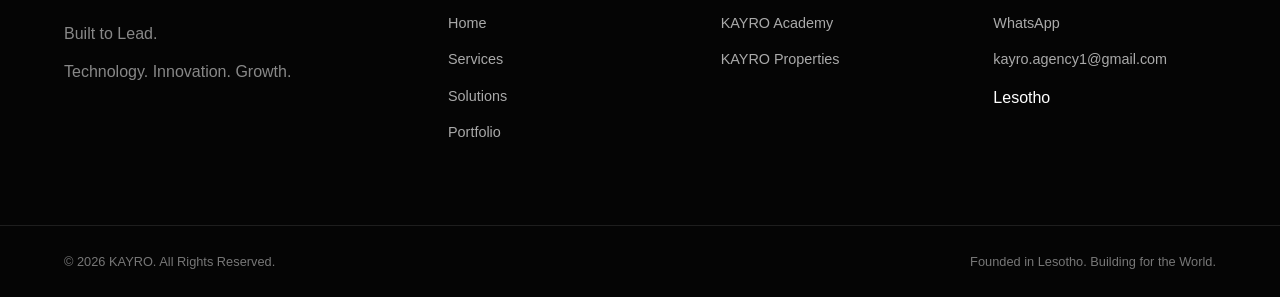
<file: solutions.html>
<!DOCTYPE html>
<html lang="en">

<head>

    <meta charset="UTF-8">

    <meta
        name="viewport"
        content="width=device-width, initial-scale=1.0"
    >

    <title>
        KAYRO Solutions | Digital Products & Technology
    </title>

    <meta
        name="description"
        content="Explore KAYRO's digital products, AI systems, business platforms, software solutions, and custom technology projects."
    >

    <link
        rel="stylesheet"
        href="style.css"
    >

</head>


<body>


<!-- ==========================================
     HEADER
=========================================== -->

<header class="header">

    <div class="container nav-container">


        <a
            href="index.html"
            class="logo"
        >

            KAYRO<span>.</span>

        </a>


        <nav
            class="navbar"
            id="navbar"
        >

            <a href="index.html">
                Home
            </a>

            <a href="index.html#about">
                About
            </a>

            <a href="services.html">
                Services
            </a>

            <a
                href="solutions.html"
                class="active"
            >
                Solutions
            </a>

            <a href="portfolio.html">
                Portfolio
            </a>

            <a href="academy.html">
                Academy
            </a>

            <a href="index.html#ecosystem">
                Ecosystem
            </a>

            <a href="contact.html">
                Contact
            </a>

        </nav>


        <button
            class="menu-btn"
            onclick="toggleMenu()"
        >

            Menu

        </button>


    </div>

</header>



<!-- ==========================================
     HERO
=========================================== -->

<section class="page-hero solutions-hero">


    <div class="container">


        <p class="eyebrow">

            KAYRO SOLUTIONS

        </p>


        <h1>

            We Don't Just
            Build Websites.

        </h1>


        <p>

            We design digital systems, software,
            AI-powered solutions, and technology
            platforms that help businesses,
            organizations, and individuals operate
            more effectively.

        </p>


        <div class="hero-buttons">


            <a
                href="https://wa.me/26656637211"
                class="btn primary"
                target="_blank"
                rel="noopener noreferrer"
            >

                Discuss Your Project

            </a>


            <a
                href="#solutions"
                class="btn secondary"
            >

                Explore Solutions

            </a>


        </div>


    </div>


</section>



<!-- ==========================================
     INTRODUCTION
=========================================== -->

<section class="section">


    <div class="container">


        <div class="section-heading">


            <p class="eyebrow">

                OUR TECHNOLOGY VISION

            </p>


            <h2>

                Technology Designed
                Around Real Problems.

            </h2>


            <p>

                KAYRO develops practical digital
                solutions that connect technology,
                business, artificial intelligence,
                automation, and human productivity.

            </p>


        </div>


    </div>


</section>



<!-- ==========================================
     SOLUTIONS
=========================================== -->

<section
    id="solutions"
    class="section solutions"
>


    <div class="container">


        <div class="section-heading">


            <p class="eyebrow">

                DIGITAL PRODUCTS

            </p>


            <h2>

                The KAYRO
                Technology Ecosystem.

            </h2>


            <p>

                Our solutions are designed to support
                businesses, entrepreneurs, schools,
                organizations, and growing enterprises.

            </p>


        </div>



        <div class="solution-grid">



            <!-- EXECUTIVE OS -->

            <article class="solution-card">


                <span class="solution-number">

                    01

                </span>


                <h3>

                    KAYRO Executive OS

                </h3>


                <p>

                    A digital productivity and
                    administration ecosystem designed
                    to help executives and business
                    owners organize tasks, priorities,
                    operations, and important business
                    information.

                </p>


                <ul>

                    <li>
                        Executive dashboard
                    </li>

                    <li>
                        Task management
                    </li>

                    <li>
                        Business organization
                    </li>

                    <li>
                        Productivity tools
                    </li>

                    <li>
                        AI-assisted workflows
                    </li>

                </ul>


                <a
                    href="https://wa.me/26656637211?text=I%20am%20interested%20in%20KAYRO%20Executive%20OS"
                    class="solution-link"
                    target="_blank"
                    rel="noopener noreferrer"
                >

                    Learn More

                </a>


            </article>



            <!-- POS -->

            <article class="solution-card">


                <span class="solution-number">

                    02

                </span>


                <h3>

                    KAYRO POS

                </h3>


                <p>

                    A modern point-of-sale concept
                    designed to help businesses manage
                    products, orders, payments, invoices,
                    and customer transactions.

                </p>


                <ul>

                    <li>
                        Product management
                    </li>

                    <li>
                        Order tracking
                    </li>

                    <li>
                        Invoice generation
                    </li>

                    <li>
                        Deposit management
                    </li>

                    <li>
                        Payment tracking
                    </li>

                </ul>


                <a
                    href="https://wa.me/26656637211?text=I%20am%20interested%20in%20KAYRO%20POS"
                    class="solution-link"
                    target="_blank"
                    rel="noopener noreferrer"
                >

                    Request a Demo

                </a>


            </article>



            <!-- SCHOOL SYSTEM -->

            <article class="solution-card">


                <span class="solution-number">

                    03

                </span>


                <h3>

                    KAYRO School Management System

                </h3>


                <p>

                    A digital school administration
                    platform designed to simplify
                    student management, attendance,
                    finance, academic records,
                    and communication.

                </p>


                <ul>

                    <li>
                        Student profiles
                    </li>

                    <li>
                        Attendance
                    </li>

                    <li>
                        School finance
                    </li>

                    <li>
                        Timetables
                    </li>

                    <li>
                        Report cards
                    </li>

                    <li>
                        AI assistant
                    </li>

                </ul>


                <a
                    href="https://wa.me/26656637211?text=I%20am%20interested%20in%20the%20KAYRO%20School%20Management%20System"
                    class="solution-link"
                    target="_blank"
                    rel="noopener noreferrer"
                >

                    Request a Demo

                </a>


            </article>



            <!-- CRM -->

            <article class="solution-card">


                <span class="solution-number">

                    04

                </span>


                <h3>

                    KAYRO CRM

                </h3>


                <p>

                    A customer relationship management
                    concept designed to help businesses
                    organize leads, customers, communication,
                    sales activities, and relationships.

                </p>


                <ul>

                    <li>
                        Customer profiles
                    </li>

                    <li>
                        Lead management
                    </li>

                    <li>
                        Sales pipeline
                    </li>

                    <li>
                        Communication tracking
                    </li>

                    <li>
                        Customer insights
                    </li>

                </ul>


                <a
                    href="https://wa.me/26656637211?text=I%20am%20interested%20in%20KAYRO%20CRM"
                    class="solution-link"
                    target="_blank"
                    rel="noopener noreferrer"
                >

                    Learn More

                </a>


            </article>



            <!-- AI BUSINESS -->

            <article class="solution-card">


                <span class="solution-number">

                    05

                </span>


                <h3>

                    KAYRO AI Business Systems

                </h3>


                <p>

                    AI-powered systems that help
                    businesses automate repetitive
                    tasks, improve workflows, and
                    make information easier to access.

                </p>


                <ul>

                    <li>
                        AI chatbots
                    </li>

                    <li>
                        AI assistants
                    </li>

                    <li>
                        Automated workflows
                    </li>

                    <li>
                        AI-powered search
                    </li>

                    <li>
                        Business intelligence
                    </li>

                </ul>


                <a
                    href="https://wa.me/26656637211?text=I%20want%20to%20discuss%20an%20AI%20Business%20System"
                    class="solution-link"
                    target="_blank"
                    rel="noopener noreferrer"
                >

                    Discuss AI Solutions

                </a>


            </article>



            <!-- WEBSITE BUILDER -->

            <article class="solution-card">


                <span class="solution-number">

                    06

                </span>


                <h3>

                    KAYRO Website Builder

                </h3>


                <p>

                    A concept for enabling entrepreneurs
                    and businesses to create professional
                    digital websites and online experiences.

                </p>


                <ul>

                    <li>
                        Website templates
                    </li>

                    <li>
                        Custom sections
                    </li>

                    <li>
                        Business profiles
                    </li>

                    <li>
                        Online publishing
                    </li>

                    <li>
                        Mobile-friendly designs
                    </li>

                </ul>


                <a
                    href="https://wa.me/26656637211?text=I%20am%20interested%20in%20the%20KAYRO%20Website%20Builder"
                    class="solution-link"
                    target="_blank"
                    rel="noopener noreferrer"
                >

                    Learn More

                </a>


            </article>



            <!-- E-COMMERCE -->

            <article class="solution-card">


                <span class="solution-number">

                    07

                </span>


                <h3>

                    KAYRO Commerce

                </h3>


                <p>

                    Digital commerce solutions designed
                    to help businesses showcase products,
                    receive orders, manage customers,
                    and grow online.

                </p>


                <ul>

                    <li>
                        Online stores
                    </li>

                    <li>
                        Product catalogues
                    </li>

                    <li>
                        Shopping experiences
                    </li>

                    <li>
                        Order management
                    </li>

                    <li>
                        Payment integration
                    </li>

                </ul>


                <a
                    href="https://wa.me/26656637211?text=I%20am%20interested%20in%20KAYRO%20Commerce"
                    class="solution-link"
                    target="_blank"
                    rel="noopener noreferrer"
                >

                    Build a Store

                </a>


            </article>



            <!-- NGO -->

            <article class="solution-card">


                <span class="solution-number">

                    08

                </span>


                <h3>

                    KAYRO Impact Systems

                </h3>


                <p>

                    Digital platforms designed for
                    NGOs, foundations, community projects,
                    and organizations creating positive
                    social impact.

                </p>


                <ul>

                    <li>
                        Organization websites
                    </li>

                    <li>
                        Donation systems
                    </li>

                    <li>
                        Volunteer management
                    </li>

                    <li>
                        Project reporting
                    </li>

                    <li>
                        Community engagement
                    </li>

                </ul>


                <a
                    href="https://wa.me/26656637211?text=I%20am%20interested%20in%20a%20KAYRO%20Impact System"
                    class="solution-link"
                    target="_blank"
                    rel="noopener noreferrer"
                >

                    Discuss a Project

                </a>


            </article>



            <!-- CUSTOM -->

            <article class="solution-card featured-solution">


                <span class="solution-number">

                    09

                </span>


                <h3>

                    Custom Digital Platforms

                </h3>


                <p>

                    Have a unique idea?

                    KAYRO can work with you to
                    transform your concept into a
                    professional digital product,
                    platform, or software solution.

                </p>


                <ul>

                    <li>
                        Discovery and planning
                    </li>

                    <li>
                        UI/UX design
                    </li>

                    <li>
                        Software development
                    </li>

                    <li>
                        AI integration
                    </li>

                    <li>
                        Automation
                    </li>

                    <li>
                        Deployment and support
                    </li>

                </ul>


                <a
                    href="https://wa.me/26656637211?text=I%20have%20an%20idea%20for%20a%20custom%20digital platform"
                    class="solution-link"
                    target="_blank"
                    rel="noopener noreferrer"
                >

                    Start Your Idea

                </a>


            </article>


        </div>


    </div>


</section>



<!-- ==========================================
     CUSTOM SOLUTIONS
=========================================== -->

<section class="section custom-solutions">


    <div class="container">


        <div class="custom-grid">


            <div>


                <p class="eyebrow">

                    YOUR IDEA

                </p>


                <h2>

                    If You Can
                    Imagine It,
                    We Can Explore It.

                </h2>


            </div>


            <div>


                <p>

                    KAYRO works with entrepreneurs,
                    businesses, schools, organizations,
                    and individuals to transform ideas
                    into practical digital experiences.

                </p>


                <p>

                    Whether you need a simple website,
                    a business management system,
                    an AI-powered platform, or a
                    completely custom solution,
                    we start by understanding the
                    problem you want to solve.

                </p>


                <a
                    href="https://wa.me/26656637211?text=Hello%20KAYRO,%20I%20would%20like%20to%20discuss%20a%20custom%20technology%20project."
                    class="btn primary"
                    target="_blank"
                    rel="noopener noreferrer"
                >

                    Discuss Your Idea

                </a>


            </div>


        </div>


    </div>


</section>



<!-- ==========================================
     CTA
=========================================== -->

<section class="cta">


    <div class="container">


        <p class="eyebrow">

            BUILD WITH KAYRO

        </p>


        <h2>

            Your Next Digital
            Solution Starts Here.

        </h2>


        <p>

            Let's explore how technology,
            AI, automation, and creative
            thinking can move your idea forward.

        </p>


        <div class="cta-buttons">


            <a
                href="https://wa.me/26656637211"
                class="btn primary"
                target="_blank"
                rel="noopener noreferrer"
            >

                WhatsApp KAYRO

            </a>


            <a
                href="contact.html"
                class="btn secondary"
            >

                Contact Us

            </a>


        </div>


    </div>


</section>



<!-- ==========================================
     FOOTER
=========================================== -->

<footer>


    <div class="container footer-container">


        <div class="footer-brand">


            <a
                href="index.html"
                class="logo"
            >

                KAYRO<span>.</span>

            </a>


            <p>

                Built to Lead.

            </p>


            <p>

                Technology.
                Innovation.
                Growth.

            </p>


        </div>



        <div class="footer-links">


            <h4>
                Company
            </h4>


            <a href="index.html">
                Home
            </a>


            <a href="services.html">
                Services
            </a>


            <a href="solutions.html">
                Solutions
            </a>


            <a href="portfolio.html">
                Portfolio
            </a>


        </div>



        <div class="footer-links">


            <h4>
                KAYRO Ecosystem
            </h4>


            <a href="academy.html">
                KAYRO Academy
            </a>


            <a href="index.html#ecosystem">
                KAYRO Properties
            </a>


        </div>



        <div class="footer-contact">


            <h4>
                Contact
            </h4>


            <a
                href="https://wa.me/26656637211"
                target="_blank"
                rel="noopener noreferrer"
            >

                WhatsApp

            </a>


            <a
                href="mailto:kayro.agency1@gmail.com"
            >

                kayro.agency1@gmail.com

            </a>


            <p>

                Lesotho

            </p>


        </div>


    </div>



    <div class="footer-bottom">


        <p>

            © 2026 KAYRO.
            All Rights Reserved.

        </p>


        <p>

            Founded in Lesotho.
            Building for the World.

        </p>


    </div>


</footer>



<script
    src="script.js"
></script>


</body>

</html>
</file>
<file: style.css>
/* =====================================================
   KAYRO COMPANY PROFILE
   MAIN STYLESHEET
   Brand: Black | White | Gold
===================================================== */


/* =====================================================
   1. GLOBAL RESET
===================================================== */

* {
    margin: 0;
    padding: 0;
    box-sizing: border-box;
}


html {
    scroll-behavior: smooth;
}


body {
    font-family:
        "Inter",
        "Segoe UI",
        Arial,
        sans-serif;

    background: #ffffff;

    color: #111111;

    line-height: 1.7;

    overflow-x: hidden;
}


img {
    max-width: 100%;

    display: block;
}


a {
    text-decoration: none;

    color: inherit;
}


button {
    font-family: inherit;
}


/* =====================================================
   2. KAYRO BRAND VARIABLES
===================================================== */

:root {

    --black: #0b0b0b;

    --dark-black: #050505;

    --white: #ffffff;

    --off-white: #f7f7f5;

    --light-gray: #eeeeee;

    --gray: #777777;

    --dark-gray: #222222;

    --gold: #c9a227;

    --light-gold: #e1c45a;

    --dark-gold: #9d7d14;

    --border: #dddddd;

    --max-width: 1200px;

    --transition: 0.3s ease;

}


/* =====================================================
   3. GENERAL CONTAINER
===================================================== */

.container {

    width: 90%;

    max-width: var(--max-width);

    margin: 0 auto;

}


/* =====================================================
   4. SECTIONS
===================================================== */

.section {

    padding: 100px 0;

}


.section-heading {

    max-width: 750px;

    margin: 0 auto 60px;

    text-align: center;

}


.section-heading h2 {

    font-size: clamp(
        2rem,
        5vw,
        3.5rem
    );

    line-height: 1.15;

    margin: 15px 0 25px;

    color: var(--black);

}


.section-heading p {

    color: var(--gray);

    font-size: 1.05rem;

}


.eyebrow {

    color: var(--gold);

    font-size: 0.78rem;

    font-weight: 700;

    letter-spacing: 3px;

    text-transform: uppercase;

}


.center-text {

    max-width: 800px;

    margin: 0 auto;

    text-align: center;

    color: var(--gray);

    font-size: 1.1rem;

}


/* =====================================================
   5. BUTTONS
===================================================== */

.btn {

    display: inline-flex;

    align-items: center;

    justify-content: center;

    min-height: 52px;

    padding: 0 30px;

    border-radius: 0;

    font-size: 0.9rem;

    font-weight: 700;

    letter-spacing: 0.5px;

    transition: var(--transition);

    cursor: pointer;

}


.btn.primary {

    background: var(--gold);

    color: var(--black);

    border: 1px solid var(--gold);

}


.btn.primary:hover {

    background: var(--light-gold);

    border-color: var(--light-gold);

    transform: translateY(-3px);

}


.btn.secondary {

    background: transparent;

    color: var(--white);

    border: 1px solid var(--white);

}


.btn.secondary:hover {

    background: var(--white);

    color: var(--black);

    transform: translateY(-3px);

}


.section-button {

    text-align: center;

    margin-top: 50px;

}


.hero-buttons,
.cta-buttons,
.properties-buttons {

    display: flex;

    flex-wrap: wrap;

    gap: 15px;

}


/* =====================================================
   6. HEADER
===================================================== */

.header {

    position: sticky;

    top: 0;

    z-index: 1000;

    width: 100%;

    background: rgba(
        5,
        5,
        5,
        0.97
    );

    border-bottom: 1px solid
        rgba(
            201,
            162,
            39,
            0.2
        );

}


.nav-container {

    min-height: 80px;

    display: flex;

    align-items: center;

    justify-content: space-between;

    gap: 30px;

}


/* =====================================================
   7. LOGO
===================================================== */

.logo {

    font-size: 1.8rem;

    font-weight: 900;

    letter-spacing: 3px;

    color: var(--white);

}


.logo span {

    color: var(--gold);

}


/* =====================================================
   8. NAVIGATION
===================================================== */

.navbar {

    display: flex;

    align-items: center;

    gap: 25px;

}


.navbar a {

    position: relative;

    color: #dddddd;

    font-size: 0.85rem;

    font-weight: 600;

    transition: var(--transition);

}


.navbar a:hover {

    color: var(--gold);

}


.navbar a.active {

    color: var(--gold);

}


.navbar a.active::after {

    content: "";

    position: absolute;

    left: 0;

    bottom: -8px;

    width: 100%;

    height: 2px;

    background: var(--gold);

}


/* =====================================================
   9. MOBILE MENU BUTTON
===================================================== */

.menu-btn {

    display: none;

    background: transparent;

    border: 1px solid var(--gold);

    color: var(--gold);

    padding: 10px 15px;

    cursor: pointer;

}


/* =====================================================
   10. HERO
===================================================== */

.hero {

    min-height: 90vh;

    display: flex;

    align-items: center;

    position: relative;

    background:

        linear-gradient(
            90deg,
            rgba(
                5,
                5,
                5,
                0.98
            ),
            rgba(
                5,
                5,
                5,
                0.82
            )
        );

    color: var(--white);

}


.hero::after {

    content: "";

    position: absolute;

    top: 0;

    right: 0;

    width: 35%;

    height: 100%;

    border-left: 1px solid
        rgba(
            201,
            162,
            39,
            0.15
        );

}


.hero-container {

    position: relative;

    z-index: 2;

}


.hero-content {

    max-width: 850px;

}


.hero h1 {

    font-size: clamp(
        3rem,
        8vw,
        6.5rem
    );

    line-height: 0.98;

    letter-spacing: -3px;

    margin: 25px 0;

}


.hero h1 span {

    display: block;

    color: var(--gold);

}


.hero-text {

    max-width: 700px;

    color: #cccccc;

    font-size: 1.15rem;

    margin-bottom: 35px;

}


.hero .eyebrow span {

    color: var(--white);

    margin: 0 8px;

}


/* =====================================================
   11. INTRODUCTION
===================================================== */

.introduction {

    background: var(--white);

}


/* =====================================================
   12. ABOUT
===================================================== */

.about {

    background: var(--off-white);

}


.about-grid {

    display: grid;

    grid-template-columns:
        1.3fr
        0.7fr;

    gap: 70px;

    align-items: center;

}


.about-text p {

    margin-bottom: 20px;

    color: var(--gray);

    font-size: 1.05rem;

}


.about-card {

    padding: 50px;

    background: var(--black);

    color: var(--white);

    border-top: 4px solid var(--gold);

}


.about-card h3 {

    font-size: 2rem;

    line-height: 1.2;

    margin: 20px 0;

}


.about-card p:last-child {

    color: #cccccc;

}


/* =====================================================
   13. VISION
===================================================== */

.vision {

    background: var(--black);

    color: var(--white);

}


.vision-box {

    max-width: 900px;

    margin: 0 auto;

    text-align: center;

}


.vision-box h2 {

    font-size: clamp(
        2rem,
        5vw,
        4rem
    );

    line-height: 1.15;

    margin: 20px 0 30px;

}


.vision-box p:last-child {

    max-width: 750px;

    margin: 0 auto;

    color: #cccccc;

}


/* =====================================================
   14. MISSION
===================================================== */

.mission {

    background: var(--gold);

}


.mission .eyebrow {

    color: var(--black);

}


.mission .section-heading h2 {

    color: var(--black);

}


.mission .center-text {

    color: var(--black);

}


/* =====================================================
   15. VALUES
===================================================== */

.values {

    background: var(--white);

}


.values-grid {

    display: grid;

    grid-template-columns:
        repeat(
            3,
            1fr
        );

    gap: 20px;

}


.value-card {

    padding: 40px;

    border: 1px solid var(--border);

    transition: var(--transition);

}


.value-card:hover {

    transform: translateY(-7px);

    border-color: var(--gold);

}


.value-card span {

    color: var(--gold);

    font-weight: 800;

    font-size: 0.9rem;

}


.value-card h3 {

    margin: 20px 0 10px;

    font-size: 1.4rem;

}


.value-card p {

    color: var(--gray);

}


/* =====================================================
   16. FOUNDER STORY
===================================================== */

.founder-story {

    background: var(--off-white);

}


.founder-story-content {

    max-width: 850px;

    margin: auto;

}


.founder-story-content p {

    color: var(--gray);

    margin-bottom: 22px;

    font-size: 1.05rem;

}


.highlight-text {

    padding: 30px;

    margin-top: 35px;

    border-left: 4px solid var(--gold);

    background: var(--white);

    color: var(--black) !important;

    font-weight: 700;

    font-size: 1.3rem !important;

}


/* =====================================================
   17. FOUNDER
===================================================== */

.founder {

    background: var(--white);

}


.founder-grid {

    display: grid;

    grid-template-columns:
        0.8fr
        1.2fr;

    gap: 80px;

    align-items: center;

}


.founder-image {

    min-height: 500px;

    background: var(--black);

    display: flex;

    align-items: center;

    justify-content: center;

}


.image-placeholder {

    color: var(--gold);

    border: 1px solid var(--gold);

    padding: 40px;

    letter-spacing: 3px;

    text-transform: uppercase;

}


.founder-content h2 {

    font-size: clamp(
        2rem,
        5vw,
        3.5rem
    );

    line-height: 1.1;

    margin: 15px 0;

}


.founder-content p {

    color: var(--gray);

    margin-bottom: 20px;

}


/* =====================================================
   18. SERVICES
===================================================== */

.services {

    background: var(--off-white);

}


.service-grid {

    display: grid;

    grid-template-columns:
        repeat(
            3,
            1fr
        );

    gap: 20px;

}


.service-card {

    background: var(--white);

    padding: 40px;

    border: 1px solid var(--border);

    transition: var(--transition);

}


.service-card:hover {

    transform: translateY(-8px);

    border-color: var(--gold);

}


.service-number {

    color: var(--gold);

    font-size: 0.85rem;

    font-weight: 800;

    letter-spacing: 2px;

}


.service-card h3 {

    font-size: 1.5rem;

    margin: 20px 0 15px;

}


.service-card p {

    color: var(--gray);

    margin-bottom: 25px;

}


.card-link {

    color: var(--gold);

    font-weight: 700;

    font-size: 0.9rem;

    transition: var(--transition);

}


.card-link:hover {

    color: var(--dark-gold);

}


/* =====================================================
   19. SOLUTIONS
===================================================== */

.solutions {

    background: var(--black);

    color: var(--white);

}


.solutions .section-heading h2 {

    color: var(--white);

}


.solutions .section-heading p {

    color: #bbbbbb;

}


.solution-grid {

    display: grid;

    grid-template-columns:
        repeat(
            3,
            1fr
        );

    gap: 20px;

}


.solution-card {

    padding: 40px;

    border: 1px solid
        rgba(
            255,
            255,
            255,
            0.15
        );

    transition: var(--transition);

}


.solution-card:hover {

    border-color: var(--gold);

    transform: translateY(-5px);

}


.solution-card h3 {

    color: var(--white);

    margin-bottom: 15px;

}


.solution-card p {

    color: #aaaaaa;

}


/* =====================================================
   20. INDUSTRIES
===================================================== */

.industries {

    background: var(--white);

}


.industry-grid {

    display: grid;

    grid-template-columns:
        repeat(
            4,
            1fr
        );

    gap: 15px;

}


.industry-card {

    min-height: 120px;

    display: flex;

    align-items: center;

    justify-content: center;

    text-align: center;

    padding: 20px;

    border: 1px solid var(--border);

    font-weight: 700;

    transition: var(--transition);

}


.industry-card:hover {

    background: var(--black);

    color: var(--gold);

    border-color: var(--black);

}


/* =====================================================
   21. KAYRO ECOSYSTEM
===================================================== */

.ecosystem {

    background: var(--off-white);

}


.ecosystem-grid {

    display: grid;

    grid-template-columns:
        repeat(
            3,
            1fr
        );

    gap: 20px;

}


.ecosystem-card {

    background: var(--white);

    padding: 45px;

    border: 1px solid var(--border);

}


.ecosystem-card h3 {

    font-size: 2rem;

    margin: 15px 0;

}


.ecosystem-card p {

    color: var(--gray);

    margin-bottom: 25px;

}


.ecosystem-label {

    color: var(--gold) !important;

    font-size: 0.75rem;

    font-weight: 800;

    letter-spacing: 2px;

}


.featured-ecosystem {

    background: var(--black);

    color: var(--white);

    border-top: 4px solid var(--gold);

}


.featured-ecosystem h3 {

    color: var(--white);

}


.featured-ecosystem p:not(.ecosystem-label) {

    color: #bbbbbb;

}


.featured-ecosystem .card-link {

    display: block;

    margin-top: 20px;

}


/* =====================================================
   22. KAYRO PROPERTIES
===================================================== */

.properties {

    background:

        linear-gradient(
            135deg,
            #050505,
            #171717
        );

    color: var(--white);

}


.properties-content {

    max-width: 900px;

    text-align: center;

}


.properties h2 {

    font-size: clamp(
        2.5rem,
        7vw,
        5rem
    );

    line-height: 1;

    margin: 20px 0 30px;

}


.properties-content > p:not(.eyebrow) {

    color: #cccccc;

    margin-bottom: 20px;

}


.properties-buttons {

    justify-content: center;

    margin-top: 35px;

}


/* =====================================================
   23. WHY KAYRO
===================================================== */

.why {

    background: var(--white);

}


.why-grid {

    display: grid;

    grid-template-columns:
        repeat(
            4,
            1fr
        );

    gap: 20px;

}


.why-card {

    padding: 35px;

    border-top: 2px solid var(--gold);

    background: var(--off-white);

}


.why-card span {

    color: var(--gold);

    font-weight: 800;

}


.why-card h3 {

    margin: 15px 0;

}


.why-card p {

    color: var(--gray);

}


/* =====================================================
   24. PORTFOLIO
===================================================== */

.portfolio {

    background: var(--off-white);

}


.portfolio-grid {

    display: grid;

    grid-template-columns:
        repeat(
            3,
            1fr
        );

    gap: 20px;

}


.portfolio-card {

    background: var(--white);

    border: 1px solid var(--border);

}


.portfolio-image {

    min-height: 250px;

    background: var(--black);

    color: var(--gold);

    display: flex;

    align-items: center;

    justify-content: center;

    letter-spacing: 2px;

    font-weight: 700;

}


.portfolio-content {

    padding: 30px;

}


.portfolio-content h3 {

    margin-bottom: 10px;

}


.portfolio-content p {

    color: var(--gray);

}


/* =====================================================
   25. KAYRO ACADEMY
===================================================== */

.academy {

    background: var(--gold);

}


.academy-content {

    text-align: center;

    max-width: 800px;

}


.academy-content h2 {

    font-size: clamp(
        3rem,
        8vw,
        6rem
    );

    line-height: 0.95;

    margin: 20px 0;

}


.academy-content p:not(.eyebrow) {

    max-width: 700px;

    margin: 0 auto 30px;

    color: var(--black);

}


/* =====================================================
   26. SOCIAL MEDIA
===================================================== */

.social {

    background: var(--white);

}


.social-grid {

    display: grid;

    grid-template-columns:
        repeat(
            4,
            1fr
        );

    gap: 15px;

}


.social-button {

    min-height: 65px;

    display: flex;

    align-items: center;

    justify-content: center;

    text-align: center;

    padding: 15px;

    background: var(--black);

    color: var(--white);

    border: 1px solid var(--black);

    font-size: 0.85rem;

    font-weight: 700;

    transition: var(--transition);

}


.social-button:hover {

    background: var(--gold);

    color: var(--black);

    border-color: var(--gold);

    transform: translateY(-4px);

}


/* =====================================================
   27. FINAL CTA
===================================================== */

.cta {

    padding: 120px 0;

    background: var(--black);

    color: var(--white);

    text-align: center;

}


.cta h2 {

    font-size: clamp(
        2.5rem,
        7vw,
        5rem
    );

    line-height: 1;

    margin: 20px 0;

}


.cta p:not(.eyebrow) {

    max-width: 700px;

    margin: 0 auto 35px;

    color: #bbbbbb;

}


.cta-buttons {

    justify-content: center;

}


/* =====================================================
   28. FOOTER
===================================================== */

footer {

    background: #050505;

    color: var(--white);

}


.footer-container {

    display: grid;

    grid-template-columns:
        1.5fr
        1fr
        1fr
        1fr;

    gap: 50px;

    padding: 80px 0;

}


.footer-brand p {

    color: #888888;

    margin-top: 10px;

}


.footer-links,
.footer-contact {

    display: flex;

    flex-direction: column;

    gap: 12px;

}


.footer-links h4,
.footer-contact h4 {

    color: var(--gold);

    margin-bottom: 10px;

}


.footer-links a,
.footer-contact a {

    color: #aaaaaa;

    font-size: 0.9rem;

    transition: var(--transition);

}


.footer-links a:hover,
.footer-contact a:hover {

    color: var(--gold);

}


.footer-bottom {

    border-top: 1px solid
        rgba(
            255,
            255,
            255,
            0.1
        );

    padding: 25px 5%;

    display: flex;

    justify-content: space-between;

    gap: 20px;

    color: #777777;

    font-size: 0.8rem;

}


/* =====================================================
   29. RESPONSIVE TABLET
===================================================== */

@media (
    max-width: 1000px
) {


    .navbar {

        gap: 15px;

    }


    .navbar a {

        font-size: 0.75rem;

    }


    .values-grid,
    .service-grid,
    .solution-grid,
    .portfolio-grid {

        grid-template-columns:
            repeat(
                2,
                1fr
            );

    }


    .industry-grid {

        grid-template-columns:
            repeat(
                2,
                1fr
            );

    }


    .ecosystem-grid {

        grid-template-columns:
            1fr;

    }


    .why-grid {

        grid-template-columns:
            repeat(
                2,
                1fr
            );

    }


    .social-grid {

        grid-template-columns:
            repeat(
                2,
                1fr
            );

    }


    .footer-container {

        grid-template-columns:
            repeat(
                2,
                1fr
            );

    }


}


/* =====================================================
   30. RESPONSIVE MOBILE
===================================================== */

@media (
    max-width: 768px
) {


    .section {

        padding: 70px 0;

    }


    .nav-container {

        min-height: 70px;

    }


    .menu-btn {

        display: block;

    }


    .navbar {

        position: absolute;

        top: 70px;

        left: 0;

        width: 100%;

        display: none;

        flex-direction: column;

        align-items: flex-start;

        padding: 30px 5%;

        background: var(--black);

        border-top: 1px solid
            rgba(
                201,
                162,
                39,
                0.2
            );

    }


    .navbar.active {

        display: flex;

    }


    .navbar a {

        font-size: 0.9rem;

        padding: 8px 0;

    }


    .navbar a.active::after {

        display: none;

    }


    .hero {

        min-height: 85vh;

    }


    .hero h1 {

        letter-spacing: -2px;

    }


    .hero-buttons,
    .cta-buttons,
    .properties-buttons {

        flex-direction: column;

        align-items: stretch;

    }


    .btn {

        width: 100%;

    }


    .about-grid,
    .founder-grid {

        grid-template-columns:
            1fr;

        gap: 40px;

    }


    .founder-image {

        min-height: 350px;

    }


    .values-grid,
    .service-grid,
    .solution-grid,
    .portfolio-grid,
    .why-grid {

        grid-template-columns:
            1fr;

    }


    .industry-grid {

        grid-template-columns:
            1fr 1fr;

    }


    .social-grid {

        grid-template-columns:
            1fr;

    }


    .footer-container {

        grid-template-columns:
            1fr;

        gap: 40px;

    }


    .footer-bottom {

        flex-direction: column;

        text-align: center;

    }


}


/* =====================================================
   31. SMALL PHONES
===================================================== */

@media (
    max-width: 400px
) {


    .container {

        width: 92%;

    }


    .hero h1 {

        font-size: 3rem;

    }


    .section-heading h2 {

        font-size: 2rem;

    }


    .industry-grid {

        grid-template-columns:
            1fr;

    }


    .about-card,
    .service-card,
    .solution-card,
    .value-card {

        padding: 30px;

    }


}
/* =====================================================
   KAYRO SERVICES PAGE
===================================================== */


/* =====================================================
   PAGE HERO
===================================================== */

.page-hero {

    min-height: 65vh;

    display: flex;

    align-items: center;

    background: var(--black);

    color: var(--white);

    text-align: center;

}


.page-hero .container {

    max-width: 900px;

}


.page-hero h1 {

    font-size: clamp(
        3rem,
        8vw,
        6rem
    );

    line-height: 1;

    letter-spacing: -3px;

    margin: 20px 0 30px;

}


.page-hero > .container > p:not(.eyebrow) {

    max-width: 750px;

    margin: 0 auto 35px;

    color: #cccccc;

    font-size: 1.1rem;

}


.page-hero .hero-buttons {

    justify-content: center;

}


/* =====================================================
   SERVICE CATEGORY
===================================================== */

.service-category {

    padding: 90px 0;

    border-bottom: 1px solid var(--border);

}


.service-category:last-child {

    border-bottom: none;

}


.service-category-header {

    display: grid;

    grid-template-columns:
        100px
        1fr;

    gap: 50px;

    margin-bottom: 50px;

}


.service-category-header
.service-number {

    font-size: 3rem;

    color: var(--gold);

    font-weight: 800;

}


.service-category-header h2 {

    font-size: clamp(
        2rem,
        5vw,
        3.5rem
    );

    line-height: 1.1;

    margin: 15px 0 20px;

}


.service-category-header p:not(.eyebrow) {

    max-width: 750px;

    color: var(--gray);

}


/* =====================================================
   SERVICE LIST
===================================================== */

.service-list {

    display: grid;

    grid-template-columns:
        repeat(
            3,
            1fr
        );

    gap: 20px;

    margin-left: 150px;

}


.service-item {

    padding: 35px;

    background: var(--white);

    border: 1px solid var(--border);

    transition: var(--transition);

}


.service-item:hover {

    border-color: var(--gold);

    transform: translateY(-5px);

    box-shadow:
        0 15px 30px
        rgba(
            0,
            0,
            0,
            0.06
        );

}


.service-item h3 {

    font-size: 1.25rem;

    margin-bottom: 12px;

}


.service-item p {

    color: var(--gray);

    font-size: 0.95rem;

}


/* =====================================================
   ALTERNATING SERVICE SECTIONS
===================================================== */

.service-category:nth-child(even) {

    background: var(--off-white);

}


/* =====================================================
   HOW WE WORK
===================================================== */

.how-we-work {

    background: var(--black);

    color: var(--white);

}


.how-we-work
.section-heading h2 {

    color: var(--white);

}


.how-we-work
.section-heading p:not(.eyebrow) {

    color: #bbbbbb;

}


.process-grid {

    display: grid;

    grid-template-columns:
        repeat(
            5,
            1fr
        );

    gap: 15px;

}


.process-card {

    padding: 35px 25px;

    border: 1px solid
        rgba(
            255,
            255,
            255,
            0.15
        );

}


.process-card span {

    color: var(--gold);

    font-weight: 800;

    font-size: 0.9rem;

}


.process-card h3 {

    margin: 20px 0 12px;

}


.process-card p {

    color: #aaaaaa;

    font-size: 0.9rem;

}


/* =====================================================
   SERVICES PAGE MOBILE
===================================================== */

@media (
    max-width: 900px
) {


    .service-category-header {

        grid-template-columns:
            1fr;

        gap: 15px;

    }


    .service-list {

        margin-left: 0;

        grid-template-columns:
            repeat(
                2,
                1fr
            );

    }


    .process-grid {

        grid-template-columns:
            repeat(
                2,
                1fr
            );

    }


}


@media (
    max-width: 600px
) {


    .page-hero {

        min-height: 70vh;

    }


    .page-hero h1 {

        letter-spacing: -2px;

    }


    .service-category {

        padding: 65px 0;

    }


    .service-list {

        grid-template-columns:
            1fr;

    }


    .process-grid {

        grid-template-columns:
            1fr;

    }


    .service-category-header
    .service-number {

        font-size: 2.5rem;

    }


}
/* =====================================================
   KAYRO SOLUTIONS PAGE
===================================================== */


/* =====================================================
   SOLUTIONS HERO
===================================================== */

.solutions-hero {

    background:

        linear-gradient(
            135deg,
            #050505,
            #151515
        );

}


/* =====================================================
   SOLUTION NUMBER
===================================================== */

.solution-number {

    display: inline-block;

    color: var(--gold);

    font-size: 0.8rem;

    font-weight: 800;

    letter-spacing: 3px;

    margin-bottom: 20px;

}


/* =====================================================
   SOLUTION CARDS
===================================================== */

.solution-card {

    display: flex;

    flex-direction: column;

}


.solution-card ul {

    list-style: none;

    margin: 20px 0 30px;

    padding-top: 20px;

    border-top: 1px solid var(--border);

}


.solution-card li {

    position: relative;

    padding-left: 18px;

    margin-bottom: 8px;

    color: var(--gray);

    font-size: 0.9rem;

}


.solution-card li::before {

    content: "";

    position: absolute;

    left: 0;

    top: 10px;

    width: 5px;

    height: 5px;

    background: var(--gold);

}


.solution-link {

    display: inline-block;

    margin-top: auto;

    padding-top: 15px;

    color: var(--gold);

    font-weight: 700;

    font-size: 0.85rem;

}


.solution-link:hover {

    color: var(--dark-gold);

}


/* =====================================================
   FEATURED SOLUTION
===================================================== */

.featured-solution {

    background: var(--black);

    color: var(--white);

    border-top: 4px solid var(--gold);

}


.featured-solution h3 {

    color: var(--white);

}


.featured-solution p {

    color: #bbbbbb;

}


.featured-solution li {

    color: #aaaaaa;

}


.featured-solution ul {

    border-color:
        rgba(
            255,
            255,
            255,
            0.15
        );

}


/* =====================================================
   CUSTOM SOLUTIONS
===================================================== */

.custom-solutions {

    background: var(--gold);

}


.custom-grid {

    display: grid;

    grid-template-columns:
        1fr
        1fr;

    gap: 80px;

    align-items: center;

}


.custom-grid h2 {

    font-size: clamp(
        2.5rem,
        6vw,
        5rem
    );

    line-height: 1;

    margin-top: 20px;

}


.custom-grid p {

    color: var(--black);

    margin-bottom: 20px;

}


/* =====================================================
   RESPONSIVE
===================================================== */

@media (
    max-width: 1000px
) {


    .solution-grid {

        grid-template-columns:
            repeat(
                2,
                1fr
            );

    }


    .custom-grid {

        grid-template-columns:
            1fr;

        gap: 40px;

    }


}


@media (
    max-width: 650px
) {


    .solution-grid {

        grid-template-columns:
            1fr;

    }


    .custom-grid h2 {

        font-size: 3rem;

    }


}
/* =====================================================
   KAYRO PORTFOLIO PAGE
===================================================== */


/* =====================================================
   PORTFOLIO HERO
===================================================== */

.portfolio-hero {

    background:

        linear-gradient(
            135deg,
            #050505,
            #171717
        );

}


/* =====================================================
   PORTFOLIO GRID
===================================================== */

.portfolio-grid {

    display: grid;

    grid-template-columns:
        repeat(
            3,
            1fr
        );

    gap: 25px;

}


/* =====================================================
   PROJECT CARD
===================================================== */

.project-card {

    background: var(--white);

    border: 1px solid var(--border);

    display: flex;

    flex-direction: column;

    overflow: hidden;

    transition: var(--transition);

}


.project-card:hover {

    transform: translateY(-8px);

    border-color: var(--gold);

    box-shadow:
        0 20px 40px
        rgba(
            0,
            0,
            0,
            0.08
        );

}


/* =====================================================
   PROJECT IMAGE
===================================================== */

.project-image {

    height: 230px;

    background:

        linear-gradient(
            135deg,
            #111111,
            #2b2b2b
        );

    display: flex;

    align-items: center;

    justify-content: center;

}


.project-placeholder {

    color: var(--gold);

    font-size: 1rem;

    font-weight: 800;

    letter-spacing: 4px;

    text-align: center;

}


/* =====================================================
   PROJECT CONTENT
===================================================== */

.project-content {

    padding: 35px;

    display: flex;

    flex-direction: column;

    flex: 1;

}


.project-category {

    color: var(--gold);

    font-size: 0.7rem;

    font-weight: 800;

    letter-spacing: 2px;

    margin-bottom: 15px;

}


.project-content h3 {

    font-size: 1.5rem;

    margin-bottom: 15px;

}


.project-content p {

    color: var(--gray);

    font-size: 0.95rem;

    line-height: 1.7;

    margin-bottom: 20px;

}


/* =====================================================
   PROJECT TAGS
===================================================== */

.project-tags {

    display: flex;

    flex-wrap: wrap;

    gap: 8px;

    margin-bottom: 25px;

}


.project-tags span {

    border: 1px solid var(--border);

    padding: 6px 10px;

    font-size: 0.7rem;

    color: var(--gray);

}


/* =====================================================
   PROJECT LINK
===================================================== */

.project-link {

    margin-top: auto;

    color: var(--black);

    font-weight: 800;

    font-size: 0.85rem;

    border-bottom: 1px solid var(--gold);

    padding-bottom: 8px;

    width: fit-content;

}


.project-link:hover {

    color: var(--gold);

}


/* =====================================================
   PROJECT STATUS
===================================================== */

.project-status {

    background: var(--off-white);

}


.status-grid {

    display: grid;

    grid-template-columns:
        repeat(
            4,
            1fr
        );

    gap: 20px;

}


.status-card {

    background: var(--white);

    padding: 35px;

    border: 1px solid var(--border);

}


.status-card h3 {

    margin: 15px 0 10px;

}


.status-card p {

    color: var(--gray);

    font-size: 0.9rem;

}


.status-dot {

    display: block;

    width: 10px;

    height: 10px;

    border-radius: 50%;

}


.status-dot.live {

    background: #2e8b57;

}


.status-dot.development {

    background: var(--gold);

}


.status-dot.prototype {

    background: #777777;

}


.status-dot.concept {

    background: #aaaaaa;

}


/* =====================================================
   PORTFOLIO RESPONSIVE
===================================================== */

@media (
    max-width: 1000px
) {


    .portfolio-grid {

        grid-template-columns:
            repeat(
                2,
                1fr
            );

    }


    .status-grid {

        grid-template-columns:
            repeat(
                2,
                1fr
            );

    }


}


@media (
    max-width: 650px
) {


    .portfolio-grid {

        grid-template-columns:
            1fr;

    }


    .status-grid {

        grid-template-columns:
            1fr;

    }


    .project-image {

        height: 200px;

    }


}
/* =====================================================
   KAYRO ACADEMY
===================================================== */


/* =====================================================
   ACADEMY HERO
===================================================== */

.academy-hero {

    background:

        linear-gradient(
            135deg,
            #050505,
            #181818
        );

}


/* =====================================================
   ACADEMY ABOUT
===================================================== */

.academy-about {

    background: var(--white);

}


.academy-about-grid {

    display: grid;

    grid-template-columns:
        1fr
        1fr;

    gap: 80px;

    align-items: start;

}


.academy-about-grid h2 {

    font-size: clamp(
        2.5rem,
        6vw,
        5rem
    );

    line-height: 1;

}


.academy-about-grid p {

    color: var(--gray);

    margin-bottom: 20px;

}


/* =====================================================
   COURSE GRID
===================================================== */

.course-grid {

    display: grid;

    grid-template-columns:
        repeat(
            3,
            1fr
        );

    gap: 20px;

}


.course-card {

    padding: 40px;

    border: 1px solid var(--border);

    background: var(--white);

    display: flex;

    flex-direction: column;

    transition: var(--transition);

}


.course-card:hover {

    transform: translateY(-6px);

    border-color: var(--gold);

    box-shadow:
        0 15px 30px
        rgba(
            0,
            0,
            0,
            0.06
        );

}


.course-number {

    color: var(--gold);

    font-size: 0.8rem;

    font-weight: 800;

    letter-spacing: 3px;

    margin-bottom: 25px;

}


.course-card h3 {

    font-size: 1.5rem;

    margin-bottom: 15px;

}


.course-card p {

    color: var(--gray);

    font-size: 0.95rem;

    line-height: 1.7;

}


.course-meta {

    display: flex;

    flex-wrap: wrap;

    gap: 8px;

    margin: 25px 0;

}


.course-meta span {

    padding: 7px 10px;

    border: 1px solid var(--border);

    color: var(--gray);

    font-size: 0.7rem;

}


.course-card > a {

    margin-top: auto;

    color: var(--black);

    font-weight: 800;

    font-size: 0.85rem;

    border-bottom: 1px solid var(--gold);

    padding-bottom: 8px;

    width: fit-content;

}


.course-card > a:hover {

    color: var(--gold);

}


/* =====================================================
   CERTIFICATION
===================================================== */

.certification {

    background: var(--gold);

}


.certification-grid {

    display: grid;

    grid-template-columns:
        1fr
        1fr;

    gap: 80px;

    align-items: center;

}


.certification-grid h2 {

    font-size: clamp(
        2.5rem,
        6vw,
        5rem
    );

    line-height: 1;

}


.certification-grid p {

    color: var(--black);

    margin-bottom: 20px;

}


/* =====================================================
   PROGRAMS
===================================================== */

.programs {

    background: var(--off-white);

}


.program-grid {

    display: grid;

    grid-template-columns:
        repeat(
            3,
            1fr
        );

    gap: 20px;

}


.program-card {

    background: var(--white);

    padding: 35px;

    border: 1px solid var(--border);

}


.program-card h3 {

    margin-bottom: 15px;

}


.program-card p {

    color: var(--gray);

    font-size: 0.9rem;

}


/* =====================================================
   ACADEMY VISION
===================================================== */

.academy-vision {

    padding: 120px 0;

    background: var(--black);

    color: var(--white);

    text-align: center;

}


.academy-vision .container {

    max-width: 900px;

}


.academy-vision h2 {

    font-size: clamp(
        2.5rem,
        7vw,
        6rem
    );

    line-height: 1;

    margin: 25px 0 30px;

}


.academy-vision p:last-child {

    max-width: 700px;

    margin: auto;

    color: #bbbbbb;

    font-size: 1.05rem;

}


/* =====================================================
   RESPONSIVE
===================================================== */

@media (
    max-width: 950px
) {


    .academy-about-grid,
    .certification-grid {

        grid-template-columns:
            1fr;

        gap: 40px;

    }


    .course-grid,
    .program-grid {

        grid-template-columns:
            repeat(
                2,
                1fr
            );

    }


}


@media (
    max-width: 600px
) {


    .course-grid,
    .program-grid {

        grid-template-columns:
            1fr;

    }


    .academy-about-grid h2,
    .certification-grid h2 {

        font-size: 3rem;

    }


    .academy-vision {

        padding: 80px 0;

    }


}
/* =====================================================
   KAYRO CONTACT PAGE
===================================================== */


/* =====================================================
   CONTACT HERO
===================================================== */

.contact-hero {

    background:

        linear-gradient(
            135deg,
            #050505,
            #171717
        );

}


/* =====================================================
   CONTACT GRID
===================================================== */

.contact-grid {

    display: grid;

    grid-template-columns:
        1fr
        1fr;

    gap: 80px;

    align-items: start;

}


/* =====================================================
   CONTACT INFO
===================================================== */

.contact-info h2 {

    font-size: clamp(
        2.5rem,
        6vw,
        5rem
    );

    line-height: 1;

    margin: 20px 0;

}


.contact-info > p {

    color: var(--gray);

    max-width: 550px;

}


.contact-item {

    padding: 25px 0;

    border-bottom:
        1px solid
        var(--border);

}


.contact-label {

    display: block;

    color: var(--gold);

    font-size: 0.7rem;

    font-weight: 800;

    letter-spacing: 2px;

    text-transform: uppercase;

    margin-bottom: 8px;

}


.contact-item a {

    color: var(--black);

    font-weight: 700;

}


.contact-item p {

    margin: 0;

    color: var(--gray);

}


/* =====================================================
   INQUIRY CARD
===================================================== */

.inquiry-card {

    background: var(--black);

    color: var(--white);

    padding: 50px;

}


.inquiry-card h3 {

    font-size: 2rem;

    margin: 20px 0 15px;

}


.inquiry-card > p {

    color: #bbbbbb;

}


.inquiry-buttons {

    display: grid;

    grid-template-columns:
        1fr
        1fr;

    gap: 10px;

    margin-top: 30px;

}


.inquiry-btn {

    padding: 16px;

    border: 1px solid
        rgba(
            255,
            255,
            255,
            0.2
        );

    color: var(--white);

    font-size: 0.8rem;

    font-weight: 700;

    transition: var(--transition);

}


.inquiry-btn:hover {

    background: var(--gold);

    color: var(--black);

    border-color: var(--gold);

}


/* =====================================================
   SOCIAL SECTION
===================================================== */

.social-section {

    background: var(--off-white);

}


.social-grid {

    display: grid;

    grid-template-columns:
        repeat(
            4,
            1fr
        );

    gap: 15px;

}


.social-card {

    background: var(--white);

    padding: 35px;

    border: 1px solid var(--border);

    transition: var(--transition);

}


.social-card:hover {

    transform: translateY(-6px);

    border-color: var(--gold);

}


.social-card span {

    color: var(--gold);

    font-size: 0.7rem;

    font-weight: 800;

    letter-spacing: 2px;

}


.social-card h3 {

    margin: 20px 0 15px;

}


.social-card p {

    color: var(--gray);

    font-size: 0.9rem;

    line-height: 1.7;

    margin-bottom: 25px;

}


.social-card strong {

    color: var(--black);

    font-size: 0.8rem;

}


/* =====================================================
   KAYRO PROPERTIES
===================================================== */

.properties-contact {

    background: var(--gold);

    padding: 100px 0;

}


.properties-contact-grid {

    display: grid;

    grid-template-columns:
        1fr
        1fr;

    gap: 80px;

    align-items: center;

}


.properties-contact h2 {

    font-size: clamp(
        2.5rem,
        6vw,
        5rem
    );

    line-height: 1;

}


.properties-contact p {

    color: var(--black);

    margin-bottom: 20px;

}


/* =====================================================
   FOUNDER STORY
===================================================== */

.founder-contact {

    background: var(--white);

}


.founder-story {

    max-width: 850px;

}


.founder-story h2 {

    font-size: clamp(
        2.5rem,
        6vw,
        5rem
    );

    line-height: 1;

    margin: 20px 0 35px;

}


.founder-story p {

    color: var(--gray);

    font-size: 1.05rem;

    line-height: 1.8;

    margin-bottom: 20px;

}


.founder-story blockquote {

    margin-top: 40px;

    padding-left: 25px;

    border-left:
        3px solid
        var(--gold);

    font-size: 2rem;

    font-weight: 800;

    color: var(--black);

}


/* =====================================================
   RESPONSIVE
===================================================== */

@media (
    max-width: 1000px
) {


    .contact-grid,
    .properties-contact-grid {

        grid-template-columns:
            1fr;

        gap: 50px;

    }


    .social-grid {

        grid-template-columns:
            repeat(
                2,
                1fr
            );

    }


}


@media (
    max-width: 600px
) {


    .inquiry-card {

        padding: 30px;

    }


    .inquiry-buttons {

        grid-template-columns:
            1fr;

    }


    .social-grid {

        grid-template-columns:
            1fr;

    }


    .properties-contact {

        padding: 80px 0;

    }


    .founder-story blockquote {

        font-size: 1.5rem;

    }


}
/* =====================================================
   KAYRO PROPERTIES PAGE
===================================================== */


/* =====================================================
   PROPERTIES HERO
===================================================== */

.properties-hero {

    background:

        linear-gradient(
            135deg,
            #050505,
            #1c1c1c
        );

}


/* =====================================================
   PROPERTIES INTRO
===================================================== */

.properties-intro {

    display: grid;

    grid-template-columns:
        1fr
        1fr;

    gap: 80px;

    align-items: start;

}


.properties-intro h2 {

    font-size: clamp(
        2.5rem,
        6vw,
        5rem
    );

    line-height: 1;

    margin-top: 20px;

}


.properties-intro p {

    color: var(--gray);

    margin-bottom: 20px;

}


/* =====================================================
   PROPERTY GRID
===================================================== */

.properties-focus {

    background: var(--off-white);

}


.properties-grid {

    display: grid;

    grid-template-columns:
        repeat(
            3,
            1fr
        );

    gap: 20px;

}


.property-card {

    background: var(--white);

    padding: 40px;

    border: 1px solid var(--border);

    transition: var(--transition);

}


.property-card:hover {

    transform: translateY(-6px);

    border-color: var(--gold);

}


.property-number {

    display: block;

    color: var(--gold);

    font-size: 0.8rem;

    font-weight: 800;

    letter-spacing: 3px;

    margin-bottom: 25px;

}


.property-card h3 {

    margin-bottom: 15px;

}


.property-card p {

    color: var(--gray);

    font-size: 0.9rem;

    line-height: 1.7;

}


.featured-property {

    background: var(--black);

    color: var(--white);

    border-color: var(--black);

}


.featured-property p {

    color: #bbbbbb;

}


/* =====================================================
   PROPERTIES ECOSYSTEM
===================================================== */

.properties-ecosystem {

    background: var(--black);

    color: var(--white);

    padding: 120px 0;

    text-align: center;

}


.properties-ecosystem .container {

    max-width: 1000px;

}


.properties-ecosystem h2 {

    font-size: clamp(
        2.5rem,
        6vw,
        5rem
    );

    line-height: 1;

    margin: 25px 0;

}


.properties-ecosystem > .container > p:not(.eyebrow) {

    color: #bbbbbb;

    max-width: 700px;

    margin: 0 auto 50px;

}


/* =====================================================
   ECOSYSTEM LINKS
===================================================== */

.ecosystem-links {

    display: grid;

    grid-template-columns:
        repeat(
            3,
            1fr
        );

    gap: 15px;

}


.ecosystem-links a {

    padding: 30px;

    border: 1px solid
        rgba(
            255,
            255,
            255,
            0.2
        );

    color: var(--white);

    font-weight: 800;

    transition: var(--transition);

}


.ecosystem-links a:hover {

    background: var(--gold);

    color: var(--black);

    border-color: var(--gold);

}


.ecosystem-links span {

    display: block;

    margin-top: 10px;

    font-size: 0.75rem;

    color: #999999;

}


.ecosystem-links a:hover span {

    color: var(--black);

}


/* =====================================================
   PROPERTY OPPORTUNITY
===================================================== */

.property-opportunity {

    background: var(--gold);

}


.property-opportunity-grid {

    display: grid;

    grid-template-columns:
        1fr
        1fr;

    gap: 80px;

    align-items: center;

}


.property-opportunity h2 {

    font-size: clamp(
        2.5rem,
        6vw,
        5rem
    );

    line-height: 1;

}


.property-opportunity p {

    color: var(--black);

    margin-bottom: 25px;

}


/* =====================================================
   PROPERTY CONTACT
===================================================== */

.property-contact {

    padding: 120px 0;

    background: var(--white);

    text-align: center;

}


.property-contact .container {

    max-width: 800px;

}


.property-contact h2 {

    font-size: clamp(
        2.5rem,
        7vw,
        6rem
    );

    line-height: 1;

    margin: 25px 0;

}


.property-contact p:not(.eyebrow) {

    color: var(--gray);

    max-width: 600px;

    margin: 0 auto 30px;

}


/* =====================================================
   RESPONSIVE
===================================================== */

@media (
    max-width: 900px
) {


    .properties-intro,
    .property-opportunity-grid {

        grid-template-columns:
            1fr;

        gap: 40px;

    }


    .properties-grid {

        grid-template-columns:
            repeat(
                2,
                1fr
            );

    }


    .ecosystem-links {

        grid-template-columns:
            1fr;

    }


}


@media (
    max-width: 600px
) {


    .properties-grid {

        grid-template-columns:
            1fr;

    }


    .properties-ecosystem,
    .property-contact {

        padding: 80px 0;

    }


}
/* =====================================================
KAYRO HOMEPAGE
===================================================== */

/* =====================================================
HERO
===================================================== */

.hero {

min-height: 90vh;

display: flex;

align-items: center;

background:

    linear-gradient(
        135deg,
        #050505,
        #1b1b1b
    );

color: var(--white);

}

.hero-content {

max-width: 950px;

padding-top: 80px;

padding-bottom: 80px;

}

.hero h1 {

font-size: clamp(
    4rem,
    12vw,
    10rem
);

line-height: 0.85;

letter-spacing: -5px;

margin: 20px 0;

}

.hero-subtitle {

color: var(--gold);

font-size: clamp(
    1.2rem,
    3vw,
    2rem
);

font-weight: 700;

letter-spacing: 3px;

}

.hero-description {

max-width: 700px;

color: #bbbbbb;

font-size: 1.05rem;

line-height: 1.8;

margin: 30px 0;

}

/* =====================================================
ABOUT
===================================================== */

.about-section {

background: var(--white);

}

.about-grid {

display: grid;

grid-template-columns:
    1fr
    1fr;

gap: 80px;

}

.about-grid h2 {

font-size: clamp(
    2.5rem,
    6vw,
    5rem
);

line-height: 1;

}

.about-grid p {

color: var(--gray);

margin-bottom: 20px;

}

/* =====================================================
VISION
===================================================== */

.vision-section {

background: var(--gold);

padding: 100px 0;

}

.vision-grid {

display: grid;

grid-template-columns:
    1fr
    1fr;

}

.vision-card {

padding: 60px;

}

.vision-card h2 {

font-size: clamp(
    2rem,
    5vw,
    4.5rem
);

line-height: 1;

}

.dark-card {

background: var(--black);

color: var(--white);

}

.dark-card p:last-child {

color: #bbbbbb;

font-size: 1.3rem;

line-height: 1.7;

}

/* =====================================================
SERVICES PREVIEW
===================================================== */

.services-preview {

background: var(--off-white);

}

.service-preview-grid {

display: grid;

grid-template-columns:
    repeat(
        3,
        1fr
    );

gap: 15px;

}

.service-preview-card {

background: var(--white);

padding: 35px;

border: 1px solid var(--border);

transition: var(--transition);

}

.service-preview-card:hover {

transform: translateY(-6px);

border-color: var(--gold);

}

.service-preview-card span {

color: var(--gold);

font-weight: 800;

font-size: 0.8rem;

}

.service-preview-card h3 {

margin: 25px 0 15px;

}

.service-preview-card p {

color: var(--gray);

line-height: 1.7;

font-size: 0.9rem;

margin-bottom: 25px;

}

.service-preview-card strong {

font-size: 0.8rem;

}

.center-button {

text-align: center;

margin-top: 50px;

}

/* =====================================================
SOLUTIONS
===================================================== */

.solutions-preview {

background: var(--black);

color: var(--white);

padding: 120px 0;

}

.light-heading p:not(.eyebrow) {

color: #bbbbbb;

}

.solution-grid {

display: grid;

grid-template-columns:
    repeat(
        3,
        1fr
    );

gap: 15px;

}

.solution-card {

padding: 40px;

border: 1px solid
    rgba(
        255,
        255,
        255,
        0.2
    );

color: var(--white);

transition: var(--transition);

}

.solution-card:hover {

background: var(--gold);

color: var(--black);

border-color: var(--gold);

}

.solution-card p {

color: #aaaaaa;

line-height: 1.7;

font-size: 0.9rem;

margin: 20px 0;

}

.solution-card:hover p {

color: var(--black);

}

.solution-card span {

font-size: 0.75rem;

font-weight: 800;

}

/* =====================================================
ECOSYSTEM
===================================================== */

.ecosystem-section {

background: var(--white);

}

.ecosystem-grid {

display: grid;

grid-template-columns:
    repeat(
        3,
        1fr
    );

gap: 20px;

}

.ecosystem-card {

padding: 45px;

border: 1px solid var(--border);

transition: var(--transition);

}

.ecosystem-card:hover {

transform: translateY(-6px);

border-color: var(--gold);

}

.ecosystem-card span {

color: var(--gold);

font-size: 0.7rem;

font-weight: 800;

letter-spacing: 2px;

}

.ecosystem-card h3 {

font-size: 1.8rem;

margin: 25px 0 15px;

}

.ecosystem-card p {

color: var(--gray);

line-height: 1.7;

margin-bottom: 25px;

}

.ecosystem-card strong {

font-size: 0.8rem;

}

/* =====================================================
FOUNDER
===================================================== */

.founder-section {

background: var(--off-white);

padding: 120px 0;

}

.founder-grid {

display: grid;

grid-template-columns:
    1fr
    1fr;

gap: 80px;

}

.founder-grid h2 {

font-size: clamp(
    2.5rem,
    6vw,
    5rem
);

line-height: 1;

}

.founder-grid p {

color: var(--gray);

line-height: 1.8;

margin-bottom: 20px;

}

/* =====================================================
SOCIAL HOME
===================================================== */

.social-home {

background: var(--white);

padding: 100px 0;

}

.social-home-grid {

display: grid;

grid-template-columns:
    repeat(
        4,
        1fr
    );

gap: 15px;

}

.social-home-grid a {

padding: 30px;

background: var(--off-white);

border: 1px solid var(--border);

color: var(--black);

font-weight: 800;

transition: var(--transition);

}

.social-home-grid a:hover {

background: var(--gold);

border-color: var(--gold);

}

.social-home-grid span {

display: block;

margin-top: 10px;

font-size: 0.75rem;

color: var(--gray);

}

/* =====================================================
RESPONSIVE
===================================================== */

@media (
max-width: 950px
) {

.about-grid,
.vision-grid,
.founder-grid {

    grid-template-columns:
        1fr;

    gap: 40px;

}


.service-preview-grid,
.solution-grid,
.ecosystem-grid {

    grid-template-columns:
        repeat(
            2,
            1fr
        );

}


.social-home-grid {

    grid-template-columns:
        repeat(
            2,
            1fr
        );

}

}

@media (
max-width: 600px
) {

.hero {

    min-height: 80vh;

}


.hero h1 {

    letter-spacing: -3px;

}


.service-preview-grid,
.solution-grid,
.ecosystem-grid,
.social-home-grid {

    grid-template-columns:
        1fr;

}


.vision-card {

    padding: 40px 25px;

}


.founder-section,
.solutions-preview {

    padding: 80px 0;

}

}
/* =====================================================
KAYRO LOGO
===================================================== */

.logo {

display: flex;

align-items: center;

}

.logo img {

width: 130px;

height: auto;

display: block;

}

.footer-logo img {

width: 150px;

height: auto;

display: block;

}

/* =====================================================
HERO LOGO
===================================================== */

.hero-logo {

margin-bottom: 35px;

}

.hero-logo img {

width: 180px;

max-width: 70vw;

height: auto;

}

/* =====================================================
FOUNDER & CEO SECTION
===================================================== */

.founder-grid {

display: grid;

grid-template-columns:
    minmax(
        300px,
        0.8fr
    )
    minmax(
        300px,
        1.2fr
    );

gap: 80px;

align-items: center;

}

.founder-image-wrapper {

position: relative;

}

.founder-image {

width: 100%;

aspect-ratio: 4 / 5;

object-fit: cover;

display: block;

background: #eeeeee;

}

.founder-image-caption {

background: var(--black);

color: var(--white);

padding: 20px 25px;

display: flex;

flex-direction: column;

gap: 6px;

}

.founder-image-caption strong {

font-size: 1rem;

}

.founder-image-caption span {

color: var(--gold);

font-size: 0.75rem;

font-weight: 700;

letter-spacing: 1px;

text-transform: uppercase;

}

.founder-content h2 {

font-size: clamp(
    2.5rem,
    6vw,
    5rem
);

line-height: 1;

margin: 20px 0 35px;

}

.founder-content p {

color: var(--gray);

line-height: 1.8;

margin-bottom: 20px;

}

.founder-content blockquote {

margin: 35px 0;

padding-left: 20px;

border-left:
    3px solid
    var(--gold);

font-size: 1.8rem;

font-weight: 800;

color: var(--black);

}

/* =====================================================
MOBILE
===================================================== */

@media (
max-width: 900px
) {

.founder-grid {

    grid-template-columns:
        1fr;

    gap: 50px;

}


.founder-image-wrapper {

    max-width: 600px;

}

}

@media (
max-width: 600px
) {

.logo img {

    width: 110px;

}


.hero-logo img {

    width: 140px;

}


.founder-content h2 {

    font-size: 2.8rem;

}

}
/* =====================================================
SERVICES PAGE
===================================================== */

/* =====================================================
SERVICES HERO
===================================================== */

.services-hero {

background:

    linear-gradient(
        135deg,
        #050505,
        #191919
    );

}

/* =====================================================
SERVICE NAVIGATION
===================================================== */

.service-navigation {

position: sticky;

top: 0;

z-index: 50;

background: var(--white);

border-bottom:
    1px solid
    var(--border);

}

.service-nav-list {

display: flex;

gap: 10px;

overflow-x: auto;

padding: 15px 0;

}

.service-nav-list a {

flex-shrink: 0;

padding: 10px 15px;

border: 1px solid var(--border);

color: var(--black);

font-size: 0.75rem;

font-weight: 700;

transition: var(--transition);

}

.service-nav-list a:hover {

background: var(--gold);

border-color: var(--gold);

}

/* =====================================================
SERVICE DETAIL
===================================================== */

.service-detail-section {

padding: 120px 0;

background: var(--white);

}

.service-detail-section:nth-of-type(
even
) {

background: var(--off-white);

}

.service-detail-grid {

display: grid;

grid-template-columns:
    150px
    1fr;

gap: 60px;

}

.service-number {

color: var(--gold);

font-size: 3rem;

font-weight: 900;

}

.service-detail-content {

max-width: 850px;

}

.service-detail-content h2 {

font-size: clamp(
    2.5rem,
    6vw,
    5rem
);

line-height: 1;

margin: 20px 0 30px;

}

.service-detail-content > p {

color: var(--gray);

font-size: 1.05rem;

line-height: 1.8;

max-width: 750px;

}

.service-detail-content h3 {

margin-top: 40px;

margin-bottom: 20px;

}

/* =====================================================
SERVICE LIST
===================================================== */

.service-list {

display: grid;

grid-template-columns:
    repeat(
        2,
        1fr
    );

gap: 10px 30px;

margin-bottom: 40px;

padding: 0;

list-style: none;

}

.service-list li {

padding: 12px 0;

border-bottom:
    1px solid
    var(--border);

font-size: 0.9rem;

}

.service-list li::before {

content: "—";

color: var(--gold);

margin-right: 10px;

font-weight: 800;

}

/* =====================================================
DARK SERVICE
===================================================== */

.dark-service {

background: var(--black) !important;

color: var(--white);

}

.dark-service .service-detail-content > p {

color: #bbbbbb;

}

.dark-service .service-list li {

border-color:
    rgba(
        255,
        255,
        255,
        0.15
    );

}

.dark-service .service-detail-content h3 {

color: var(--white);

}

/* =====================================================
HOW WE WORK
===================================================== */

.how-we-work {

background: var(--off-white);

}

.process-grid {

display: grid;

grid-template-columns:
    repeat(
        4,
        1fr
    );

gap: 15px;

}

.process-card {

background: var(--white);

padding: 35px;

border: 1px solid var(--border);

}

.process-card span {

color: var(--gold);

font-weight: 800;

}

.process-card h3 {

margin: 25px 0 15px;

}

.process-card p {

color: var(--gray);

font-size: 0.9rem;

line-height: 1.7;

}

/* =====================================================
RESPONSIVE
===================================================== */

@media (
max-width: 900px
) {

.service-detail-grid {

    grid-template-columns:
        1fr;

    gap: 20px;

}


.service-number {

    font-size: 2rem;

}


.process-grid {

    grid-template-columns:
        repeat(
            2,
            1fr
        );

}

}

@media (
max-width: 600px
) {

.service-detail-section {

    padding: 80px 0;

}


.service-list {

    grid-template-columns:
        1fr;

}


.process-grid {

    grid-template-columns:
        1fr;

}

}
/* =====================================================
PORTFOLIO PAGE
===================================================== */

/* =====================================================
PORTFOLIO HERO
===================================================== */

.portfolio-hero {

background:
    linear-gradient(
        135deg,
        #050505,
        #191919
    );

}

/* =====================================================
PORTFOLIO INTRO
===================================================== */

.portfolio-intro-grid {

display: grid;

grid-template-columns:
    1fr
    1fr;

gap: 80px;

align-items: start;

}

.portfolio-intro-grid h2 {

font-size: clamp(
    2.5rem,
    5vw,
    4.5rem
);

line-height: 1;

}

.portfolio-intro-grid p {

color: var(--gray);

line-height: 1.8;

}

/* =====================================================
PORTFOLIO GRID
===================================================== */

.portfolio-grid {

display: grid;

grid-template-columns:
    repeat(
        2,
        1fr
    );

gap: 30px;

}

.portfolio-card {

background: var(--white);

border:
    1px solid
    var(--border);

overflow: hidden;

transition:
    transform 0.3s ease,
    box-shadow 0.3s ease;

}

.portfolio-card:hover {

transform:
    translateY(
        -8px
    );

box-shadow:
    0 20px 50px
    rgba(
        0,
        0,
        0,
        0.08
    );

}

/* =====================================================
PORTFOLIO IMAGE
===================================================== */

.portfolio-image {

position: relative;

aspect-ratio:
    16 / 10;

overflow: hidden;

background:
    #eeeeee;

}

.portfolio-image img {

width: 100%;

height: 100%;

object-fit: cover;

display: block;

transition:
    transform 0.5s ease;

}

.portfolio-card:hover
.portfolio-image img {

transform:
    scale(
        1.05
    );

}

.portfolio-status {

position: absolute;

top: 15px;

left: 15px;

padding:
    8px
    12px;

background:
    var(--black);

color:
    var(--white);

font-size:
    0.65rem;

font-weight:
    700;

text-transform:
    uppercase;

letter-spacing:
    1px;

}

/* =====================================================
PORTFOLIO CONTENT
===================================================== */

.portfolio-content {

padding:
    35px;

}

.portfolio-category {

color:
    var(--gold);

font-size:
    0.7rem;

font-weight:
    800;

letter-spacing:
    1.5px;

}

.portfolio-content h3 {

font-size:
    1.7rem;

margin:
    15px
    0;

}

.portfolio-content p {

color:
    var(--gray);

line-height:
    1.7;

font-size:
    0.9rem;

margin-bottom:
    25px;

}

/* =====================================================
PORTFOLIO BUTTONS
===================================================== */

.portfolio-buttons {

display:
    flex;

flex-wrap:
    wrap;

gap:
    10px;

}

.portfolio-link {

display:
    inline-block;

padding:
    12px
    18px;

background:
    var(--black);

color:
    var(--white);

font-size:
    0.75rem;

font-weight:
    700;

text-transform:
    uppercase;

letter-spacing:
    0.5px;

transition:
    var(--transition);

}

.portfolio-link:hover {

background:
    var(--gold);

color:
    var(--black);

}

.secondary-link {

background:
    transparent;

color:
    var(--black);

border:
    1px solid
    var(--black);

}

/* =====================================================
CREATIVE PORTFOLIO
===================================================== */

.creative-portfolio-section {

background:
    var(--off-white);

}

.creative-grid {

display:
    grid;

grid-template-columns:
    repeat(
        3,
        1fr
    );

gap:
    25px;

}

.creative-card {

background:
    var(--white);

border:
    1px solid
    var(--border);

}

.creative-image {

aspect-ratio:
    4 / 3;

overflow:
    hidden;

background:
    #eeeeee;

}

.creative-image img {

width:
    100%;

height:
    100%;

object-fit:
    cover;

display:
    block;

}

.creative-content {

padding:
    30px;

}

.creative-content h3 {

margin:
    12px
    0;

font-size:
    1.4rem;

}

.creative-content p {

color:
    var(--gray);

line-height:
    1.7;

font-size:
    0.9rem;

margin-bottom:
    20px;

}

/* =====================================================
PORTFOLIO STATEMENT
===================================================== */

.portfolio-statement {

background:
    var(--black);

color:
    var(--white);

padding:
    120px
    0;

text-align:
    center;

}

.portfolio-statement-content {

max-width:
    800px;

margin:
    0
    auto;

}

.portfolio-statement h2 {

font-size:
    clamp(
        2.5rem,
        6vw,
        5rem
    );

line-height:
    1;

margin:
    20px
    0
    30px;

}

.portfolio-statement p:last-child {

color:
    #bbbbbb;

line-height:
    1.8;

max-width:
    650px;

margin:
    0
    auto;

}

/* =====================================================
RESPONSIVE
===================================================== */

@media (
max-width: 900px
) {

.portfolio-grid {

    grid-template-columns:
        1fr;

}


.creative-grid {

    grid-template-columns:
        1fr
        1fr;

}


.portfolio-intro-grid {

    grid-template-columns:
        1fr;

    gap:
        30px;

}

}

@media (
max-width: 600px
) {

.creative-grid {

    grid-template-columns:
        1fr;

}


.portfolio-content {

    padding:
        25px;

}


.portfolio-buttons {

    flex-direction:
        column;

}


.portfolio-link {

    text-align:
        center;

    width:
        100%;

}


.portfolio-statement {

    padding:
        80px
        0;

}

}
</file>
